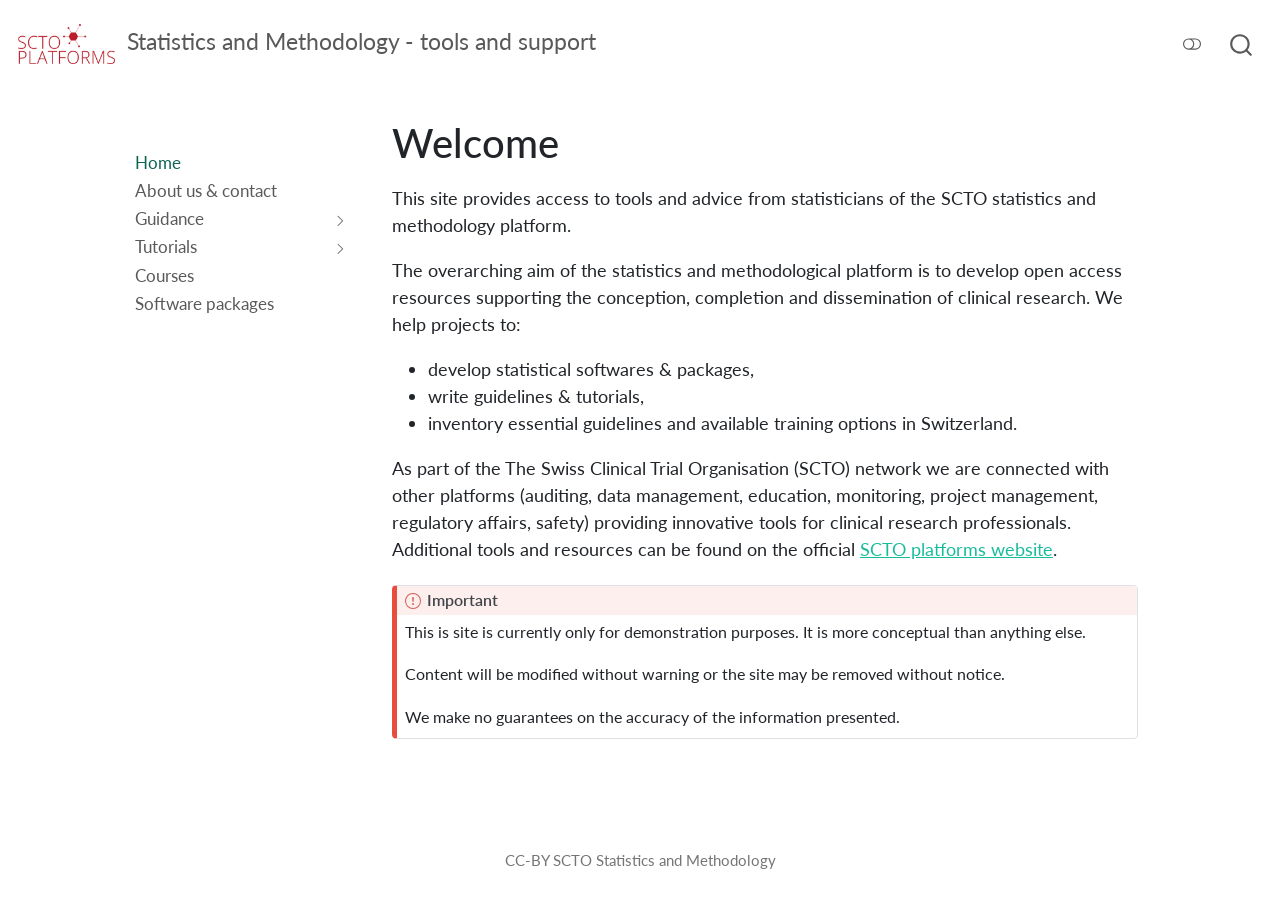
<file: index.html>
<!DOCTYPE html>
<html xmlns="http://www.w3.org/1999/xhtml" lang="en" xml:lang="en"><head>
  <meta charset="utf-8">
  <meta name="generator" content="quarto-0.9.80">
  <meta name="viewport" content="width=device-width, initial-scale=1.0, user-scalable=yes">
  <title>Statistics and Methodology - tools and support - Welcome</title>
  <style>
    code{white-space: pre-wrap;}
    span.smallcaps{font-variant: small-caps;}
    span.underline{text-decoration: underline;}
    div.column{display: inline-block; vertical-align: top; width: 50%;}
    div.hanging-indent{margin-left: 1.5em; text-indent: -1.5em;}
    ul.task-list{list-style: none;}
  </style>

  <script src="site_libs/quarto-nav/quarto-nav.js"></script>
  <script src="site_libs/quarto-nav/headroom.min.js"></script>
  <script src="site_libs/clipboard/clipboard.min.js"></script>
  <meta name="quarto:offset" content="./">
  <script src="site_libs/quarto-search/autocomplete.umd.js"></script>
  <script src="site_libs/quarto-search/fuse.min.js"></script>
  <script src="site_libs/quarto-search/quarto-search.js"></script>
  <link href="./docs/SCTO_Platforms.png" rel="icon" type="image/png">
  <script src="site_libs/quarto-html/quarto.js"></script>
  <script src="site_libs/quarto-html/popper.min.js"></script>
  <script src="site_libs/quarto-html/tippy.umd.min.js"></script>
  <script src="site_libs/quarto-html/anchor.min.js"></script>
  <link href="site_libs/quarto-html/tippy.css" rel="stylesheet">
  <link class="quarto-color-scheme" href="site_libs/quarto-html/quarto-syntax-highlighting.css" rel="stylesheet">
  <link class="quarto-color-scheme quarto-color-alternate" rel="prefetch" href="site_libs/quarto-html/quarto-syntax-highlighting-dark.css">
  <script src="site_libs/bootstrap/bootstrap.min.js"></script>
  <link href="site_libs/bootstrap/bootstrap-icons.css" rel="stylesheet">
  <link class="quarto-color-scheme" href="site_libs/bootstrap/bootstrap.min.css" rel="stylesheet">
  <link class="quarto-color-scheme quarto-color-alternate" rel="prefetch" href="site_libs/bootstrap/bootstrap-dark.min.css">
  <script id="quarto-search-options" type="application/json">{
    "location": "navbar",
    "copy-button": false,
    "collapse-after": 2,
    "panel-placement": "end",
    "type": "overlay",
    "limit": 20,
    "language": {
      "search-no-results-text": "No results",
      "search-matching-documents-text": "matching documents",
      "search-copy-link-title": "Copy link to search",
      "search-hide-matches-text": "Hide additional matches",
      "search-more-match-text": "more match in this document",
      "search-more-matches-text": "more matches in this document",
      "search-clear-button-title": "Clear",
      "search-detached-cancel-button-title": "Cancel",
      "search-submit-button-title": "Submit"
    }
  }</script>
  <!--[if lt IE 9]>
    <script src="//cdnjs.cloudflare.com/ajax/libs/html5shiv/3.7.3/html5shiv-printshiv.min.js"></script>
  <![endif]-->
  <link rel="stylesheet" href="styles.css">
</head>
<body class="floating fullcontent">
<div id="quarto-search-results"></div>
  <header id="quarto-header" class="headroom fixed-top">
    <nav class="navbar navbar-expand-lg navbar-dark ">
      <div class="navbar-container container-fluid">
      <a class="navbar-brand" href="./index.html">
    <img src="./docs/SCTO_Platforms.png" alt="">
    <span class="navbar-title">Statistics and Methodology - tools and support</span>
  </a>
          <button class="navbar-toggler" type="button" data-bs-toggle="collapse" data-bs-target="#navbarCollapse" aria-controls="navbarCollapse" aria-expanded="false" aria-label="Toggle navigation" onclick="if (window.quartoToggleHeadroom) { window.quartoToggleHeadroom(); }">
  <span class="navbar-toggler-icon"></span>
</button>
          <div class="collapse navbar-collapse" id="navbarCollapse">
            <ul class="navbar-nav navbar-nav-scroll me-auto">
  <li class="nav-item">
    <a class="nav-link active" href="./index.html" aria-current="page">Home</a>
  </li>  
</ul>
              <div class="quarto-toggle-container">
                  <a href="" class="quarto-color-scheme-toggle nav-link" onclick="window.quartoToggleColorScheme(); return false;" title="Toggle dark mode"><i class="bi"></i></a>
              </div>
              <div id="quarto-search" class="" title="Search"></div>
          </div> <!-- /navcollapse -->
      </div> <!-- /container-fluid -->
    </nav>
  <nav class="quarto-secondary-nav" data-bs-toggle="collapse" data-bs-target="#quarto-sidebar" aria-controls="quarto-sidebar" aria-expanded="false" aria-label="Toggle sidebar navigation" onclick="if (window.quartoToggleHeadroom) { window.quartoToggleHeadroom(); }">
    <div class="container-fluid d-flex justify-content-between">
      <h1 class="quarto-secondary-nav-title">Welcome</h1>
      <button type="button" class="quarto-btn-toggle btn">
        <i class="bi bi-chevron-right"></i>
      </button>
    </div>
  </nav>
</header>
<!-- content -->
<div id="quarto-content" class="quarto-container page-columns page-rows-contents page-layout-article page-navbar">
<!-- sidebar -->
  <nav id="quarto-sidebar" class="sidebar collapse sidebar-navigation floating overflow-auto">
      <div class="mt-2 flex-shrink-0 align-items-center">
        <div class="sidebar-search">
        <div id="quarto-search" class="" title="Search"></div>
        </div>
      </div>
    <div class="sidebar-menu-container"> 
    <ul class="list-unstyled mt-1">
        <li class="sidebar-item">
  <div class="sidebar-item-container"> 
  <a href="./index.html" class="sidebar-item-text sidebar-link active">Home</a>
  </div>
</li>
        <li class="sidebar-item">
  <div class="sidebar-item-container"> 
  <a href="./about.html" class="sidebar-item-text sidebar-link">About us &amp; contact</a>
  </div>
</li>
        <li class="sidebar-item sidebar-item-section">
    <div class="sidebar-item-container"> 
        <a class="sidebar-item-text sidebar-link text-start collapsed" data-bs-toggle="collapse" data-bs-target="#quarto-sidebar-section-guidance" aria-expanded="false">Guidance</a>
      <a class="sidebar-item-toggle text-start collapsed" data-bs-toggle="collapse" data-bs-target="#quarto-sidebar-section-guidance" aria-expanded="false">
        <i class="bi bi-chevron-right ms-2"></i>
      </a>
    </div>
    <ul id="quarto-sidebar-section-guidance" class="collapse list-unstyled sidebar-section depth1 ">  
        <li class="sidebar-item">
  <div class="sidebar-item-container"> 
  <a href="./DataSharing.html" class="sidebar-item-text sidebar-link">Data sharing</a>
  </div>
</li>
        <li class="sidebar-item">
  <div class="sidebar-item-container"> 
  <a href="./ReportingGuidelines.html" class="sidebar-item-text sidebar-link">Reporting guidelines</a>
  </div>
</li>
    </ul>
  </li>
        <li class="sidebar-item sidebar-item-section">
    <div class="sidebar-item-container"> 
        <a class="sidebar-item-text sidebar-link text-start collapsed" data-bs-toggle="collapse" data-bs-target="#quarto-sidebar-section-tutorials" aria-expanded="false">Tutorials</a>
      <a class="sidebar-item-toggle text-start collapsed" data-bs-toggle="collapse" data-bs-target="#quarto-sidebar-section-tutorials" aria-expanded="false">
        <i class="bi bi-chevron-right ms-2"></i>
      </a>
    </div>
    <ul id="quarto-sidebar-section-tutorials" class="collapse list-unstyled sidebar-section depth1 ">  
        <li class="sidebar-item">
  <div class="sidebar-item-container"> 
  <a href="./tutorials.html" class="sidebar-item-text sidebar-link">Overview</a>
  </div>
</li>
        <li class="sidebar-item">
  <div class="sidebar-item-container"> 
  <a href="./SampleSizeCalculation.html" class="sidebar-item-text sidebar-link">Sample size calculation</a>
  </div>
</li>
        <li class="sidebar-item">
  <div class="sidebar-item-container"> 
  <a href="./baselinetables.html" class="sidebar-item-text sidebar-link">Make a baseline table</a>
  </div>
</li>
    </ul>
  </li>
        <li class="sidebar-item">
  <div class="sidebar-item-container"> 
  <a href="./courses.html" class="sidebar-item-text sidebar-link">Courses</a>
  </div>
</li>
        <li class="sidebar-item">
  <div class="sidebar-item-container"> 
  <a href="./software.html" class="sidebar-item-text sidebar-link">Software packages</a>
  </div>
</li>
    </ul>
    </div>
</nav>
<!-- margin-sidebar -->
    
<!-- main -->
<main class="content" id="quarto-document-content">
<header id="title-block-header" class="quarto-title-block default">

<div class="quarto-title"><h1 class="title d-none d-lg-block display-7">Welcome</h1></div></header>
<p>This site provides access to tools and advice from statisticians of the SCTO statistics and methodology platform.</p>
<p>The overarching aim of the statistics and methodological platform is to develop open access resources supporting the conception, completion and dissemination of clinical research. We help projects to:</p>
<ul>
<li>develop statistical softwares &amp; packages,</li>
<li>write guidelines &amp; tutorials,</li>
<li>inventory essential guidelines and available training options in Switzerland.</li>
</ul>
<p>As part of the The Swiss Clinical Trial Organisation (SCTO) network we are connected with other platforms (auditing, data management, education, monitoring, project management, regulatory affairs, safety) providing innovative tools for clinical research professionals. Additional tools and resources can be found on the official <a href="https://www.sctoplatforms.ch/">SCTO platforms website</a>.</p>
<div class="callout-important callout callout-style-default callout-captioned">
<div class="callout-header d-flex align-content-center">
<div class="callout-icon-container">
<i class="callout-icon"></i>
</div>
<div class="callout-caption-container flex-fill">
Important
</div>
</div>
<div class="callout-body-container callout-body">
<p>This is site is currently only for demonstration purposes. It is more conceptual than anything else.</p>
<p>Content will be modified without warning or the site may be removed without notice.</p>
<p>We make no guarantees on the accuracy of the information presented.</p>
</div>
</div>


</main> <!-- /main -->
<script type="application/javascript">
window.document.addEventListener("DOMContentLoaded", function (event) {
  const disableStylesheet = (stylesheets) => {
    for (let i=0; i < stylesheets.length; i++) {
      const stylesheet = stylesheets[i];
      stylesheet.rel = 'prefetch';
    }
  }
  const enableStylesheet = (stylesheets) => {
    for (let i=0; i < stylesheets.length; i++) {
      const stylesheet = stylesheets[i];
      stylesheet.rel = 'stylesheet';
    }
  }
  const manageTransitions = (selector, allowTransitions) => {
    const els = window.document.querySelectorAll(selector);
    for (let i=0; i < els.length; i++) {
      const el = els[i];
      if (allowTransitions) {
        el.classList.remove('notransition');
      } else {
        el.classList.add('notransition');
      }
    }
  }
  const toggleColorMode = (alternate) => {
    // Switch the stylesheets
    const alternateStylesheets = window.document.querySelectorAll('link.quarto-color-scheme.quarto-color-alternate');
    manageTransitions('#quarto-margin-sidebar .nav-link', false);
    if (alternate) {
      enableStylesheet(alternateStylesheets);
    } else {
      disableStylesheet(alternateStylesheets);
    }
    manageTransitions('#quarto-margin-sidebar .nav-link', true);
    // Switch the toggles
    const toggles = window.document.querySelectorAll('.quarto-color-scheme-toggle');
    for (let i=0; i < toggles.length; i++) {
      const toggle = toggles[i];
      if (toggle) {
        if (alternate) {
          toggle.classList.add("alternate");     
        } else {
          toggle.classList.remove("alternate");
        }
      }
    }
  }
  const isFileUrl = () => { 
    return window.location.protocol === 'file:';
  }
  const hasAlternateSentinel = () => {  
    let styleSentinel = getColorSchemeSentinel();
    if (styleSentinel !== null) {
      return styleSentinel === "alternate";
    } else {
      return false;
    }
  }
  const setStyleSentinel = (alternate) => {
    const value = alternate ? "alternate" : "default";
    if (!isFileUrl()) {
      window.localStorage.setItem("quarto-color-scheme", value);
    } else {
      localAlternateSentinel = value;
    }
  }
  const getColorSchemeSentinel = () => {
    if (!isFileUrl()) {
      const storageValue = window.localStorage.getItem("quarto-color-scheme");
      return storageValue != null ? storageValue : localAlternateSentinel;
    } else {
      return localAlternateSentinel;
    }
  }
  let localAlternateSentinel = 'default';
  // Dark / light mode switch
  window.quartoToggleColorScheme = () => {
    // Read the current dark / light value 
    let toAlternate = !hasAlternateSentinel();
    toggleColorMode(toAlternate);
    setStyleSentinel(toAlternate);
  };
  // Ensure there is a toggle, if there isn't float one in the top right
  if (window.document.querySelector('.quarto-color-scheme-toggle') === null) {
    const a = window.document.createElement('a');
    a.classList.add('top-right');
    a.classList.add('quarto-color-scheme-toggle');
    a.href = "";
    a.onclick = function() { try { window.quartoToggleColorScheme(); } catch {} return false; };
    const i = window.document.createElement("i");
    i.classList.add('bi');
    a.appendChild(i);
    window.document.body.appendChild(a);
  }
  // Switch to dark mode if need be
  if (hasAlternateSentinel()) {
    toggleColorMode(true);
  } 
  const icon = "";
  const anchorJS = new window.AnchorJS();
  anchorJS.options = {
    placement: 'right',
    icon: icon
  };
  anchorJS.add('.anchored');
  const clipboard = new window.ClipboardJS('.code-copy-button', {
    target: function(trigger) {
      return trigger.previousElementSibling;
    }
  });
  clipboard.on('success', function(e) {
    // button target
    const button = e.trigger;
    // don't keep focus
    button.blur();
    // flash "checked"
    button.classList.add('code-copy-button-checked');
    setTimeout(function() {
      button.classList.remove('code-copy-button-checked');
    }, 1000);
    // clear code selection
    e.clearSelection();
  });
  function tippyHover(el, contentFn) {
    const config = {
      allowHTML: true,
      content: contentFn,
      maxWidth: 500,
      delay: 100,
      arrow: false,
      appendTo: function(el) {
          return el.parentElement;
      },
      interactive: true,
      interactiveBorder: 10,
      theme: 'quarto',
      placement: 'bottom-start'
    };
    window.tippy(el, config); 
  }
  const noterefs = window.document.querySelectorAll('a[role="doc-noteref"]');
  for (var i=0; i<noterefs.length; i++) {
    const ref = noterefs[i];
    tippyHover(ref, function() {
      let href = ref.getAttribute('href');
      try { href = new URL(href).hash; } catch {}
      const id = href.replace(/^#\/?/, "");
      const note = window.document.getElementById(id);
      return note.innerHTML;
    });
  }
  var bibliorefs = window.document.querySelectorAll('a[role="doc-biblioref"]');
  for (var i=0; i<bibliorefs.length; i++) {
    const ref = bibliorefs[i];
    const cites = ref.parentNode.getAttribute('data-cites').split(' ');
    tippyHover(ref, function() {
      var popup = window.document.createElement('div');
      cites.forEach(function(cite) {
        var citeDiv = window.document.createElement('div');
        citeDiv.classList.add('hanging-indent');
        citeDiv.classList.add('csl-entry');
        var biblioDiv = window.document.getElementById('ref-' + cite);
        if (biblioDiv) {
          citeDiv.innerHTML = biblioDiv.innerHTML;
        }
        popup.appendChild(citeDiv);
      });
      return popup.innerHTML;
    });
  }
});
</script>
</div> <!-- /content -->
<footer class="footer">
  <div class="nav-footer">
      <div class="nav-footer-center">CC-BY SCTO Statistics and Methodology</div>
  </div>
</footer>


</body></html>
</file>
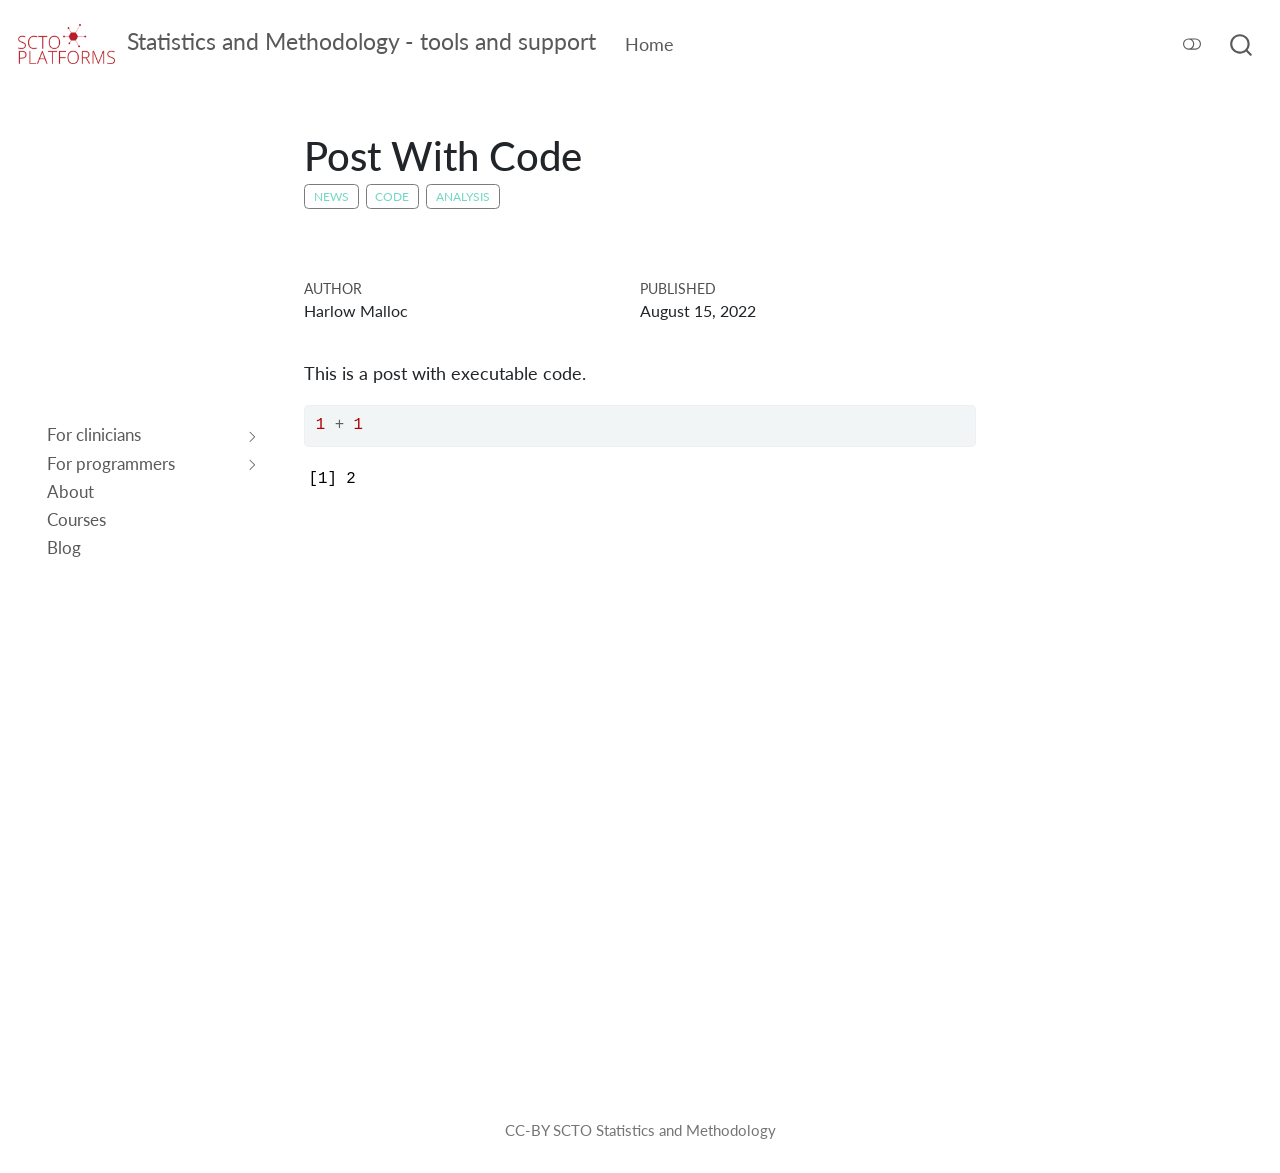
<file: blog/posts/post-with-code/index.html>
<!DOCTYPE html>
<html xmlns="http://www.w3.org/1999/xhtml" lang="en" xml:lang="en"><head>

<meta charset="utf-8">
<meta name="generator" content="quarto-1.0.37">

<meta name="viewport" content="width=device-width, initial-scale=1.0, user-scalable=yes">

<meta name="author" content="Harlow Malloc">
<meta name="dcterms.date" content="2022-08-15">

<title>Statistics and Methodology - tools and support - Post With Code</title>
<style>
code{white-space: pre-wrap;}
span.smallcaps{font-variant: small-caps;}
span.underline{text-decoration: underline;}
div.column{display: inline-block; vertical-align: top; width: 50%;}
div.hanging-indent{margin-left: 1.5em; text-indent: -1.5em;}
ul.task-list{list-style: none;}
pre > code.sourceCode { white-space: pre; position: relative; }
pre > code.sourceCode > span { display: inline-block; line-height: 1.25; }
pre > code.sourceCode > span:empty { height: 1.2em; }
.sourceCode { overflow: visible; }
code.sourceCode > span { color: inherit; text-decoration: inherit; }
div.sourceCode { margin: 1em 0; }
pre.sourceCode { margin: 0; }
@media screen {
div.sourceCode { overflow: auto; }
}
@media print {
pre > code.sourceCode { white-space: pre-wrap; }
pre > code.sourceCode > span { text-indent: -5em; padding-left: 5em; }
}
pre.numberSource code
  { counter-reset: source-line 0; }
pre.numberSource code > span
  { position: relative; left: -4em; counter-increment: source-line; }
pre.numberSource code > span > a:first-child::before
  { content: counter(source-line);
    position: relative; left: -1em; text-align: right; vertical-align: baseline;
    border: none; display: inline-block;
    -webkit-touch-callout: none; -webkit-user-select: none;
    -khtml-user-select: none; -moz-user-select: none;
    -ms-user-select: none; user-select: none;
    padding: 0 4px; width: 4em;
    color: #aaaaaa;
  }
pre.numberSource { margin-left: 3em; border-left: 1px solid #aaaaaa;  padding-left: 4px; }
div.sourceCode
  {   }
@media screen {
pre > code.sourceCode > span > a:first-child::before { text-decoration: underline; }
}
code span.al { color: #ff0000; font-weight: bold; } /* Alert */
code span.an { color: #60a0b0; font-weight: bold; font-style: italic; } /* Annotation */
code span.at { color: #7d9029; } /* Attribute */
code span.bn { color: #40a070; } /* BaseN */
code span.bu { } /* BuiltIn */
code span.cf { color: #007020; font-weight: bold; } /* ControlFlow */
code span.ch { color: #4070a0; } /* Char */
code span.cn { color: #880000; } /* Constant */
code span.co { color: #60a0b0; font-style: italic; } /* Comment */
code span.cv { color: #60a0b0; font-weight: bold; font-style: italic; } /* CommentVar */
code span.do { color: #ba2121; font-style: italic; } /* Documentation */
code span.dt { color: #902000; } /* DataType */
code span.dv { color: #40a070; } /* DecVal */
code span.er { color: #ff0000; font-weight: bold; } /* Error */
code span.ex { } /* Extension */
code span.fl { color: #40a070; } /* Float */
code span.fu { color: #06287e; } /* Function */
code span.im { } /* Import */
code span.in { color: #60a0b0; font-weight: bold; font-style: italic; } /* Information */
code span.kw { color: #007020; font-weight: bold; } /* Keyword */
code span.op { color: #666666; } /* Operator */
code span.ot { color: #007020; } /* Other */
code span.pp { color: #bc7a00; } /* Preprocessor */
code span.sc { color: #4070a0; } /* SpecialChar */
code span.ss { color: #bb6688; } /* SpecialString */
code span.st { color: #4070a0; } /* String */
code span.va { color: #19177c; } /* Variable */
code span.vs { color: #4070a0; } /* VerbatimString */
code span.wa { color: #60a0b0; font-weight: bold; font-style: italic; } /* Warning */
</style>


<script src="../../../site_libs/quarto-nav/quarto-nav.js"></script>
<script src="../../../site_libs/quarto-nav/headroom.min.js"></script>
<script src="../../../site_libs/clipboard/clipboard.min.js"></script>
<script src="../../../site_libs/quarto-search/autocomplete.umd.js"></script>
<script src="../../../site_libs/quarto-search/fuse.min.js"></script>
<script src="../../../site_libs/quarto-search/quarto-search.js"></script>
<meta name="quarto:offset" content="../../../">
<link href="../../../docs/SCTO_Platforms.png" rel="icon" type="image/png">
<script src="../../../site_libs/quarto-html/quarto.js"></script>
<script src="../../../site_libs/quarto-html/popper.min.js"></script>
<script src="../../../site_libs/quarto-html/tippy.umd.min.js"></script>
<script src="../../../site_libs/quarto-html/anchor.min.js"></script>
<link href="../../../site_libs/quarto-html/tippy.css" rel="stylesheet">
<link href="../../../site_libs/quarto-html/quarto-syntax-highlighting.css" rel="stylesheet" class="quarto-color-scheme" id="quarto-text-highlighting-styles">
<link href="../../../site_libs/quarto-html/quarto-syntax-highlighting-dark.css" rel="prefetch" class="quarto-color-scheme quarto-color-alternate" id="quarto-text-highlighting-styles">
<script src="../../../site_libs/bootstrap/bootstrap.min.js"></script>
<link href="../../../site_libs/bootstrap/bootstrap-icons.css" rel="stylesheet">
<link href="../../../site_libs/bootstrap/bootstrap.min.css" rel="stylesheet" class="quarto-color-scheme" id="quarto-bootstrap" data-mode="light">
<link href="../../../site_libs/bootstrap/bootstrap-dark.min.css" rel="prefetch" class="quarto-color-scheme quarto-color-alternate" id="quarto-bootstrap" data-mode="dark">
<script id="quarto-search-options" type="application/json">{
  "location": "navbar",
  "copy-button": false,
  "collapse-after": 3,
  "panel-placement": "end",
  "type": "overlay",
  "limit": 20,
  "language": {
    "search-no-results-text": "No results",
    "search-matching-documents-text": "matching documents",
    "search-copy-link-title": "Copy link to search",
    "search-hide-matches-text": "Hide additional matches",
    "search-more-match-text": "more match in this document",
    "search-more-matches-text": "more matches in this document",
    "search-clear-button-title": "Clear",
    "search-detached-cancel-button-title": "Cancel",
    "search-submit-button-title": "Submit"
  }
}</script>


<link rel="stylesheet" href="../../../styles.css">
</head>

<body class="nav-sidebar floating nav-fixed">


<div id="quarto-search-results"></div>
  <header id="quarto-header" class="headroom fixed-top">
    <nav class="navbar navbar-expand-lg navbar-dark ">
      <div class="navbar-container container-fluid">
      <a class="navbar-brand" href="../../../index.html">
    <img src="../../../docs/SCTO_Platforms.png" alt="">
    <span class="navbar-title">Statistics and Methodology - tools and support</span>
  </a>
          <button class="navbar-toggler" type="button" data-bs-toggle="collapse" data-bs-target="#navbarCollapse" aria-controls="navbarCollapse" aria-expanded="false" aria-label="Toggle navigation" onclick="if (window.quartoToggleHeadroom) { window.quartoToggleHeadroom(); }">
  <span class="navbar-toggler-icon"></span>
</button>
          <div class="collapse navbar-collapse" id="navbarCollapse">
            <ul class="navbar-nav navbar-nav-scroll me-auto">
  <li class="nav-item">
    <a class="nav-link" href="../../../index.html">Home</a>
  </li>  
</ul>
              <div class="quarto-toggle-container">
                  <a href="" class="quarto-color-scheme-toggle nav-link" onclick="window.quartoToggleColorScheme(); return false;" title="Toggle dark mode"><i class="bi"></i></a>
              </div>
              <div id="quarto-search" class="" title="Search"></div>
          </div> <!-- /navcollapse -->
      </div> <!-- /container-fluid -->
    </nav>
  <nav class="quarto-secondary-nav" data-bs-toggle="collapse" data-bs-target="#quarto-sidebar" aria-controls="quarto-sidebar" aria-expanded="false" aria-label="Toggle sidebar navigation" onclick="if (window.quartoToggleHeadroom) { window.quartoToggleHeadroom(); }">
    <div class="container-fluid d-flex justify-content-between">
      <h1 class="quarto-secondary-nav-title">Post With Code</h1>
      <button type="button" class="quarto-btn-toggle btn" aria-label="Show secondary navigation">
        <i class="bi bi-chevron-right"></i>
      </button>
    </div>
  </nav>
</header>
<!-- content -->
<header id="title-block-header" class="quarto-title-block default page-columns page-full">
  <div class="quarto-title-banner page-columns page-full">
    <div class="quarto-title column-body">
      <h1 class="title d-none d-lg-block">Post With Code</h1>
                                <div class="quarto-categories">
                <div class="quarto-category">news</div>
                <div class="quarto-category">code</div>
                <div class="quarto-category">analysis</div>
              </div>
                  </div>
  </div>
    
  
  <div class="quarto-title-meta">

      <div>
      <div class="quarto-title-meta-heading">Author</div>
      <div class="quarto-title-meta-contents">
               <p>Harlow Malloc </p>
            </div>
    </div>
      
      <div>
      <div class="quarto-title-meta-heading">Published</div>
      <div class="quarto-title-meta-contents">
        <p class="date">August 15, 2022</p>
      </div>
    </div>
      
    </div>
    
  
  </header><div id="quarto-content" class="quarto-container page-columns page-rows-contents page-layout-article page-navbar">
<!-- sidebar -->
  <nav id="quarto-sidebar" class="sidebar collapse sidebar-navigation floating overflow-auto">
      <div class="mt-2 flex-shrink-0 align-items-center">
        <div class="sidebar-search">
        <div id="quarto-search" class="" title="Search"></div>
        </div>
      </div>
    <div class="sidebar-menu-container"> 
    <ul class="list-unstyled mt-1">
        <li class="sidebar-item sidebar-item-section">
      <div class="sidebar-item-container"> 
            <a class="sidebar-item-text sidebar-link text-start collapsed" data-bs-toggle="collapse" data-bs-target="#quarto-sidebar-section-1" aria-expanded="false">For clinicians</a>
          <a class="sidebar-item-toggle text-start collapsed" data-bs-toggle="collapse" data-bs-target="#quarto-sidebar-section-1" aria-expanded="false">
            <i class="bi bi-chevron-right ms-2"></i>
          </a> 
      </div>
      <ul id="quarto-sidebar-section-1" class="collapse list-unstyled sidebar-section depth1 ">  
          <li class="sidebar-item">
  <div class="sidebar-item-container"> 
  <a href="../../../DataSharing.html" class="sidebar-item-text sidebar-link">Data sharing</a>
  </div>
</li>
          <li class="sidebar-item">
  <div class="sidebar-item-container"> 
  <a href="../../../ReportingGuidelines.html" class="sidebar-item-text sidebar-link">Reporting guidelines</a>
  </div>
</li>
          <li class="sidebar-item">
  <div class="sidebar-item-container"> 
  <a href="../../../SampleSizeCalculation.html" class="sidebar-item-text sidebar-link">Sample size calculation</a>
  </div>
</li>
      </ul>
  </li>
        <li class="sidebar-item sidebar-item-section">
      <div class="sidebar-item-container"> 
            <a class="sidebar-item-text sidebar-link text-start collapsed" data-bs-toggle="collapse" data-bs-target="#quarto-sidebar-section-2" aria-expanded="false">For programmers</a>
          <a class="sidebar-item-toggle text-start collapsed" data-bs-toggle="collapse" data-bs-target="#quarto-sidebar-section-2" aria-expanded="false">
            <i class="bi bi-chevron-right ms-2"></i>
          </a> 
      </div>
      <ul id="quarto-sidebar-section-2" class="collapse list-unstyled sidebar-section depth1 ">  
          <li class="sidebar-item">
  <div class="sidebar-item-container"> 
  <a href="../../../baselinetables.html" class="sidebar-item-text sidebar-link">Make a baseline table</a>
  </div>
</li>
          <li class="sidebar-item">
  <div class="sidebar-item-container"> 
  <a href="../../../software.html" class="sidebar-item-text sidebar-link">Software packages</a>
  </div>
</li>
      </ul>
  </li>
        <li class="sidebar-item">
  <div class="sidebar-item-container"> 
  <a href="../../../about.html" class="sidebar-item-text sidebar-link">About</a>
  </div>
</li>
        <li class="sidebar-item">
  <div class="sidebar-item-container"> 
  <a href="../../../courses.html" class="sidebar-item-text sidebar-link">Courses</a>
  </div>
</li>
        <li class="sidebar-item">
  <div class="sidebar-item-container"> 
  <a href="../../../blog/index.html" class="sidebar-item-text sidebar-link">Blog</a>
  </div>
</li>
    </ul>
    </div>
</nav>
<!-- margin-sidebar -->
    <div id="quarto-margin-sidebar" class="sidebar margin-sidebar">
        
    </div>
<!-- main -->
<main class="content quarto-banner-title-block" id="quarto-document-content">




<p>This is a post with executable code.</p>
<div class="cell">
<div class="sourceCode cell-code" id="cb1"><pre class="sourceCode r code-with-copy"><code class="sourceCode r"><span id="cb1-1"><a href="#cb1-1" aria-hidden="true" tabindex="-1"></a><span class="dv">1</span> <span class="sc">+</span> <span class="dv">1</span></span></code><button title="Copy to Clipboard" class="code-copy-button"><i class="bi"></i></button></pre></div>
<div class="cell-output cell-output-stdout">
<pre><code>[1] 2</code></pre>
</div>
</div>



</main> <!-- /main -->
<script id="quarto-html-after-body" type="application/javascript">
window.document.addEventListener("DOMContentLoaded", function (event) {
  const toggleBodyColorMode = (bsSheetEl) => {
    const mode = bsSheetEl.getAttribute("data-mode");
    const bodyEl = window.document.querySelector("body");
    if (mode === "dark") {
      bodyEl.classList.add("quarto-dark");
      bodyEl.classList.remove("quarto-light");
    } else {
      bodyEl.classList.add("quarto-light");
      bodyEl.classList.remove("quarto-dark");
    }
  }
  const toggleBodyColorPrimary = () => {
    const bsSheetEl = window.document.querySelector("link#quarto-bootstrap");
    if (bsSheetEl) {
      toggleBodyColorMode(bsSheetEl);
    }
  }
  toggleBodyColorPrimary();  
  const disableStylesheet = (stylesheets) => {
    for (let i=0; i < stylesheets.length; i++) {
      const stylesheet = stylesheets[i];
      stylesheet.rel = 'prefetch';
    }
  }
  const enableStylesheet = (stylesheets) => {
    for (let i=0; i < stylesheets.length; i++) {
      const stylesheet = stylesheets[i];
      stylesheet.rel = 'stylesheet';
    }
  }
  const manageTransitions = (selector, allowTransitions) => {
    const els = window.document.querySelectorAll(selector);
    for (let i=0; i < els.length; i++) {
      const el = els[i];
      if (allowTransitions) {
        el.classList.remove('notransition');
      } else {
        el.classList.add('notransition');
      }
    }
  }
  const toggleColorMode = (alternate) => {
    // Switch the stylesheets
    const alternateStylesheets = window.document.querySelectorAll('link.quarto-color-scheme.quarto-color-alternate');
    manageTransitions('#quarto-margin-sidebar .nav-link', false);
    if (alternate) {
      enableStylesheet(alternateStylesheets);
      for (const sheetNode of alternateStylesheets) {
        if (sheetNode.id === "quarto-bootstrap") {
          toggleBodyColorMode(sheetNode);
        }
      }
    } else {
      disableStylesheet(alternateStylesheets);
      toggleBodyColorPrimary();
    }
    manageTransitions('#quarto-margin-sidebar .nav-link', true);
    // Switch the toggles
    const toggles = window.document.querySelectorAll('.quarto-color-scheme-toggle');
    for (let i=0; i < toggles.length; i++) {
      const toggle = toggles[i];
      if (toggle) {
        if (alternate) {
          toggle.classList.add("alternate");     
        } else {
          toggle.classList.remove("alternate");
        }
      }
    }
  }
  const isFileUrl = () => { 
    return window.location.protocol === 'file:';
  }
  const hasAlternateSentinel = () => {  
    let styleSentinel = getColorSchemeSentinel();
    if (styleSentinel !== null) {
      return styleSentinel === "alternate";
    } else {
      return false;
    }
  }
  const setStyleSentinel = (alternate) => {
    const value = alternate ? "alternate" : "default";
    if (!isFileUrl()) {
      window.localStorage.setItem("quarto-color-scheme", value);
    } else {
      localAlternateSentinel = value;
    }
  }
  const getColorSchemeSentinel = () => {
    if (!isFileUrl()) {
      const storageValue = window.localStorage.getItem("quarto-color-scheme");
      return storageValue != null ? storageValue : localAlternateSentinel;
    } else {
      return localAlternateSentinel;
    }
  }
  let localAlternateSentinel = 'default';
  // Dark / light mode switch
  window.quartoToggleColorScheme = () => {
    // Read the current dark / light value 
    let toAlternate = !hasAlternateSentinel();
    toggleColorMode(toAlternate);
    setStyleSentinel(toAlternate);
  };
  // Ensure there is a toggle, if there isn't float one in the top right
  if (window.document.querySelector('.quarto-color-scheme-toggle') === null) {
    const a = window.document.createElement('a');
    a.classList.add('top-right');
    a.classList.add('quarto-color-scheme-toggle');
    a.href = "";
    a.onclick = function() { try { window.quartoToggleColorScheme(); } catch {} return false; };
    const i = window.document.createElement("i");
    i.classList.add('bi');
    a.appendChild(i);
    window.document.body.appendChild(a);
  }
  // Switch to dark mode if need be
  if (hasAlternateSentinel()) {
    toggleColorMode(true);
  } 
  const icon = "";
  const anchorJS = new window.AnchorJS();
  anchorJS.options = {
    placement: 'right',
    icon: icon
  };
  anchorJS.add('.anchored');
  const clipboard = new window.ClipboardJS('.code-copy-button', {
    target: function(trigger) {
      return trigger.previousElementSibling;
    }
  });
  clipboard.on('success', function(e) {
    // button target
    const button = e.trigger;
    // don't keep focus
    button.blur();
    // flash "checked"
    button.classList.add('code-copy-button-checked');
    var currentTitle = button.getAttribute("title");
    button.setAttribute("title", "Copied!");
    setTimeout(function() {
      button.setAttribute("title", currentTitle);
      button.classList.remove('code-copy-button-checked');
    }, 1000);
    // clear code selection
    e.clearSelection();
  });
  function tippyHover(el, contentFn) {
    const config = {
      allowHTML: true,
      content: contentFn,
      maxWidth: 500,
      delay: 100,
      arrow: false,
      appendTo: function(el) {
          return el.parentElement;
      },
      interactive: true,
      interactiveBorder: 10,
      theme: 'quarto',
      placement: 'bottom-start'
    };
    window.tippy(el, config); 
  }
  const noterefs = window.document.querySelectorAll('a[role="doc-noteref"]');
  for (var i=0; i<noterefs.length; i++) {
    const ref = noterefs[i];
    tippyHover(ref, function() {
      let href = ref.getAttribute('href');
      try { href = new URL(href).hash; } catch {}
      const id = href.replace(/^#\/?/, "");
      const note = window.document.getElementById(id);
      return note.innerHTML;
    });
  }
  var bibliorefs = window.document.querySelectorAll('a[role="doc-biblioref"]');
  for (var i=0; i<bibliorefs.length; i++) {
    const ref = bibliorefs[i];
    const cites = ref.parentNode.getAttribute('data-cites').split(' ');
    tippyHover(ref, function() {
      var popup = window.document.createElement('div');
      cites.forEach(function(cite) {
        var citeDiv = window.document.createElement('div');
        citeDiv.classList.add('hanging-indent');
        citeDiv.classList.add('csl-entry');
        var biblioDiv = window.document.getElementById('ref-' + cite);
        if (biblioDiv) {
          citeDiv.innerHTML = biblioDiv.innerHTML;
        }
        popup.appendChild(citeDiv);
      });
      return popup.innerHTML;
    });
  }
});
</script>
</div> <!-- /content -->
<footer class="footer">
  <div class="nav-footer">
      <div class="nav-footer-center">CC-BY SCTO Statistics and Methodology</div>
  </div>
</footer>



</body></html>
</file>
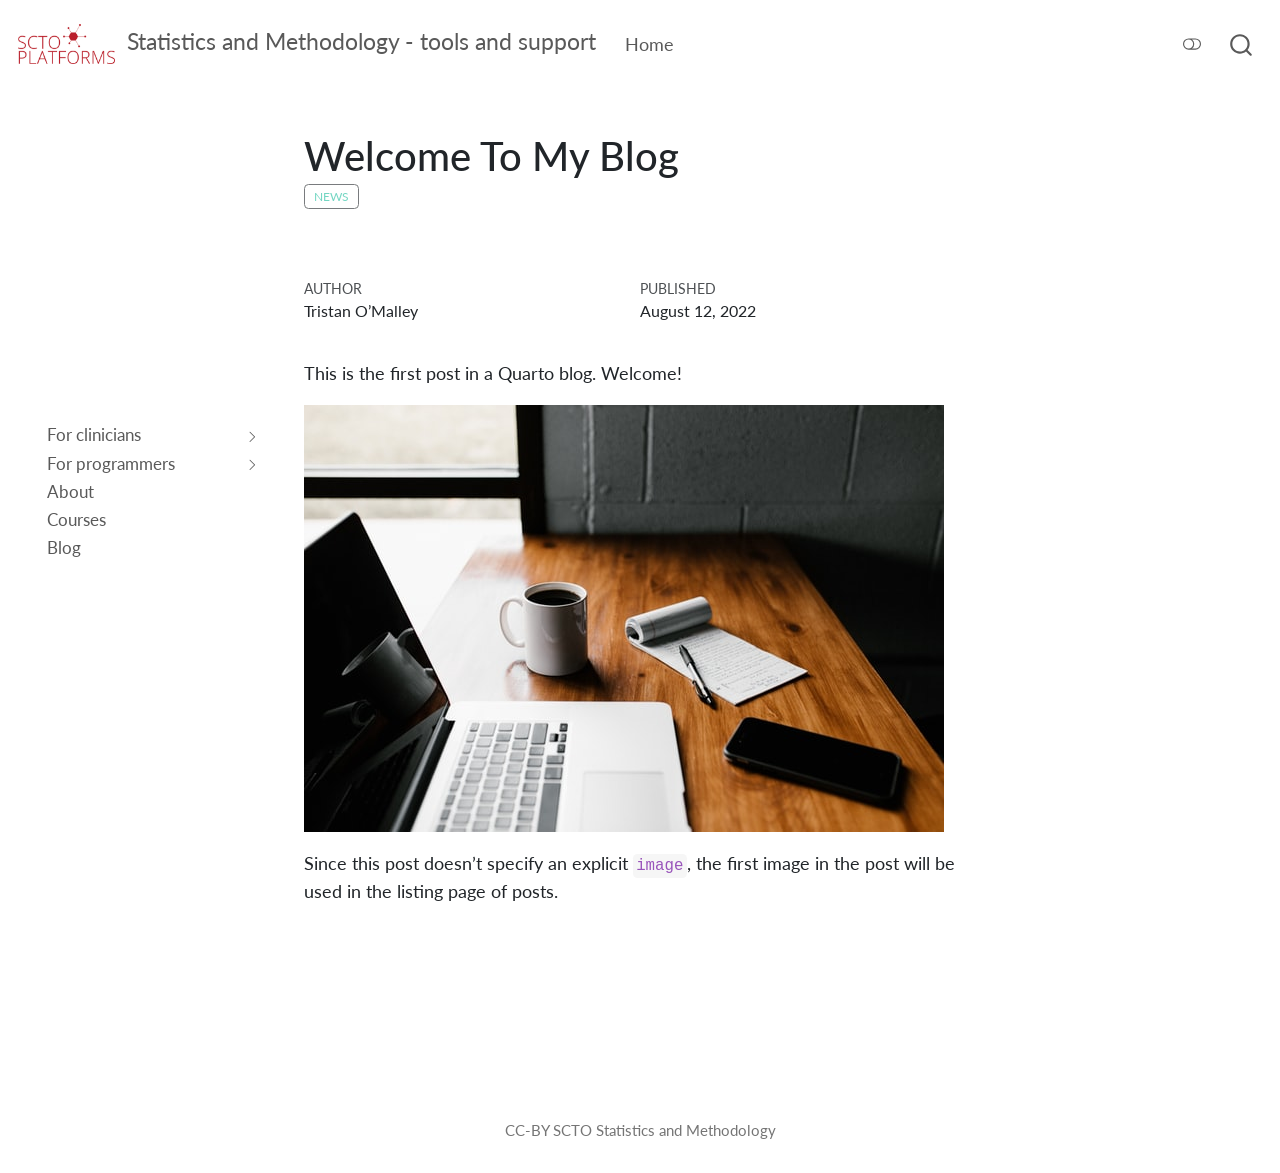
<file: blog/posts/welcome/index.html>
<!DOCTYPE html>
<html xmlns="http://www.w3.org/1999/xhtml" lang="en" xml:lang="en"><head>

<meta charset="utf-8">
<meta name="generator" content="quarto-1.0.37">

<meta name="viewport" content="width=device-width, initial-scale=1.0, user-scalable=yes">

<meta name="author" content="Tristan O’Malley">
<meta name="dcterms.date" content="2022-08-12">

<title>Statistics and Methodology - tools and support - Welcome To My Blog</title>
<style>
code{white-space: pre-wrap;}
span.smallcaps{font-variant: small-caps;}
span.underline{text-decoration: underline;}
div.column{display: inline-block; vertical-align: top; width: 50%;}
div.hanging-indent{margin-left: 1.5em; text-indent: -1.5em;}
ul.task-list{list-style: none;}
</style>


<script src="../../../site_libs/quarto-nav/quarto-nav.js"></script>
<script src="../../../site_libs/quarto-nav/headroom.min.js"></script>
<script src="../../../site_libs/clipboard/clipboard.min.js"></script>
<script src="../../../site_libs/quarto-search/autocomplete.umd.js"></script>
<script src="../../../site_libs/quarto-search/fuse.min.js"></script>
<script src="../../../site_libs/quarto-search/quarto-search.js"></script>
<meta name="quarto:offset" content="../../../">
<link href="../../../docs/SCTO_Platforms.png" rel="icon" type="image/png">
<script src="../../../site_libs/quarto-html/quarto.js"></script>
<script src="../../../site_libs/quarto-html/popper.min.js"></script>
<script src="../../../site_libs/quarto-html/tippy.umd.min.js"></script>
<script src="../../../site_libs/quarto-html/anchor.min.js"></script>
<link href="../../../site_libs/quarto-html/tippy.css" rel="stylesheet">
<link href="../../../site_libs/quarto-html/quarto-syntax-highlighting.css" rel="stylesheet" class="quarto-color-scheme" id="quarto-text-highlighting-styles">
<link href="../../../site_libs/quarto-html/quarto-syntax-highlighting-dark.css" rel="prefetch" class="quarto-color-scheme quarto-color-alternate" id="quarto-text-highlighting-styles">
<script src="../../../site_libs/bootstrap/bootstrap.min.js"></script>
<link href="../../../site_libs/bootstrap/bootstrap-icons.css" rel="stylesheet">
<link href="../../../site_libs/bootstrap/bootstrap.min.css" rel="stylesheet" class="quarto-color-scheme" id="quarto-bootstrap" data-mode="light">
<link href="../../../site_libs/bootstrap/bootstrap-dark.min.css" rel="prefetch" class="quarto-color-scheme quarto-color-alternate" id="quarto-bootstrap" data-mode="dark">
<script id="quarto-search-options" type="application/json">{
  "location": "navbar",
  "copy-button": false,
  "collapse-after": 3,
  "panel-placement": "end",
  "type": "overlay",
  "limit": 20,
  "language": {
    "search-no-results-text": "No results",
    "search-matching-documents-text": "matching documents",
    "search-copy-link-title": "Copy link to search",
    "search-hide-matches-text": "Hide additional matches",
    "search-more-match-text": "more match in this document",
    "search-more-matches-text": "more matches in this document",
    "search-clear-button-title": "Clear",
    "search-detached-cancel-button-title": "Cancel",
    "search-submit-button-title": "Submit"
  }
}</script>


<link rel="stylesheet" href="../../../styles.css">
</head>

<body class="nav-sidebar floating nav-fixed">


<div id="quarto-search-results"></div>
  <header id="quarto-header" class="headroom fixed-top">
    <nav class="navbar navbar-expand-lg navbar-dark ">
      <div class="navbar-container container-fluid">
      <a class="navbar-brand" href="../../../index.html">
    <img src="../../../docs/SCTO_Platforms.png" alt="">
    <span class="navbar-title">Statistics and Methodology - tools and support</span>
  </a>
          <button class="navbar-toggler" type="button" data-bs-toggle="collapse" data-bs-target="#navbarCollapse" aria-controls="navbarCollapse" aria-expanded="false" aria-label="Toggle navigation" onclick="if (window.quartoToggleHeadroom) { window.quartoToggleHeadroom(); }">
  <span class="navbar-toggler-icon"></span>
</button>
          <div class="collapse navbar-collapse" id="navbarCollapse">
            <ul class="navbar-nav navbar-nav-scroll me-auto">
  <li class="nav-item">
    <a class="nav-link" href="../../../index.html">Home</a>
  </li>  
</ul>
              <div class="quarto-toggle-container">
                  <a href="" class="quarto-color-scheme-toggle nav-link" onclick="window.quartoToggleColorScheme(); return false;" title="Toggle dark mode"><i class="bi"></i></a>
              </div>
              <div id="quarto-search" class="" title="Search"></div>
          </div> <!-- /navcollapse -->
      </div> <!-- /container-fluid -->
    </nav>
  <nav class="quarto-secondary-nav" data-bs-toggle="collapse" data-bs-target="#quarto-sidebar" aria-controls="quarto-sidebar" aria-expanded="false" aria-label="Toggle sidebar navigation" onclick="if (window.quartoToggleHeadroom) { window.quartoToggleHeadroom(); }">
    <div class="container-fluid d-flex justify-content-between">
      <h1 class="quarto-secondary-nav-title">Welcome To My Blog</h1>
      <button type="button" class="quarto-btn-toggle btn" aria-label="Show secondary navigation">
        <i class="bi bi-chevron-right"></i>
      </button>
    </div>
  </nav>
</header>
<!-- content -->
<header id="title-block-header" class="quarto-title-block default page-columns page-full">
  <div class="quarto-title-banner page-columns page-full">
    <div class="quarto-title column-body">
      <h1 class="title d-none d-lg-block">Welcome To My Blog</h1>
                                <div class="quarto-categories">
                <div class="quarto-category">news</div>
              </div>
                  </div>
  </div>
    
  
  <div class="quarto-title-meta">

      <div>
      <div class="quarto-title-meta-heading">Author</div>
      <div class="quarto-title-meta-contents">
               <p>Tristan O’Malley </p>
            </div>
    </div>
      
      <div>
      <div class="quarto-title-meta-heading">Published</div>
      <div class="quarto-title-meta-contents">
        <p class="date">August 12, 2022</p>
      </div>
    </div>
      
    </div>
    
  
  </header><div id="quarto-content" class="quarto-container page-columns page-rows-contents page-layout-article page-navbar">
<!-- sidebar -->
  <nav id="quarto-sidebar" class="sidebar collapse sidebar-navigation floating overflow-auto">
      <div class="mt-2 flex-shrink-0 align-items-center">
        <div class="sidebar-search">
        <div id="quarto-search" class="" title="Search"></div>
        </div>
      </div>
    <div class="sidebar-menu-container"> 
    <ul class="list-unstyled mt-1">
        <li class="sidebar-item sidebar-item-section">
      <div class="sidebar-item-container"> 
            <a class="sidebar-item-text sidebar-link text-start collapsed" data-bs-toggle="collapse" data-bs-target="#quarto-sidebar-section-1" aria-expanded="false">For clinicians</a>
          <a class="sidebar-item-toggle text-start collapsed" data-bs-toggle="collapse" data-bs-target="#quarto-sidebar-section-1" aria-expanded="false">
            <i class="bi bi-chevron-right ms-2"></i>
          </a> 
      </div>
      <ul id="quarto-sidebar-section-1" class="collapse list-unstyled sidebar-section depth1 ">  
          <li class="sidebar-item">
  <div class="sidebar-item-container"> 
  <a href="../../../DataSharing.html" class="sidebar-item-text sidebar-link">Data sharing</a>
  </div>
</li>
          <li class="sidebar-item">
  <div class="sidebar-item-container"> 
  <a href="../../../ReportingGuidelines.html" class="sidebar-item-text sidebar-link">Reporting guidelines</a>
  </div>
</li>
          <li class="sidebar-item">
  <div class="sidebar-item-container"> 
  <a href="../../../SampleSizeCalculation.html" class="sidebar-item-text sidebar-link">Sample size calculation</a>
  </div>
</li>
      </ul>
  </li>
        <li class="sidebar-item sidebar-item-section">
      <div class="sidebar-item-container"> 
            <a class="sidebar-item-text sidebar-link text-start collapsed" data-bs-toggle="collapse" data-bs-target="#quarto-sidebar-section-2" aria-expanded="false">For programmers</a>
          <a class="sidebar-item-toggle text-start collapsed" data-bs-toggle="collapse" data-bs-target="#quarto-sidebar-section-2" aria-expanded="false">
            <i class="bi bi-chevron-right ms-2"></i>
          </a> 
      </div>
      <ul id="quarto-sidebar-section-2" class="collapse list-unstyled sidebar-section depth1 ">  
          <li class="sidebar-item">
  <div class="sidebar-item-container"> 
  <a href="../../../baselinetables.html" class="sidebar-item-text sidebar-link">Make a baseline table</a>
  </div>
</li>
          <li class="sidebar-item">
  <div class="sidebar-item-container"> 
  <a href="../../../software.html" class="sidebar-item-text sidebar-link">Software packages</a>
  </div>
</li>
      </ul>
  </li>
        <li class="sidebar-item">
  <div class="sidebar-item-container"> 
  <a href="../../../about.html" class="sidebar-item-text sidebar-link">About</a>
  </div>
</li>
        <li class="sidebar-item">
  <div class="sidebar-item-container"> 
  <a href="../../../courses.html" class="sidebar-item-text sidebar-link">Courses</a>
  </div>
</li>
        <li class="sidebar-item">
  <div class="sidebar-item-container"> 
  <a href="../../../blog/index.html" class="sidebar-item-text sidebar-link">Blog</a>
  </div>
</li>
    </ul>
    </div>
</nav>
<!-- margin-sidebar -->
    <div id="quarto-margin-sidebar" class="sidebar margin-sidebar">
        
    </div>
<!-- main -->
<main class="content quarto-banner-title-block" id="quarto-document-content">




<p>This is the first post in a Quarto blog. Welcome!</p>
<p><img src="thumbnail.jpg" class="img-fluid"></p>
<p>Since this post doesn’t specify an explicit <code>image</code>, the first image in the post will be used in the listing page of posts.</p>



</main> <!-- /main -->
<script id="quarto-html-after-body" type="application/javascript">
window.document.addEventListener("DOMContentLoaded", function (event) {
  const toggleBodyColorMode = (bsSheetEl) => {
    const mode = bsSheetEl.getAttribute("data-mode");
    const bodyEl = window.document.querySelector("body");
    if (mode === "dark") {
      bodyEl.classList.add("quarto-dark");
      bodyEl.classList.remove("quarto-light");
    } else {
      bodyEl.classList.add("quarto-light");
      bodyEl.classList.remove("quarto-dark");
    }
  }
  const toggleBodyColorPrimary = () => {
    const bsSheetEl = window.document.querySelector("link#quarto-bootstrap");
    if (bsSheetEl) {
      toggleBodyColorMode(bsSheetEl);
    }
  }
  toggleBodyColorPrimary();  
  const disableStylesheet = (stylesheets) => {
    for (let i=0; i < stylesheets.length; i++) {
      const stylesheet = stylesheets[i];
      stylesheet.rel = 'prefetch';
    }
  }
  const enableStylesheet = (stylesheets) => {
    for (let i=0; i < stylesheets.length; i++) {
      const stylesheet = stylesheets[i];
      stylesheet.rel = 'stylesheet';
    }
  }
  const manageTransitions = (selector, allowTransitions) => {
    const els = window.document.querySelectorAll(selector);
    for (let i=0; i < els.length; i++) {
      const el = els[i];
      if (allowTransitions) {
        el.classList.remove('notransition');
      } else {
        el.classList.add('notransition');
      }
    }
  }
  const toggleColorMode = (alternate) => {
    // Switch the stylesheets
    const alternateStylesheets = window.document.querySelectorAll('link.quarto-color-scheme.quarto-color-alternate');
    manageTransitions('#quarto-margin-sidebar .nav-link', false);
    if (alternate) {
      enableStylesheet(alternateStylesheets);
      for (const sheetNode of alternateStylesheets) {
        if (sheetNode.id === "quarto-bootstrap") {
          toggleBodyColorMode(sheetNode);
        }
      }
    } else {
      disableStylesheet(alternateStylesheets);
      toggleBodyColorPrimary();
    }
    manageTransitions('#quarto-margin-sidebar .nav-link', true);
    // Switch the toggles
    const toggles = window.document.querySelectorAll('.quarto-color-scheme-toggle');
    for (let i=0; i < toggles.length; i++) {
      const toggle = toggles[i];
      if (toggle) {
        if (alternate) {
          toggle.classList.add("alternate");     
        } else {
          toggle.classList.remove("alternate");
        }
      }
    }
  }
  const isFileUrl = () => { 
    return window.location.protocol === 'file:';
  }
  const hasAlternateSentinel = () => {  
    let styleSentinel = getColorSchemeSentinel();
    if (styleSentinel !== null) {
      return styleSentinel === "alternate";
    } else {
      return false;
    }
  }
  const setStyleSentinel = (alternate) => {
    const value = alternate ? "alternate" : "default";
    if (!isFileUrl()) {
      window.localStorage.setItem("quarto-color-scheme", value);
    } else {
      localAlternateSentinel = value;
    }
  }
  const getColorSchemeSentinel = () => {
    if (!isFileUrl()) {
      const storageValue = window.localStorage.getItem("quarto-color-scheme");
      return storageValue != null ? storageValue : localAlternateSentinel;
    } else {
      return localAlternateSentinel;
    }
  }
  let localAlternateSentinel = 'default';
  // Dark / light mode switch
  window.quartoToggleColorScheme = () => {
    // Read the current dark / light value 
    let toAlternate = !hasAlternateSentinel();
    toggleColorMode(toAlternate);
    setStyleSentinel(toAlternate);
  };
  // Ensure there is a toggle, if there isn't float one in the top right
  if (window.document.querySelector('.quarto-color-scheme-toggle') === null) {
    const a = window.document.createElement('a');
    a.classList.add('top-right');
    a.classList.add('quarto-color-scheme-toggle');
    a.href = "";
    a.onclick = function() { try { window.quartoToggleColorScheme(); } catch {} return false; };
    const i = window.document.createElement("i");
    i.classList.add('bi');
    a.appendChild(i);
    window.document.body.appendChild(a);
  }
  // Switch to dark mode if need be
  if (hasAlternateSentinel()) {
    toggleColorMode(true);
  } 
  const icon = "";
  const anchorJS = new window.AnchorJS();
  anchorJS.options = {
    placement: 'right',
    icon: icon
  };
  anchorJS.add('.anchored');
  const clipboard = new window.ClipboardJS('.code-copy-button', {
    target: function(trigger) {
      return trigger.previousElementSibling;
    }
  });
  clipboard.on('success', function(e) {
    // button target
    const button = e.trigger;
    // don't keep focus
    button.blur();
    // flash "checked"
    button.classList.add('code-copy-button-checked');
    var currentTitle = button.getAttribute("title");
    button.setAttribute("title", "Copied!");
    setTimeout(function() {
      button.setAttribute("title", currentTitle);
      button.classList.remove('code-copy-button-checked');
    }, 1000);
    // clear code selection
    e.clearSelection();
  });
  function tippyHover(el, contentFn) {
    const config = {
      allowHTML: true,
      content: contentFn,
      maxWidth: 500,
      delay: 100,
      arrow: false,
      appendTo: function(el) {
          return el.parentElement;
      },
      interactive: true,
      interactiveBorder: 10,
      theme: 'quarto',
      placement: 'bottom-start'
    };
    window.tippy(el, config); 
  }
  const noterefs = window.document.querySelectorAll('a[role="doc-noteref"]');
  for (var i=0; i<noterefs.length; i++) {
    const ref = noterefs[i];
    tippyHover(ref, function() {
      let href = ref.getAttribute('href');
      try { href = new URL(href).hash; } catch {}
      const id = href.replace(/^#\/?/, "");
      const note = window.document.getElementById(id);
      return note.innerHTML;
    });
  }
  var bibliorefs = window.document.querySelectorAll('a[role="doc-biblioref"]');
  for (var i=0; i<bibliorefs.length; i++) {
    const ref = bibliorefs[i];
    const cites = ref.parentNode.getAttribute('data-cites').split(' ');
    tippyHover(ref, function() {
      var popup = window.document.createElement('div');
      cites.forEach(function(cite) {
        var citeDiv = window.document.createElement('div');
        citeDiv.classList.add('hanging-indent');
        citeDiv.classList.add('csl-entry');
        var biblioDiv = window.document.getElementById('ref-' + cite);
        if (biblioDiv) {
          citeDiv.innerHTML = biblioDiv.innerHTML;
        }
        popup.appendChild(citeDiv);
      });
      return popup.innerHTML;
    });
  }
});
</script>
</div> <!-- /content -->
<footer class="footer">
  <div class="nav-footer">
      <div class="nav-footer-center">CC-BY SCTO Statistics and Methodology</div>
  </div>
</footer>



</body></html>
</file>
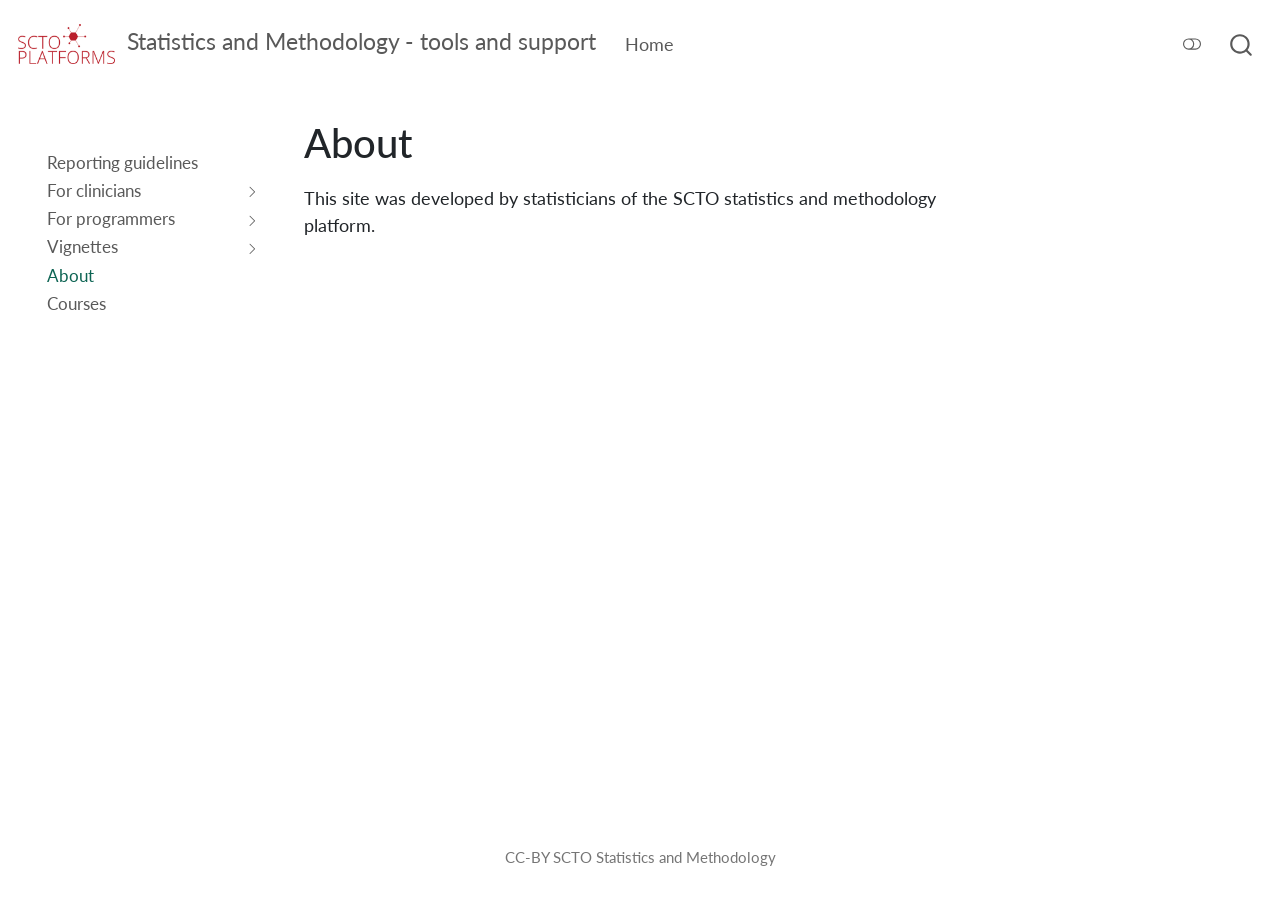
<file: about.html>
<!DOCTYPE html>
<html xmlns="http://www.w3.org/1999/xhtml" lang="en" xml:lang="en"><head>

<meta charset="utf-8">
<meta name="generator" content="quarto-1.0.37">

<meta name="viewport" content="width=device-width, initial-scale=1.0, user-scalable=yes">


<title>Statistics and Methodology - tools and support - About</title>
<style>
code{white-space: pre-wrap;}
span.smallcaps{font-variant: small-caps;}
span.underline{text-decoration: underline;}
div.column{display: inline-block; vertical-align: top; width: 50%;}
div.hanging-indent{margin-left: 1.5em; text-indent: -1.5em;}
ul.task-list{list-style: none;}
</style>


<script src="site_libs/quarto-nav/quarto-nav.js"></script>
<script src="site_libs/quarto-nav/headroom.min.js"></script>
<script src="site_libs/clipboard/clipboard.min.js"></script>
<script src="site_libs/quarto-search/autocomplete.umd.js"></script>
<script src="site_libs/quarto-search/fuse.min.js"></script>
<script src="site_libs/quarto-search/quarto-search.js"></script>
<meta name="quarto:offset" content="./">
<link href="./docs/SCTO_Platforms.png" rel="icon" type="image/png">
<script src="site_libs/quarto-html/quarto.js"></script>
<script src="site_libs/quarto-html/popper.min.js"></script>
<script src="site_libs/quarto-html/tippy.umd.min.js"></script>
<script src="site_libs/quarto-html/anchor.min.js"></script>
<link href="site_libs/quarto-html/tippy.css" rel="stylesheet">
<link href="site_libs/quarto-html/quarto-syntax-highlighting.css" rel="stylesheet" class="quarto-color-scheme" id="quarto-text-highlighting-styles">
<link href="site_libs/quarto-html/quarto-syntax-highlighting-dark.css" rel="prefetch" class="quarto-color-scheme quarto-color-alternate" id="quarto-text-highlighting-styles">
<script src="site_libs/bootstrap/bootstrap.min.js"></script>
<link href="site_libs/bootstrap/bootstrap-icons.css" rel="stylesheet">
<link href="site_libs/bootstrap/bootstrap.min.css" rel="stylesheet" class="quarto-color-scheme" id="quarto-bootstrap" data-mode="light">
<link href="site_libs/bootstrap/bootstrap-dark.min.css" rel="prefetch" class="quarto-color-scheme quarto-color-alternate" id="quarto-bootstrap" data-mode="dark">
<script id="quarto-search-options" type="application/json">{
  "location": "navbar",
  "copy-button": false,
  "collapse-after": 3,
  "panel-placement": "end",
  "type": "overlay",
  "limit": 20,
  "language": {
    "search-no-results-text": "No results",
    "search-matching-documents-text": "matching documents",
    "search-copy-link-title": "Copy link to search",
    "search-hide-matches-text": "Hide additional matches",
    "search-more-match-text": "more match in this document",
    "search-more-matches-text": "more matches in this document",
    "search-clear-button-title": "Clear",
    "search-detached-cancel-button-title": "Cancel",
    "search-submit-button-title": "Submit"
  }
}</script>


<link rel="stylesheet" href="styles.css">
</head>

<body class="nav-sidebar floating nav-fixed">


<div id="quarto-search-results"></div>
  <header id="quarto-header" class="headroom fixed-top">
    <nav class="navbar navbar-expand-lg navbar-dark ">
      <div class="navbar-container container-fluid">
      <a class="navbar-brand" href="./index.html">
    <img src="./docs/SCTO_Platforms.png" alt="">
    <span class="navbar-title">Statistics and Methodology - tools and support</span>
  </a>
          <button class="navbar-toggler" type="button" data-bs-toggle="collapse" data-bs-target="#navbarCollapse" aria-controls="navbarCollapse" aria-expanded="false" aria-label="Toggle navigation" onclick="if (window.quartoToggleHeadroom) { window.quartoToggleHeadroom(); }">
  <span class="navbar-toggler-icon"></span>
</button>
          <div class="collapse navbar-collapse" id="navbarCollapse">
            <ul class="navbar-nav navbar-nav-scroll me-auto">
  <li class="nav-item">
    <a class="nav-link" href="./index.html">Home</a>
  </li>  
</ul>
              <div class="quarto-toggle-container">
                  <a href="" class="quarto-color-scheme-toggle nav-link" onclick="window.quartoToggleColorScheme(); return false;" title="Toggle dark mode"><i class="bi"></i></a>
              </div>
              <div id="quarto-search" class="" title="Search"></div>
          </div> <!-- /navcollapse -->
      </div> <!-- /container-fluid -->
    </nav>
  <nav class="quarto-secondary-nav" data-bs-toggle="collapse" data-bs-target="#quarto-sidebar" aria-controls="quarto-sidebar" aria-expanded="false" aria-label="Toggle sidebar navigation" onclick="if (window.quartoToggleHeadroom) { window.quartoToggleHeadroom(); }">
    <div class="container-fluid d-flex justify-content-between">
      <h1 class="quarto-secondary-nav-title">About</h1>
      <button type="button" class="quarto-btn-toggle btn" aria-label="Show secondary navigation">
        <i class="bi bi-chevron-right"></i>
      </button>
    </div>
  </nav>
</header>
<!-- content -->
<div id="quarto-content" class="quarto-container page-columns page-rows-contents page-layout-article page-navbar">
<!-- sidebar -->
  <nav id="quarto-sidebar" class="sidebar collapse sidebar-navigation floating overflow-auto">
      <div class="mt-2 flex-shrink-0 align-items-center">
        <div class="sidebar-search">
        <div id="quarto-search" class="" title="Search"></div>
        </div>
      </div>
    <div class="sidebar-menu-container"> 
    <ul class="list-unstyled mt-1">
        <li class="sidebar-item">
  <div class="sidebar-item-container"> 
  <a href="./ReportingGuidelines.html" class="sidebar-item-text sidebar-link">Reporting guidelines</a>
  </div>
</li>
        <li class="sidebar-item sidebar-item-section">
      <div class="sidebar-item-container"> 
            <a class="sidebar-item-text sidebar-link text-start collapsed" data-bs-toggle="collapse" data-bs-target="#quarto-sidebar-section-1" aria-expanded="false">For clinicians</a>
          <a class="sidebar-item-toggle text-start collapsed" data-bs-toggle="collapse" data-bs-target="#quarto-sidebar-section-1" aria-expanded="false">
            <i class="bi bi-chevron-right ms-2"></i>
          </a> 
      </div>
      <ul id="quarto-sidebar-section-1" class="collapse list-unstyled sidebar-section depth1 ">  
          <li class="sidebar-item">
  <div class="sidebar-item-container"> 
  <a href="./DataSharing.html" class="sidebar-item-text sidebar-link">Data sharing</a>
  </div>
</li>
          <li class="sidebar-item">
  <div class="sidebar-item-container"> 
  <a href="./SampleSizeCalculation.html" class="sidebar-item-text sidebar-link">Sample size calculation</a>
  </div>
</li>
      </ul>
  </li>
        <li class="sidebar-item sidebar-item-section">
      <div class="sidebar-item-container"> 
            <a class="sidebar-item-text sidebar-link text-start collapsed" data-bs-toggle="collapse" data-bs-target="#quarto-sidebar-section-2" aria-expanded="false">For programmers</a>
          <a class="sidebar-item-toggle text-start collapsed" data-bs-toggle="collapse" data-bs-target="#quarto-sidebar-section-2" aria-expanded="false">
            <i class="bi bi-chevron-right ms-2"></i>
          </a> 
      </div>
      <ul id="quarto-sidebar-section-2" class="collapse list-unstyled sidebar-section depth1 ">  
          <li class="sidebar-item">
  <div class="sidebar-item-container"> 
  <a href="./baselinetables.html" class="sidebar-item-text sidebar-link">Make a baseline table</a>
  </div>
</li>
          <li class="sidebar-item">
  <div class="sidebar-item-container"> 
  <a href="./software.html" class="sidebar-item-text sidebar-link">Software packages</a>
  </div>
</li>
      </ul>
  </li>
        <li class="sidebar-item sidebar-item-section">
      <div class="sidebar-item-container"> 
            <a class="sidebar-item-text sidebar-link text-start collapsed" data-bs-toggle="collapse" data-bs-target="#quarto-sidebar-section-3" aria-expanded="false">Vignettes</a>
          <a class="sidebar-item-toggle text-start collapsed" data-bs-toggle="collapse" data-bs-target="#quarto-sidebar-section-3" aria-expanded="false">
            <i class="bi bi-chevron-right ms-2"></i>
          </a> 
      </div>
      <ul id="quarto-sidebar-section-3" class="collapse list-unstyled sidebar-section depth1 ">  
          <li class="sidebar-item">
  <div class="sidebar-item-container"> 
  <a href="./vignettes.html" class="sidebar-item-text sidebar-link">Overview</a>
  </div>
</li>
          <li class="sidebar-item">
  <div class="sidebar-item-container"> 
  <a href="./SampleSizeCalculation.html" class="sidebar-item-text sidebar-link">Sample size calculation</a>
  </div>
</li>
          <li class="sidebar-item">
  <div class="sidebar-item-container"> 
  <a href="./baselinetables.html" class="sidebar-item-text sidebar-link">Make a baseline table</a>
  </div>
</li>
      </ul>
  </li>
        <li class="sidebar-item">
  <div class="sidebar-item-container"> 
  <a href="./about.html" class="sidebar-item-text sidebar-link active">About</a>
  </div>
</li>
        <li class="sidebar-item">
  <div class="sidebar-item-container"> 
  <a href="./courses.html" class="sidebar-item-text sidebar-link">Courses</a>
  </div>
</li>
    </ul>
    </div>
</nav>
<!-- margin-sidebar -->
    <div id="quarto-margin-sidebar" class="sidebar margin-sidebar">
        
    </div>
<!-- main -->
<main class="content" id="quarto-document-content">

<header id="title-block-header" class="quarto-title-block default">
<div class="quarto-title">
<h1 class="title d-none d-lg-block">About</h1>
</div>



<div class="quarto-title-meta">

    
    
  </div>
  

</header>

<p>This site was developed by statisticians of the SCTO statistics and methodology platform.</p>



</main> <!-- /main -->
<script id="quarto-html-after-body" type="application/javascript">
window.document.addEventListener("DOMContentLoaded", function (event) {
  const toggleBodyColorMode = (bsSheetEl) => {
    const mode = bsSheetEl.getAttribute("data-mode");
    const bodyEl = window.document.querySelector("body");
    if (mode === "dark") {
      bodyEl.classList.add("quarto-dark");
      bodyEl.classList.remove("quarto-light");
    } else {
      bodyEl.classList.add("quarto-light");
      bodyEl.classList.remove("quarto-dark");
    }
  }
  const toggleBodyColorPrimary = () => {
    const bsSheetEl = window.document.querySelector("link#quarto-bootstrap");
    if (bsSheetEl) {
      toggleBodyColorMode(bsSheetEl);
    }
  }
  toggleBodyColorPrimary();  
  const disableStylesheet = (stylesheets) => {
    for (let i=0; i < stylesheets.length; i++) {
      const stylesheet = stylesheets[i];
      stylesheet.rel = 'prefetch';
    }
  }
  const enableStylesheet = (stylesheets) => {
    for (let i=0; i < stylesheets.length; i++) {
      const stylesheet = stylesheets[i];
      stylesheet.rel = 'stylesheet';
    }
  }
  const manageTransitions = (selector, allowTransitions) => {
    const els = window.document.querySelectorAll(selector);
    for (let i=0; i < els.length; i++) {
      const el = els[i];
      if (allowTransitions) {
        el.classList.remove('notransition');
      } else {
        el.classList.add('notransition');
      }
    }
  }
  const toggleColorMode = (alternate) => {
    // Switch the stylesheets
    const alternateStylesheets = window.document.querySelectorAll('link.quarto-color-scheme.quarto-color-alternate');
    manageTransitions('#quarto-margin-sidebar .nav-link', false);
    if (alternate) {
      enableStylesheet(alternateStylesheets);
      for (const sheetNode of alternateStylesheets) {
        if (sheetNode.id === "quarto-bootstrap") {
          toggleBodyColorMode(sheetNode);
        }
      }
    } else {
      disableStylesheet(alternateStylesheets);
      toggleBodyColorPrimary();
    }
    manageTransitions('#quarto-margin-sidebar .nav-link', true);
    // Switch the toggles
    const toggles = window.document.querySelectorAll('.quarto-color-scheme-toggle');
    for (let i=0; i < toggles.length; i++) {
      const toggle = toggles[i];
      if (toggle) {
        if (alternate) {
          toggle.classList.add("alternate");     
        } else {
          toggle.classList.remove("alternate");
        }
      }
    }
  }
  const isFileUrl = () => { 
    return window.location.protocol === 'file:';
  }
  const hasAlternateSentinel = () => {  
    let styleSentinel = getColorSchemeSentinel();
    if (styleSentinel !== null) {
      return styleSentinel === "alternate";
    } else {
      return false;
    }
  }
  const setStyleSentinel = (alternate) => {
    const value = alternate ? "alternate" : "default";
    if (!isFileUrl()) {
      window.localStorage.setItem("quarto-color-scheme", value);
    } else {
      localAlternateSentinel = value;
    }
  }
  const getColorSchemeSentinel = () => {
    if (!isFileUrl()) {
      const storageValue = window.localStorage.getItem("quarto-color-scheme");
      return storageValue != null ? storageValue : localAlternateSentinel;
    } else {
      return localAlternateSentinel;
    }
  }
  let localAlternateSentinel = 'default';
  // Dark / light mode switch
  window.quartoToggleColorScheme = () => {
    // Read the current dark / light value 
    let toAlternate = !hasAlternateSentinel();
    toggleColorMode(toAlternate);
    setStyleSentinel(toAlternate);
  };
  // Ensure there is a toggle, if there isn't float one in the top right
  if (window.document.querySelector('.quarto-color-scheme-toggle') === null) {
    const a = window.document.createElement('a');
    a.classList.add('top-right');
    a.classList.add('quarto-color-scheme-toggle');
    a.href = "";
    a.onclick = function() { try { window.quartoToggleColorScheme(); } catch {} return false; };
    const i = window.document.createElement("i");
    i.classList.add('bi');
    a.appendChild(i);
    window.document.body.appendChild(a);
  }
  // Switch to dark mode if need be
  if (hasAlternateSentinel()) {
    toggleColorMode(true);
  } 
  const icon = "";
  const anchorJS = new window.AnchorJS();
  anchorJS.options = {
    placement: 'right',
    icon: icon
  };
  anchorJS.add('.anchored');
  const clipboard = new window.ClipboardJS('.code-copy-button', {
    target: function(trigger) {
      return trigger.previousElementSibling;
    }
  });
  clipboard.on('success', function(e) {
    // button target
    const button = e.trigger;
    // don't keep focus
    button.blur();
    // flash "checked"
    button.classList.add('code-copy-button-checked');
    var currentTitle = button.getAttribute("title");
    button.setAttribute("title", "Copied!");
    setTimeout(function() {
      button.setAttribute("title", currentTitle);
      button.classList.remove('code-copy-button-checked');
    }, 1000);
    // clear code selection
    e.clearSelection();
  });
  function tippyHover(el, contentFn) {
    const config = {
      allowHTML: true,
      content: contentFn,
      maxWidth: 500,
      delay: 100,
      arrow: false,
      appendTo: function(el) {
          return el.parentElement;
      },
      interactive: true,
      interactiveBorder: 10,
      theme: 'quarto',
      placement: 'bottom-start'
    };
    window.tippy(el, config); 
  }
  const noterefs = window.document.querySelectorAll('a[role="doc-noteref"]');
  for (var i=0; i<noterefs.length; i++) {
    const ref = noterefs[i];
    tippyHover(ref, function() {
      let href = ref.getAttribute('href');
      try { href = new URL(href).hash; } catch {}
      const id = href.replace(/^#\/?/, "");
      const note = window.document.getElementById(id);
      return note.innerHTML;
    });
  }
  var bibliorefs = window.document.querySelectorAll('a[role="doc-biblioref"]');
  for (var i=0; i<bibliorefs.length; i++) {
    const ref = bibliorefs[i];
    const cites = ref.parentNode.getAttribute('data-cites').split(' ');
    tippyHover(ref, function() {
      var popup = window.document.createElement('div');
      cites.forEach(function(cite) {
        var citeDiv = window.document.createElement('div');
        citeDiv.classList.add('hanging-indent');
        citeDiv.classList.add('csl-entry');
        var biblioDiv = window.document.getElementById('ref-' + cite);
        if (biblioDiv) {
          citeDiv.innerHTML = biblioDiv.innerHTML;
        }
        popup.appendChild(citeDiv);
      });
      return popup.innerHTML;
    });
  }
});
</script>
</div> <!-- /content -->
<footer class="footer">
  <div class="nav-footer">
      <div class="nav-footer-center">CC-BY SCTO Statistics and Methodology</div>
  </div>
</footer>



</body></html>
</file>
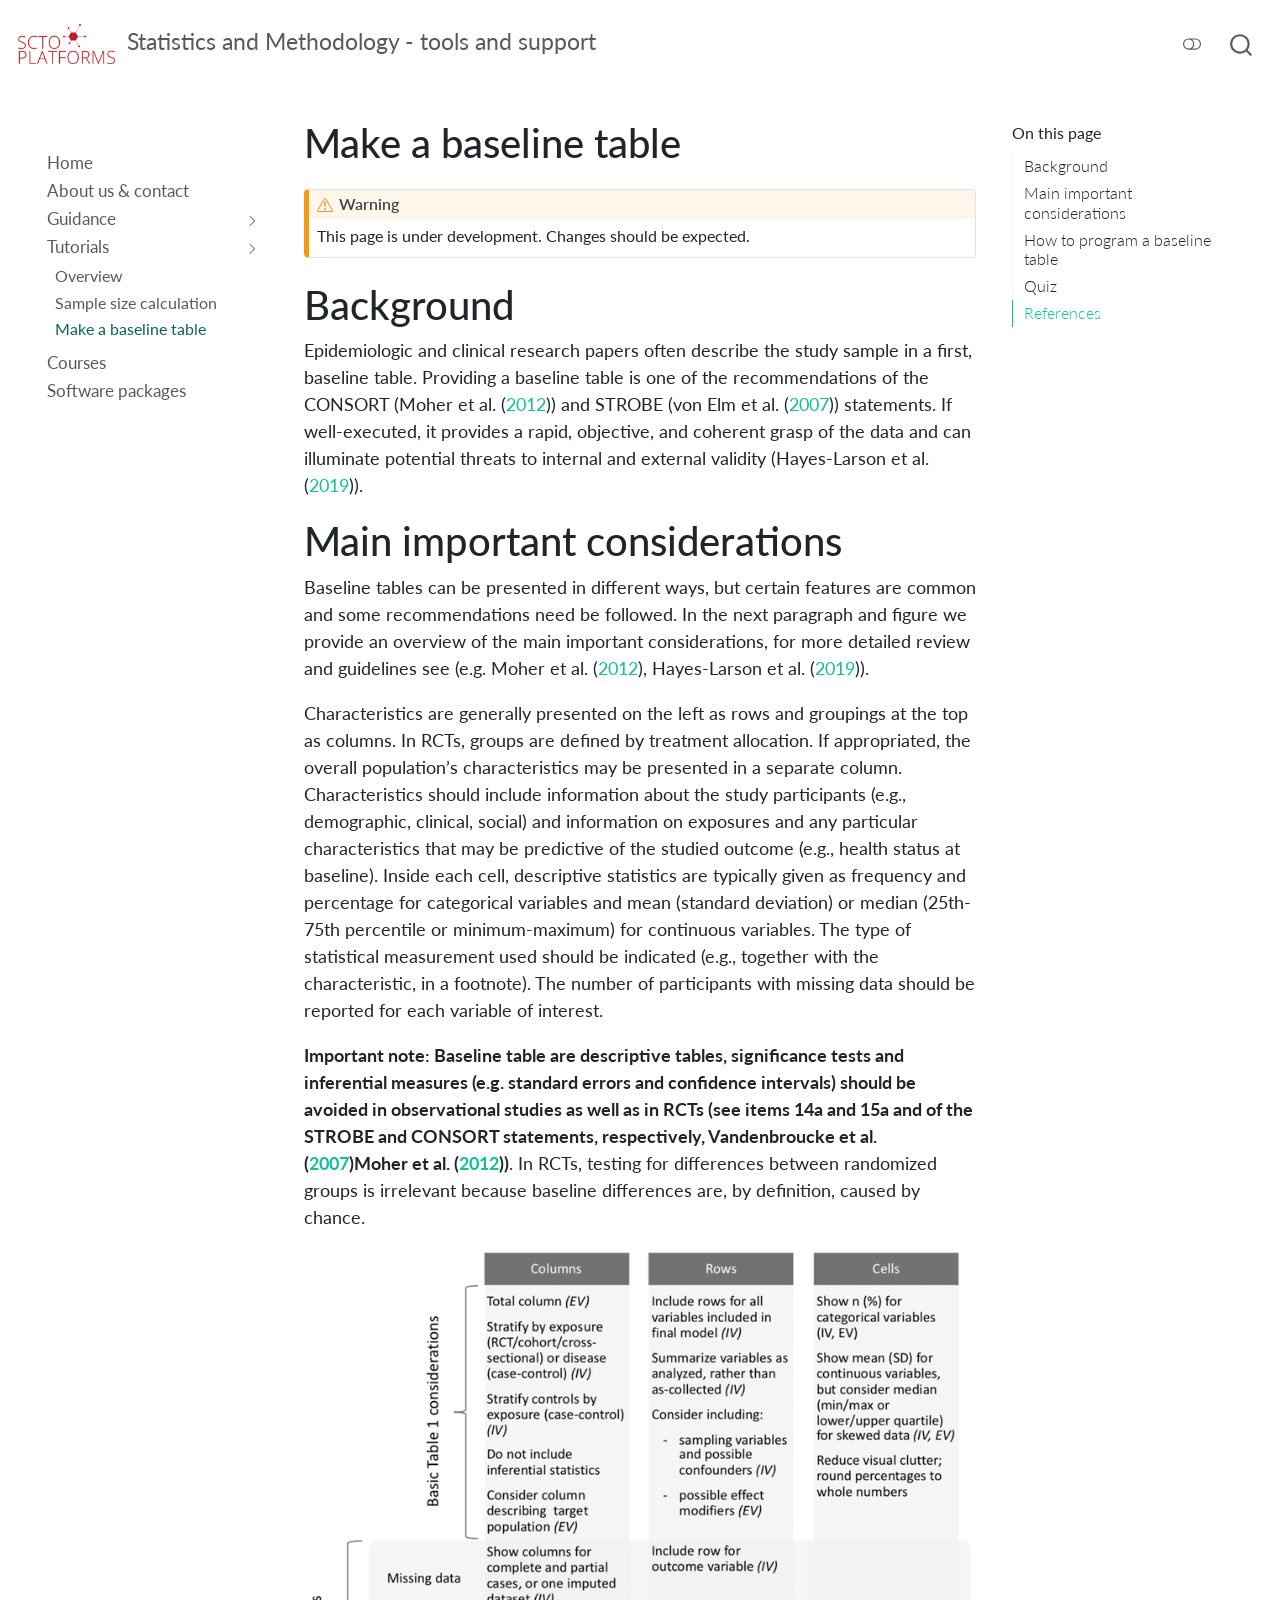
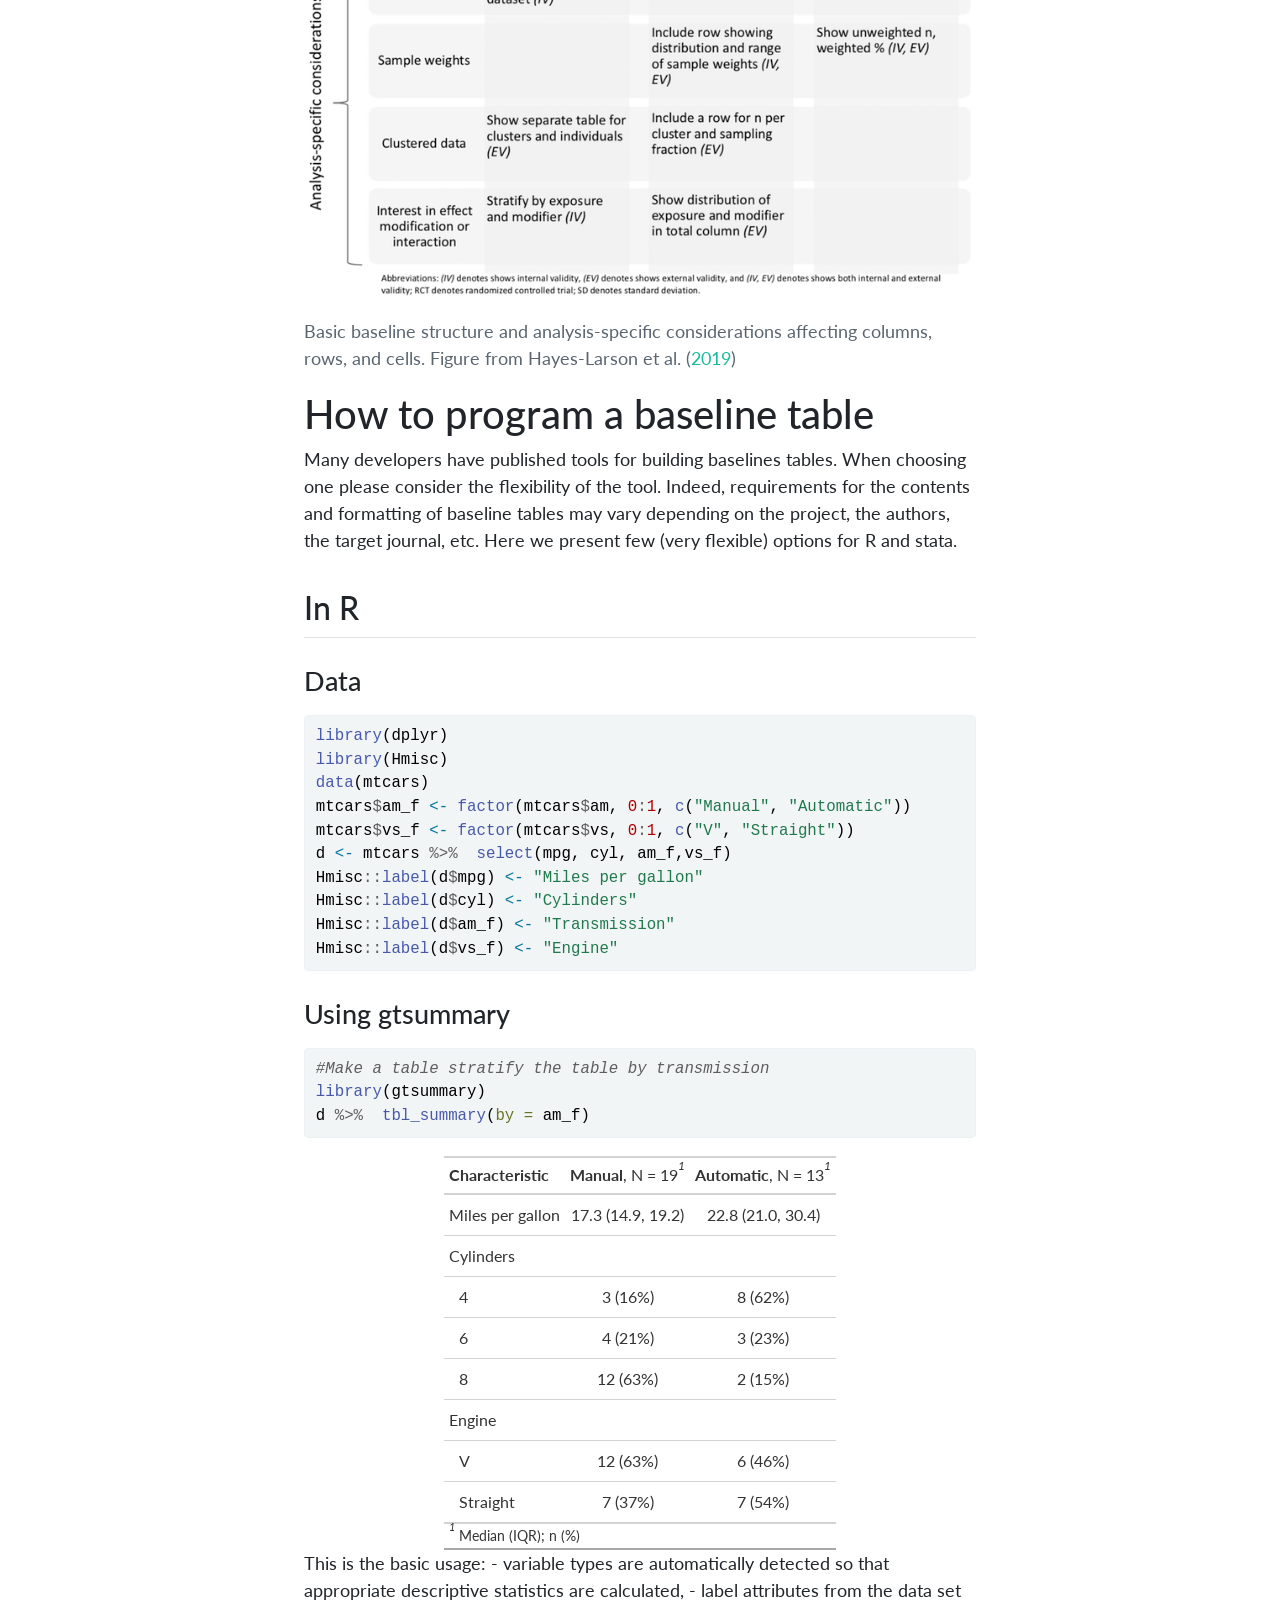
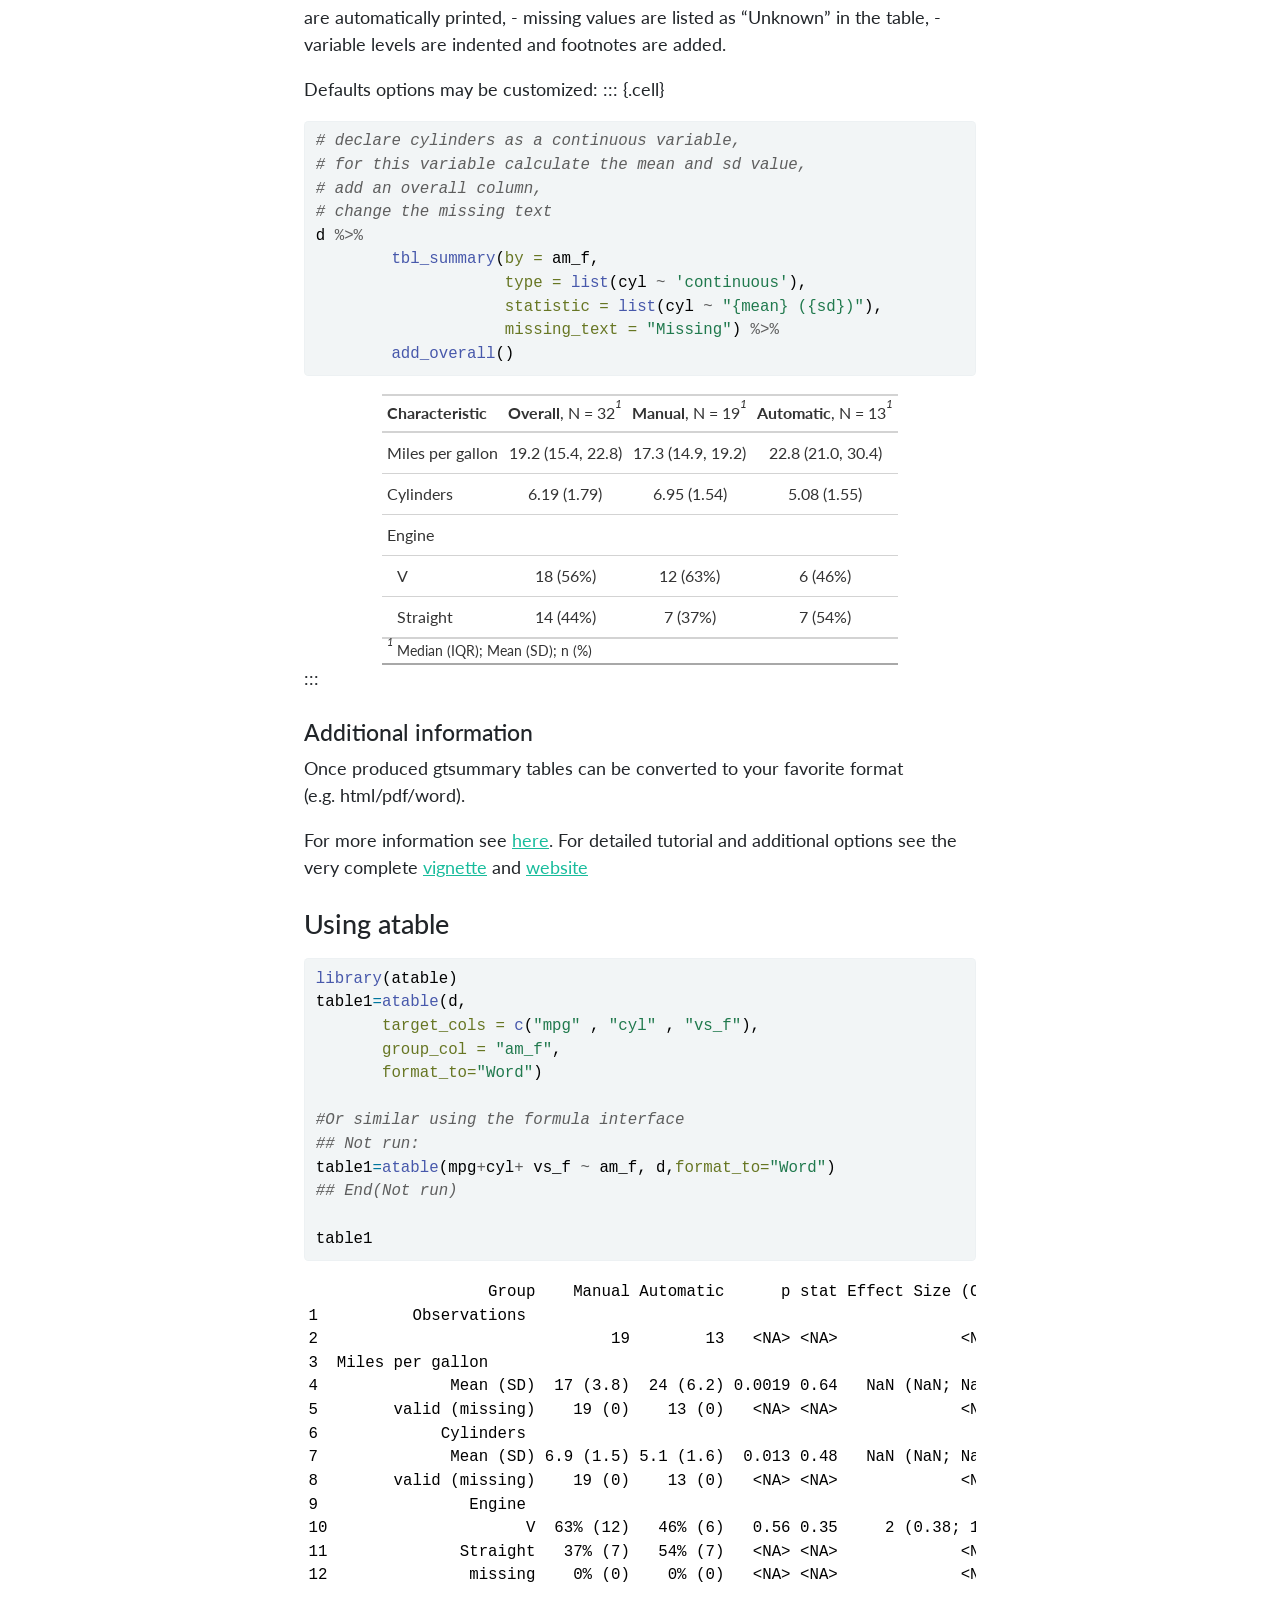
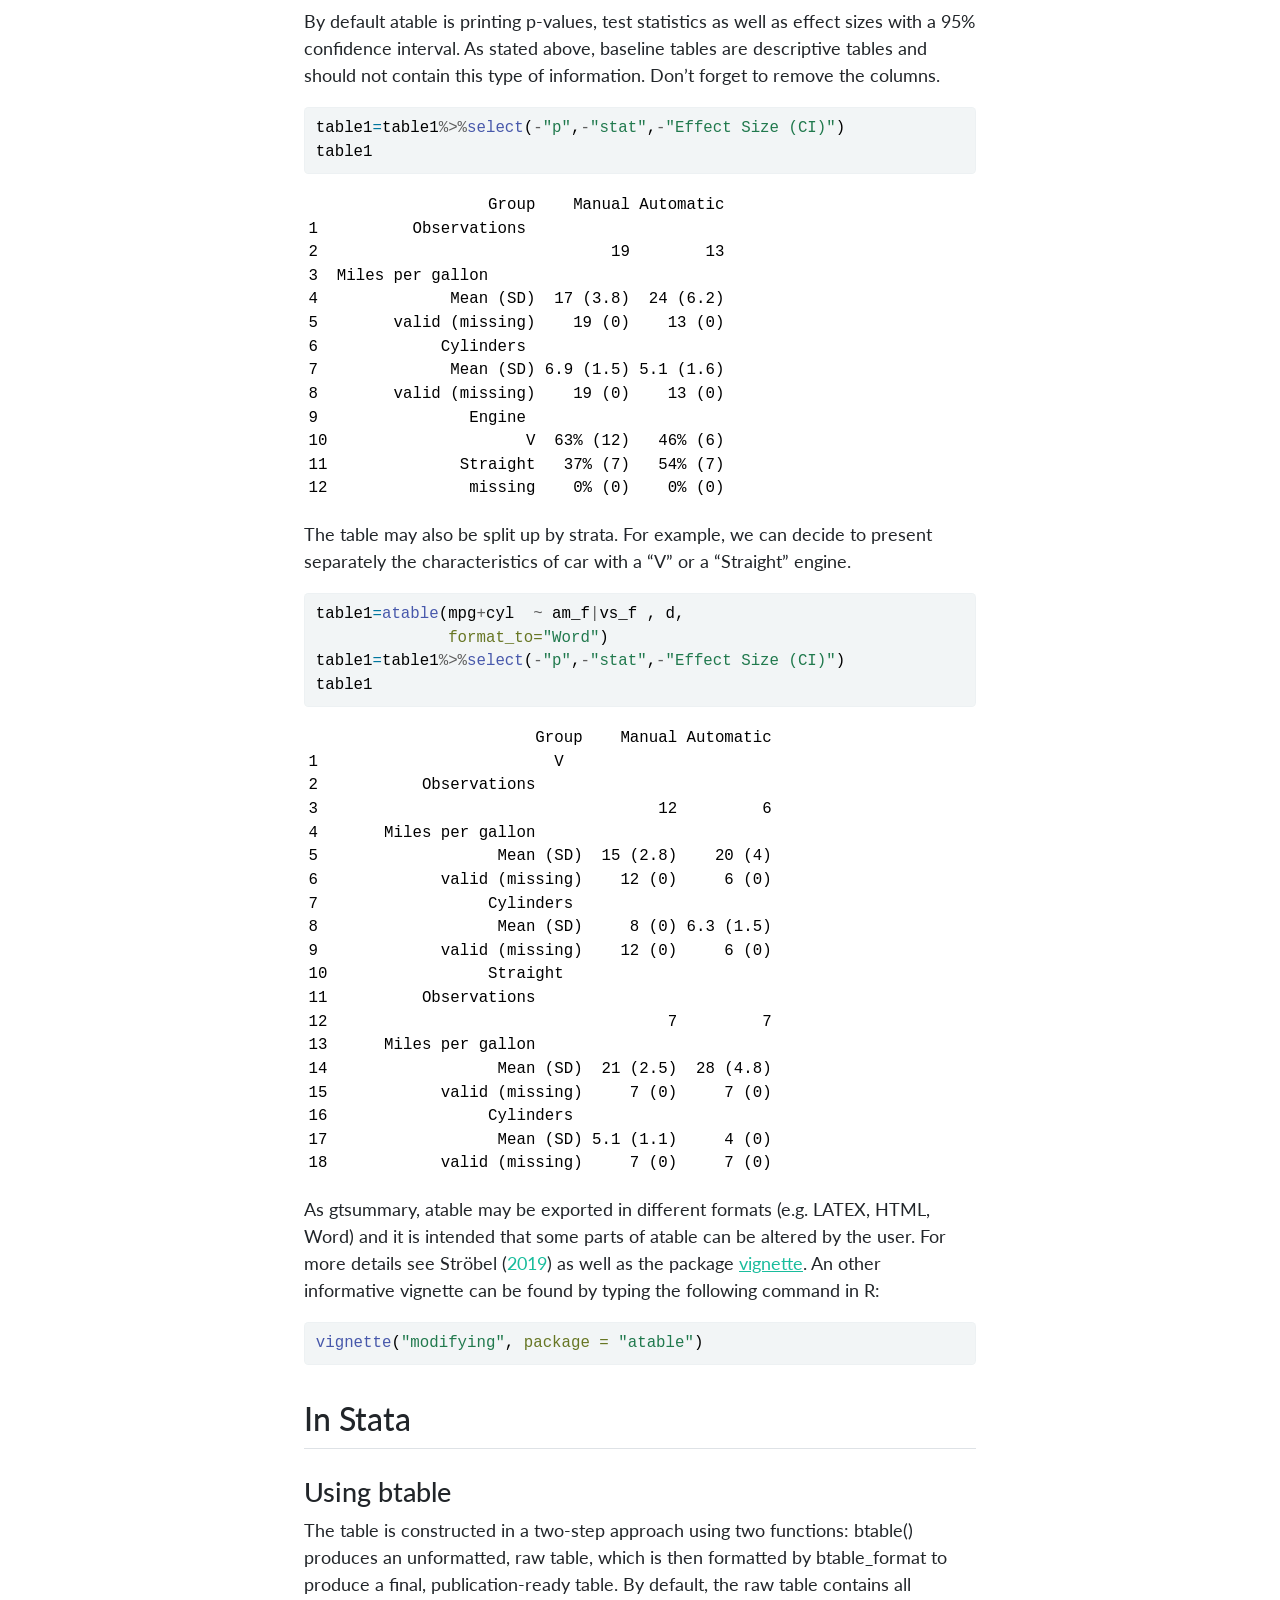
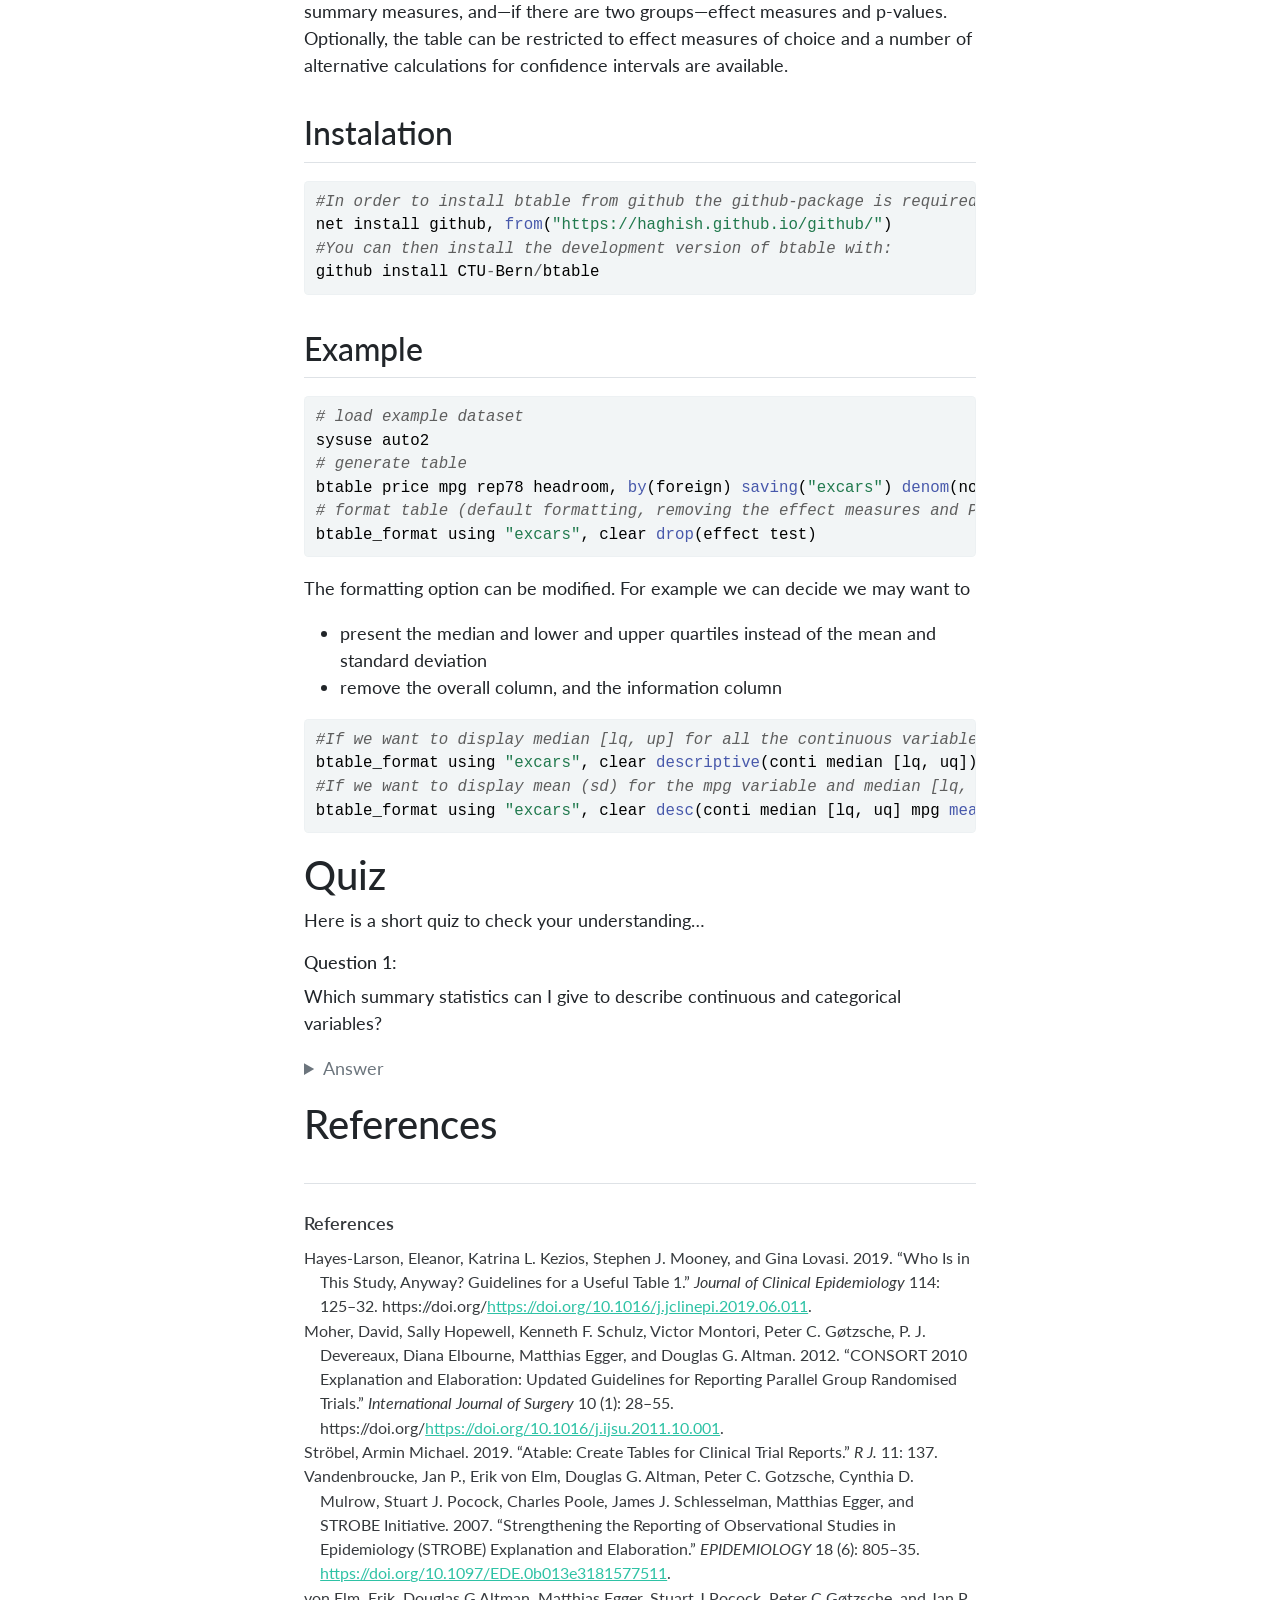
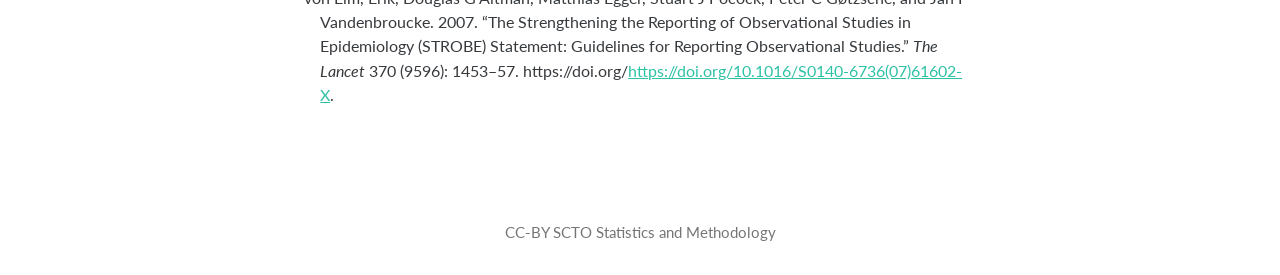
<file: baselinetables.html>
<!DOCTYPE html>
<html xmlns="http://www.w3.org/1999/xhtml" lang="en" xml:lang="en"><head>
  <meta charset="utf-8">
  <meta name="generator" content="quarto-0.9.80">
  <meta name="viewport" content="width=device-width, initial-scale=1.0, user-scalable=yes">
  <title>Statistics and Methodology - tools and support - Make a baseline table</title>
  <style>
    code{white-space: pre-wrap;}
    span.smallcaps{font-variant: small-caps;}
    span.underline{text-decoration: underline;}
    div.column{display: inline-block; vertical-align: top; width: 50%;}
    div.hanging-indent{margin-left: 1.5em; text-indent: -1.5em;}
    ul.task-list{list-style: none;}
    pre > code.sourceCode { white-space: pre; position: relative; }
    pre > code.sourceCode > span { display: inline-block; line-height: 1.25; }
    pre > code.sourceCode > span:empty { height: 1.2em; }
    .sourceCode { overflow: visible; }
    code.sourceCode > span { color: inherit; text-decoration: inherit; }
    div.sourceCode { margin: 1em 0; }
    pre.sourceCode { margin: 0; }
    @media screen {
    div.sourceCode { overflow: auto; }
    }
    @media print {
    pre > code.sourceCode { white-space: pre-wrap; }
    pre > code.sourceCode > span { text-indent: -5em; padding-left: 5em; }
    }
    pre.numberSource code
      { counter-reset: source-line 0; }
    pre.numberSource code > span
      { position: relative; left: -4em; counter-increment: source-line; }
    pre.numberSource code > span > a:first-child::before
      { content: counter(source-line);
        position: relative; left: -1em; text-align: right; vertical-align: baseline;
        border: none; display: inline-block;
        -webkit-touch-callout: none; -webkit-user-select: none;
        -khtml-user-select: none; -moz-user-select: none;
        -ms-user-select: none; user-select: none;
        padding: 0 4px; width: 4em;
        color: #aaaaaa;
      }
    pre.numberSource { margin-left: 3em; border-left: 1px solid #aaaaaa;  padding-left: 4px; }
    div.sourceCode
      {   }
    @media screen {
    pre > code.sourceCode > span > a:first-child::before { text-decoration: underline; }
    }
    code span.al { color: #ff0000; font-weight: bold; } /* Alert */
    code span.an { color: #60a0b0; font-weight: bold; font-style: italic; } /* Annotation */
    code span.at { color: #7d9029; } /* Attribute */
    code span.bn { color: #40a070; } /* BaseN */
    code span.bu { } /* BuiltIn */
    code span.cf { color: #007020; font-weight: bold; } /* ControlFlow */
    code span.ch { color: #4070a0; } /* Char */
    code span.cn { color: #880000; } /* Constant */
    code span.co { color: #60a0b0; font-style: italic; } /* Comment */
    code span.cv { color: #60a0b0; font-weight: bold; font-style: italic; } /* CommentVar */
    code span.do { color: #ba2121; font-style: italic; } /* Documentation */
    code span.dt { color: #902000; } /* DataType */
    code span.dv { color: #40a070; } /* DecVal */
    code span.er { color: #ff0000; font-weight: bold; } /* Error */
    code span.ex { } /* Extension */
    code span.fl { color: #40a070; } /* Float */
    code span.fu { color: #06287e; } /* Function */
    code span.im { } /* Import */
    code span.in { color: #60a0b0; font-weight: bold; font-style: italic; } /* Information */
    code span.kw { color: #007020; font-weight: bold; } /* Keyword */
    code span.op { color: #666666; } /* Operator */
    code span.ot { color: #007020; } /* Other */
    code span.pp { color: #bc7a00; } /* Preprocessor */
    code span.sc { color: #4070a0; } /* SpecialChar */
    code span.ss { color: #bb6688; } /* SpecialString */
    code span.st { color: #4070a0; } /* String */
    code span.va { color: #19177c; } /* Variable */
    code span.vs { color: #4070a0; } /* VerbatimString */
    code span.wa { color: #60a0b0; font-weight: bold; font-style: italic; } /* Warning */
    div.csl-bib-body { }
    div.csl-entry {
      clear: both;
    }
    .hanging div.csl-entry {
      margin-left:2em;
      text-indent:-2em;
    }
    div.csl-left-margin {
      min-width:2em;
      float:left;
    }
    div.csl-right-inline {
      margin-left:2em;
      padding-left:1em;
    }
    div.csl-indent {
      margin-left: 2em;
    }
  </style>

  <script src="site_libs/quarto-nav/quarto-nav.js"></script>
  <script src="site_libs/quarto-nav/headroom.min.js"></script>
  <script src="site_libs/clipboard/clipboard.min.js"></script>
  <meta name="quarto:offset" content="./">
  <script src="site_libs/quarto-search/autocomplete.umd.js"></script>
  <script src="site_libs/quarto-search/fuse.min.js"></script>
  <script src="site_libs/quarto-search/quarto-search.js"></script>
  <link href="./docs/SCTO_Platforms.png" rel="icon" type="image/png">
  <script src="site_libs/quarto-html/quarto.js"></script>
  <script src="site_libs/quarto-html/popper.min.js"></script>
  <script src="site_libs/quarto-html/tippy.umd.min.js"></script>
  <script src="site_libs/quarto-html/anchor.min.js"></script>
  <link href="site_libs/quarto-html/tippy.css" rel="stylesheet">
  <link class="quarto-color-scheme" href="site_libs/quarto-html/quarto-syntax-highlighting.css" rel="stylesheet">
  <link class="quarto-color-scheme quarto-color-alternate" rel="prefetch" href="site_libs/quarto-html/quarto-syntax-highlighting-dark.css">
  <script src="site_libs/bootstrap/bootstrap.min.js"></script>
  <link href="site_libs/bootstrap/bootstrap-icons.css" rel="stylesheet">
  <link class="quarto-color-scheme" href="site_libs/bootstrap/bootstrap.min.css" rel="stylesheet">
  <link class="quarto-color-scheme quarto-color-alternate" rel="prefetch" href="site_libs/bootstrap/bootstrap-dark.min.css">
  <script id="quarto-search-options" type="application/json">{
    "location": "navbar",
    "copy-button": false,
    "collapse-after": 2,
    "panel-placement": "end",
    "type": "overlay",
    "limit": 20,
    "language": {
      "search-no-results-text": "No results",
      "search-matching-documents-text": "matching documents",
      "search-copy-link-title": "Copy link to search",
      "search-hide-matches-text": "Hide additional matches",
      "search-more-match-text": "more match in this document",
      "search-more-matches-text": "more matches in this document",
      "search-clear-button-title": "Clear",
      "search-detached-cancel-button-title": "Cancel",
      "search-submit-button-title": "Submit"
    }
  }</script>
  <link href="site_libs/tabwid-1.0.0/tabwid.css" rel="stylesheet">
  <link href="site_libs/tabwid-1.0.0/scrool.css" rel="stylesheet">
  <!--[if lt IE 9]>
    <script src="//cdnjs.cloudflare.com/ajax/libs/html5shiv/3.7.3/html5shiv-printshiv.min.js"></script>
  <![endif]-->
  <link rel="stylesheet" href="styles.css">
</head>
<body class="floating">
<div id="quarto-search-results"></div>
  <header id="quarto-header" class="headroom fixed-top">
    <nav class="navbar navbar-expand-lg navbar-dark ">
      <div class="navbar-container container-fluid">
      <a class="navbar-brand" href="./index.html">
    <img src="./docs/SCTO_Platforms.png" alt="">
    <span class="navbar-title">Statistics and Methodology - tools and support</span>
  </a>
          <button class="navbar-toggler" type="button" data-bs-toggle="collapse" data-bs-target="#navbarCollapse" aria-controls="navbarCollapse" aria-expanded="false" aria-label="Toggle navigation" onclick="if (window.quartoToggleHeadroom) { window.quartoToggleHeadroom(); }">
  <span class="navbar-toggler-icon"></span>
</button>
          <div class="collapse navbar-collapse" id="navbarCollapse">
            <ul class="navbar-nav navbar-nav-scroll me-auto">
  <li class="nav-item">
    <a class="nav-link active" href="./index.html" aria-current="page">Home</a>
  </li>  
</ul>
              <div class="quarto-toggle-container">
                  <a href="" class="quarto-color-scheme-toggle nav-link" onclick="window.quartoToggleColorScheme(); return false;" title="Toggle dark mode"><i class="bi"></i></a>
              </div>
              <div id="quarto-search" class="" title="Search"></div>
          </div> <!-- /navcollapse -->
      </div> <!-- /container-fluid -->
    </nav>
  <nav class="quarto-secondary-nav" data-bs-toggle="collapse" data-bs-target="#quarto-sidebar" aria-controls="quarto-sidebar" aria-expanded="false" aria-label="Toggle sidebar navigation" onclick="if (window.quartoToggleHeadroom) { window.quartoToggleHeadroom(); }">
    <div class="container-fluid d-flex justify-content-between">
      <h1 class="quarto-secondary-nav-title">Make a baseline table</h1>
      <button type="button" class="quarto-btn-toggle btn">
        <i class="bi bi-chevron-right"></i>
      </button>
    </div>
  </nav>
</header>
<!-- content -->
<div id="quarto-content" class="quarto-container page-columns page-rows-contents page-layout-article page-navbar">
<!-- sidebar -->
  <nav id="quarto-sidebar" class="sidebar collapse sidebar-navigation floating overflow-auto">
      <div class="mt-2 flex-shrink-0 align-items-center">
        <div class="sidebar-search">
        <div id="quarto-search" class="" title="Search"></div>
        </div>
      </div>
    <div class="sidebar-menu-container"> 
    <ul class="list-unstyled mt-1">
        <li class="sidebar-item">
  <div class="sidebar-item-container"> 
  <a href="./index.html" class="sidebar-item-text sidebar-link">Home</a>
  </div>
</li>
        <li class="sidebar-item">
  <div class="sidebar-item-container"> 
  <a href="./about.html" class="sidebar-item-text sidebar-link">About us &amp; contact</a>
  </div>
</li>
        <li class="sidebar-item sidebar-item-section">
    <div class="sidebar-item-container"> 
        <a class="sidebar-item-text sidebar-link text-start collapsed" data-bs-toggle="collapse" data-bs-target="#quarto-sidebar-section-guidance" aria-expanded="false">Guidance</a>
      <a class="sidebar-item-toggle text-start collapsed" data-bs-toggle="collapse" data-bs-target="#quarto-sidebar-section-guidance" aria-expanded="false">
        <i class="bi bi-chevron-right ms-2"></i>
      </a>
    </div>
    <ul id="quarto-sidebar-section-guidance" class="collapse list-unstyled sidebar-section depth1 ">  
        <li class="sidebar-item">
  <div class="sidebar-item-container"> 
  <a href="./DataSharing.html" class="sidebar-item-text sidebar-link">Data sharing</a>
  </div>
</li>
        <li class="sidebar-item">
  <div class="sidebar-item-container"> 
  <a href="./ReportingGuidelines.html" class="sidebar-item-text sidebar-link">Reporting guidelines</a>
  </div>
</li>
    </ul>
  </li>
        <li class="sidebar-item sidebar-item-section">
    <div class="sidebar-item-container"> 
        <a class="sidebar-item-text sidebar-link text-start" data-bs-toggle="collapse" data-bs-target="#quarto-sidebar-section-tutorials" aria-expanded="true">Tutorials</a>
      <a class="sidebar-item-toggle text-start" data-bs-toggle="collapse" data-bs-target="#quarto-sidebar-section-tutorials" aria-expanded="true">
        <i class="bi bi-chevron-right ms-2"></i>
      </a>
    </div>
    <ul id="quarto-sidebar-section-tutorials" class="collapse list-unstyled sidebar-section depth1 show">  
        <li class="sidebar-item">
  <div class="sidebar-item-container"> 
  <a href="./tutorials.html" class="sidebar-item-text sidebar-link">Overview</a>
  </div>
</li>
        <li class="sidebar-item">
  <div class="sidebar-item-container"> 
  <a href="./SampleSizeCalculation.html" class="sidebar-item-text sidebar-link">Sample size calculation</a>
  </div>
</li>
        <li class="sidebar-item">
  <div class="sidebar-item-container"> 
  <a href="./baselinetables.html" class="sidebar-item-text sidebar-link active">Make a baseline table</a>
  </div>
</li>
    </ul>
  </li>
        <li class="sidebar-item">
  <div class="sidebar-item-container"> 
  <a href="./courses.html" class="sidebar-item-text sidebar-link">Courses</a>
  </div>
</li>
        <li class="sidebar-item">
  <div class="sidebar-item-container"> 
  <a href="./software.html" class="sidebar-item-text sidebar-link">Software packages</a>
  </div>
</li>
    </ul>
    </div>
</nav>
<!-- margin-sidebar -->
    <div id="quarto-margin-sidebar" class="sidebar margin-sidebar">
        <nav id="TOC" role="doc-toc">
<h2 id="toc-title">On this page</h2>
<ul>
<li><a href="#background" class="nav-link active" data-scroll-target="#background">Background</a></li>
<li><a href="#main-important-considerations" class="nav-link" data-scroll-target="#main-important-considerations">Main important considerations</a></li>
<li><a href="#how-to-program-a-baseline-table" class="nav-link" data-scroll-target="#how-to-program-a-baseline-table">How to program a baseline table</a>
<ul class="collapse">
<li><a href="#in-r" class="nav-link" data-scroll-target="#in-r">In R</a>
<ul class="collapse">
<li><a href="#data" class="nav-link" data-scroll-target="#data">Data</a></li>
<li><a href="#using-gtsummary" class="nav-link" data-scroll-target="#using-gtsummary">Using gtsummary</a></li>
<li><a href="#using-atable" class="nav-link" data-scroll-target="#using-atable">Using atable</a></li>
</ul></li>
<li><a href="#in-stata" class="nav-link" data-scroll-target="#in-stata">In Stata</a>
<ul class="collapse">
<li><a href="#using-btable" class="nav-link" data-scroll-target="#using-btable">Using btable</a></li>
</ul></li>
<li><a href="#instalation" class="nav-link" data-scroll-target="#instalation">Instalation</a></li>
<li><a href="#example" class="nav-link" data-scroll-target="#example">Example</a></li>
</ul></li>
<li><a href="#quiz" class="nav-link" data-scroll-target="#quiz">Quiz</a></li>
<li><a href="#references" class="nav-link" data-scroll-target="#references">References</a></li>
</ul>
</nav>
    </div>
<!-- main -->
<main class="content" id="quarto-document-content">
<header id="title-block-header" class="quarto-title-block default">

<div class="quarto-title"><h1 class="title d-none d-lg-block display-7">Make a baseline table</h1></div></header>

<div class="callout-warning callout callout-style-default callout-captioned">
<div class="callout-header d-flex align-content-center">
<div class="callout-icon-container">
<i class="callout-icon"></i>
</div>
<div class="callout-caption-container flex-fill">
Warning
</div>
</div>
<div class="callout-body-container callout-body">
<p>This page is under development. Changes should be expected.</p>
</div>
</div>
<section id="background" class="level1">
<h1>Background</h1>
<p>Epidemiologic and clinical research papers often describe the study sample in a first, baseline table. Providing a baseline table is one of the recommendations of the CONSORT (<span class="citation" data-cites="MOHER201228">Moher et al. (<a href="#ref-MOHER201228" role="doc-biblioref">2012</a>)</span>) and STROBE (<span class="citation" data-cites="VONELM20071453">von Elm et al. (<a href="#ref-VONELM20071453" role="doc-biblioref">2007</a>)</span>) statements. If well-executed, it provides a rapid, objective, and coherent grasp of the data and can illuminate potential threats to internal and external validity (<span class="citation" data-cites="HAYESLARSON2019125">Hayes-Larson et al. (<a href="#ref-HAYESLARSON2019125" role="doc-biblioref">2019</a>)</span>).</p>
</section>
<section id="main-important-considerations" class="level1">
<h1>Main important considerations</h1>
<p>Baseline tables can be presented in different ways, but certain features are common and some recommendations need be followed. In the next paragraph and figure we provide an overview of the main important considerations, for more detailed review and guidelines see (e.g. <span class="citation" data-cites="MOHER201228">Moher et al. (<a href="#ref-MOHER201228" role="doc-biblioref">2012</a>)</span>, <span class="citation" data-cites="HAYESLARSON2019125">Hayes-Larson et al. (<a href="#ref-HAYESLARSON2019125" role="doc-biblioref">2019</a>)</span>).</p>
<p>Characteristics are generally presented on the left as rows and groupings at the top as columns. In RCTs, groups are defined by treatment allocation. If appropriated, the overall population’s characteristics may be presented in a separate column. Characteristics should include information about the study participants (e.g., demographic, clinical, social) and information on exposures and any particular characteristics that may be predictive of the studied outcome (e.g., health status at baseline). Inside each cell, descriptive statistics are typically given as frequency and percentage for categorical variables and mean (standard deviation) or median (25th-75th percentile or minimum-maximum) for continuous variables. The type of statistical measurement used should be indicated (e.g., together with the characteristic, in a footnote). The number of participants with missing data should be reported for each variable of interest.</p>
<p><strong>Important note: Baseline table are descriptive tables, significance tests and inferential measures (e.g.&nbsp;standard errors and confidence intervals) should be avoided in observational studies as well as in RCTs (see items 14a and 15a and of the STROBE and CONSORT statements, respectively, <span class="citation" data-cites="Vandenbroucke_strobe">Vandenbroucke et al. (<a href="#ref-Vandenbroucke_strobe" role="doc-biblioref">2007</a>)</span><span class="citation" data-cites="MOHER201228">Moher et al. (<a href="#ref-MOHER201228" role="doc-biblioref">2012</a>)</span>)</strong>. In RCTs, testing for differences between randomized groups is irrelevant because baseline differences are, by definition, caused by chance.</p>
<div class="quarto-figure quarto-figure-center">
<figure class="figure">
<p><img src="docs/bl_fig1.jpg" class="img-fluid figure-img"></p>
<p></p><figcaption aria-hidden="true" class="figure-caption">Basic baseline structure and analysis-specific considerations affecting columns, rows, and cells. Figure from <span class="citation" data-cites="HAYESLARSON2019125">Hayes-Larson et al. (<a href="#ref-HAYESLARSON2019125" role="doc-biblioref">2019</a>)</span></figcaption><p></p>
</figure>
</div>
</section>
<section id="how-to-program-a-baseline-table" class="level1">
<h1>How to program a baseline table</h1>
<p>Many developers have published tools for building baselines tables. When choosing one please consider the flexibility of the tool. Indeed, requirements for the contents and formatting of baseline tables may vary depending on the project, the authors, the target journal, etc. Here we present few (very flexible) options for R and stata.</p>
<section id="in-r" class="level2">
<h2 class="anchored" data-anchor-id="in-r">In R</h2>
<section id="data" class="level3">
<h3 class="anchored" data-anchor-id="data">Data</h3>
<div class="cell">
<div class="sourceCode" id="cb1"><pre class="sourceCode r cell-code code-with-copy"><code class="sourceCode r"><span id="cb1-1"><a href="#cb1-1" aria-hidden="true" tabindex="-1"></a><span class="fu">library</span>(dplyr)</span>
<span id="cb1-2"><a href="#cb1-2" aria-hidden="true" tabindex="-1"></a><span class="fu">library</span>(Hmisc)</span>
<span id="cb1-3"><a href="#cb1-3" aria-hidden="true" tabindex="-1"></a><span class="fu">data</span>(mtcars)</span>
<span id="cb1-4"><a href="#cb1-4" aria-hidden="true" tabindex="-1"></a>mtcars<span class="sc">$</span>am_f <span class="ot">&lt;-</span> <span class="fu">factor</span>(mtcars<span class="sc">$</span>am, <span class="dv">0</span><span class="sc">:</span><span class="dv">1</span>, <span class="fu">c</span>(<span class="st">"Manual"</span>, <span class="st">"Automatic"</span>)) </span>
<span id="cb1-5"><a href="#cb1-5" aria-hidden="true" tabindex="-1"></a>mtcars<span class="sc">$</span>vs_f <span class="ot">&lt;-</span> <span class="fu">factor</span>(mtcars<span class="sc">$</span>vs, <span class="dv">0</span><span class="sc">:</span><span class="dv">1</span>, <span class="fu">c</span>(<span class="st">"V"</span>, <span class="st">"Straight"</span>)) </span>
<span id="cb1-6"><a href="#cb1-6" aria-hidden="true" tabindex="-1"></a>d <span class="ot">&lt;-</span> mtcars <span class="sc">%&gt;%</span>  <span class="fu">select</span>(mpg, cyl, am_f,vs_f)</span>
<span id="cb1-7"><a href="#cb1-7" aria-hidden="true" tabindex="-1"></a>Hmisc<span class="sc">::</span><span class="fu">label</span>(d<span class="sc">$</span>mpg) <span class="ot">&lt;-</span> <span class="st">"Miles per gallon"</span></span>
<span id="cb1-8"><a href="#cb1-8" aria-hidden="true" tabindex="-1"></a>Hmisc<span class="sc">::</span><span class="fu">label</span>(d<span class="sc">$</span>cyl) <span class="ot">&lt;-</span> <span class="st">"Cylinders"</span></span>
<span id="cb1-9"><a href="#cb1-9" aria-hidden="true" tabindex="-1"></a>Hmisc<span class="sc">::</span><span class="fu">label</span>(d<span class="sc">$</span>am_f) <span class="ot">&lt;-</span> <span class="st">"Transmission"</span></span>
<span id="cb1-10"><a href="#cb1-10" aria-hidden="true" tabindex="-1"></a>Hmisc<span class="sc">::</span><span class="fu">label</span>(d<span class="sc">$</span>vs_f) <span class="ot">&lt;-</span> <span class="st">"Engine"</span></span></code><button title="Copy to Clipboard" class="code-copy-button"><i class="bi"></i></button></pre></div>
</div>
</section>
<section id="using-gtsummary" class="level3">
<h3 class="anchored" data-anchor-id="using-gtsummary">Using gtsummary</h3>
<div class="cell">
<div class="sourceCode" id="cb2"><pre class="sourceCode r cell-code code-with-copy"><code class="sourceCode r"><span id="cb2-1"><a href="#cb2-1" aria-hidden="true" tabindex="-1"></a><span class="co">#Make a table stratify the table by transmission</span></span>
<span id="cb2-2"><a href="#cb2-2" aria-hidden="true" tabindex="-1"></a><span class="fu">library</span>(gtsummary)</span>
<span id="cb2-3"><a href="#cb2-3" aria-hidden="true" tabindex="-1"></a>d <span class="sc">%&gt;%</span>  <span class="fu">tbl_summary</span>(<span class="at">by =</span> am_f)</span></code><button title="Copy to Clipboard" class="code-copy-button"><i class="bi"></i></button></pre></div>
<div class="cell-output-display">
<div id="gakdcircsk" style="overflow-x:auto;overflow-y:auto;width:auto;height:auto;">
<style>html {
  font-family: -apple-system, BlinkMacSystemFont, 'Segoe UI', Roboto, Oxygen, Ubuntu, Cantarell, 'Helvetica Neue', 'Fira Sans', 'Droid Sans', Arial, sans-serif;
}

#gakdcircsk .gt_table {
  display: table;
  border-collapse: collapse;
  margin-left: auto;
  margin-right: auto;
  color: #333333;
  font-size: 16px;
  font-weight: normal;
  font-style: normal;
  background-color: #FFFFFF;
  width: auto;
  border-top-style: solid;
  border-top-width: 2px;
  border-top-color: #A8A8A8;
  border-right-style: none;
  border-right-width: 2px;
  border-right-color: #D3D3D3;
  border-bottom-style: solid;
  border-bottom-width: 2px;
  border-bottom-color: #A8A8A8;
  border-left-style: none;
  border-left-width: 2px;
  border-left-color: #D3D3D3;
}

#gakdcircsk .gt_heading {
  background-color: #FFFFFF;
  text-align: center;
  border-bottom-color: #FFFFFF;
  border-left-style: none;
  border-left-width: 1px;
  border-left-color: #D3D3D3;
  border-right-style: none;
  border-right-width: 1px;
  border-right-color: #D3D3D3;
}

#gakdcircsk .gt_title {
  color: #333333;
  font-size: 125%;
  font-weight: initial;
  padding-top: 4px;
  padding-bottom: 4px;
  padding-left: 5px;
  padding-right: 5px;
  border-bottom-color: #FFFFFF;
  border-bottom-width: 0;
}

#gakdcircsk .gt_subtitle {
  color: #333333;
  font-size: 85%;
  font-weight: initial;
  padding-top: 0;
  padding-bottom: 6px;
  padding-left: 5px;
  padding-right: 5px;
  border-top-color: #FFFFFF;
  border-top-width: 0;
}

#gakdcircsk .gt_bottom_border {
  border-bottom-style: solid;
  border-bottom-width: 2px;
  border-bottom-color: #D3D3D3;
}

#gakdcircsk .gt_col_headings {
  border-top-style: solid;
  border-top-width: 2px;
  border-top-color: #D3D3D3;
  border-bottom-style: solid;
  border-bottom-width: 2px;
  border-bottom-color: #D3D3D3;
  border-left-style: none;
  border-left-width: 1px;
  border-left-color: #D3D3D3;
  border-right-style: none;
  border-right-width: 1px;
  border-right-color: #D3D3D3;
}

#gakdcircsk .gt_col_heading {
  color: #333333;
  background-color: #FFFFFF;
  font-size: 100%;
  font-weight: normal;
  text-transform: inherit;
  border-left-style: none;
  border-left-width: 1px;
  border-left-color: #D3D3D3;
  border-right-style: none;
  border-right-width: 1px;
  border-right-color: #D3D3D3;
  vertical-align: bottom;
  padding-top: 5px;
  padding-bottom: 6px;
  padding-left: 5px;
  padding-right: 5px;
  overflow-x: hidden;
}

#gakdcircsk .gt_column_spanner_outer {
  color: #333333;
  background-color: #FFFFFF;
  font-size: 100%;
  font-weight: normal;
  text-transform: inherit;
  padding-top: 0;
  padding-bottom: 0;
  padding-left: 4px;
  padding-right: 4px;
}

#gakdcircsk .gt_column_spanner_outer:first-child {
  padding-left: 0;
}

#gakdcircsk .gt_column_spanner_outer:last-child {
  padding-right: 0;
}

#gakdcircsk .gt_column_spanner {
  border-bottom-style: solid;
  border-bottom-width: 2px;
  border-bottom-color: #D3D3D3;
  vertical-align: bottom;
  padding-top: 5px;
  padding-bottom: 5px;
  overflow-x: hidden;
  display: inline-block;
  width: 100%;
}

#gakdcircsk .gt_group_heading {
  padding-top: 8px;
  padding-bottom: 8px;
  padding-left: 5px;
  padding-right: 5px;
  color: #333333;
  background-color: #FFFFFF;
  font-size: 100%;
  font-weight: initial;
  text-transform: inherit;
  border-top-style: solid;
  border-top-width: 2px;
  border-top-color: #D3D3D3;
  border-bottom-style: solid;
  border-bottom-width: 2px;
  border-bottom-color: #D3D3D3;
  border-left-style: none;
  border-left-width: 1px;
  border-left-color: #D3D3D3;
  border-right-style: none;
  border-right-width: 1px;
  border-right-color: #D3D3D3;
  vertical-align: middle;
}

#gakdcircsk .gt_empty_group_heading {
  padding: 0.5px;
  color: #333333;
  background-color: #FFFFFF;
  font-size: 100%;
  font-weight: initial;
  border-top-style: solid;
  border-top-width: 2px;
  border-top-color: #D3D3D3;
  border-bottom-style: solid;
  border-bottom-width: 2px;
  border-bottom-color: #D3D3D3;
  vertical-align: middle;
}

#gakdcircsk .gt_from_md > :first-child {
  margin-top: 0;
}

#gakdcircsk .gt_from_md > :last-child {
  margin-bottom: 0;
}

#gakdcircsk .gt_row {
  padding-top: 8px;
  padding-bottom: 8px;
  padding-left: 5px;
  padding-right: 5px;
  margin: 10px;
  border-top-style: solid;
  border-top-width: 1px;
  border-top-color: #D3D3D3;
  border-left-style: none;
  border-left-width: 1px;
  border-left-color: #D3D3D3;
  border-right-style: none;
  border-right-width: 1px;
  border-right-color: #D3D3D3;
  vertical-align: middle;
  overflow-x: hidden;
}

#gakdcircsk .gt_stub {
  color: #333333;
  background-color: #FFFFFF;
  font-size: 100%;
  font-weight: initial;
  text-transform: inherit;
  border-right-style: solid;
  border-right-width: 2px;
  border-right-color: #D3D3D3;
  padding-left: 5px;
  padding-right: 5px;
}

#gakdcircsk .gt_stub_row_group {
  color: #333333;
  background-color: #FFFFFF;
  font-size: 100%;
  font-weight: initial;
  text-transform: inherit;
  border-right-style: solid;
  border-right-width: 2px;
  border-right-color: #D3D3D3;
  padding-left: 5px;
  padding-right: 5px;
  vertical-align: top;
}

#gakdcircsk .gt_row_group_first td {
  border-top-width: 2px;
}

#gakdcircsk .gt_summary_row {
  color: #333333;
  background-color: #FFFFFF;
  text-transform: inherit;
  padding-top: 8px;
  padding-bottom: 8px;
  padding-left: 5px;
  padding-right: 5px;
}

#gakdcircsk .gt_first_summary_row {
  border-top-style: solid;
  border-top-color: #D3D3D3;
}

#gakdcircsk .gt_first_summary_row.thick {
  border-top-width: 2px;
}

#gakdcircsk .gt_last_summary_row {
  padding-top: 8px;
  padding-bottom: 8px;
  padding-left: 5px;
  padding-right: 5px;
  border-bottom-style: solid;
  border-bottom-width: 2px;
  border-bottom-color: #D3D3D3;
}

#gakdcircsk .gt_grand_summary_row {
  color: #333333;
  background-color: #FFFFFF;
  text-transform: inherit;
  padding-top: 8px;
  padding-bottom: 8px;
  padding-left: 5px;
  padding-right: 5px;
}

#gakdcircsk .gt_first_grand_summary_row {
  padding-top: 8px;
  padding-bottom: 8px;
  padding-left: 5px;
  padding-right: 5px;
  border-top-style: double;
  border-top-width: 6px;
  border-top-color: #D3D3D3;
}

#gakdcircsk .gt_striped {
  background-color: rgba(128, 128, 128, 0.05);
}

#gakdcircsk .gt_table_body {
  border-top-style: solid;
  border-top-width: 2px;
  border-top-color: #D3D3D3;
  border-bottom-style: solid;
  border-bottom-width: 2px;
  border-bottom-color: #D3D3D3;
}

#gakdcircsk .gt_footnotes {
  color: #333333;
  background-color: #FFFFFF;
  border-bottom-style: none;
  border-bottom-width: 2px;
  border-bottom-color: #D3D3D3;
  border-left-style: none;
  border-left-width: 2px;
  border-left-color: #D3D3D3;
  border-right-style: none;
  border-right-width: 2px;
  border-right-color: #D3D3D3;
}

#gakdcircsk .gt_footnote {
  margin: 0px;
  font-size: 90%;
  padding-left: 4px;
  padding-right: 4px;
  padding-left: 5px;
  padding-right: 5px;
}

#gakdcircsk .gt_sourcenotes {
  color: #333333;
  background-color: #FFFFFF;
  border-bottom-style: none;
  border-bottom-width: 2px;
  border-bottom-color: #D3D3D3;
  border-left-style: none;
  border-left-width: 2px;
  border-left-color: #D3D3D3;
  border-right-style: none;
  border-right-width: 2px;
  border-right-color: #D3D3D3;
}

#gakdcircsk .gt_sourcenote {
  font-size: 90%;
  padding-top: 4px;
  padding-bottom: 4px;
  padding-left: 5px;
  padding-right: 5px;
}

#gakdcircsk .gt_left {
  text-align: left;
}

#gakdcircsk .gt_center {
  text-align: center;
}

#gakdcircsk .gt_right {
  text-align: right;
  font-variant-numeric: tabular-nums;
}

#gakdcircsk .gt_font_normal {
  font-weight: normal;
}

#gakdcircsk .gt_font_bold {
  font-weight: bold;
}

#gakdcircsk .gt_font_italic {
  font-style: italic;
}

#gakdcircsk .gt_super {
  font-size: 65%;
}

#gakdcircsk .gt_two_val_uncert {
  display: inline-block;
  line-height: 1em;
  text-align: right;
  font-size: 60%;
  vertical-align: -0.25em;
  margin-left: 0.1em;
}

#gakdcircsk .gt_footnote_marks {
  font-style: italic;
  font-weight: normal;
  font-size: 75%;
  vertical-align: 0.4em;
}

#gakdcircsk .gt_asterisk {
  font-size: 100%;
  vertical-align: 0;
}

#gakdcircsk .gt_slash_mark {
  font-size: 0.7em;
  line-height: 0.7em;
  vertical-align: 0.15em;
}

#gakdcircsk .gt_fraction_numerator {
  font-size: 0.6em;
  line-height: 0.6em;
  vertical-align: 0.45em;
}

#gakdcircsk .gt_fraction_denominator {
  font-size: 0.6em;
  line-height: 0.6em;
  vertical-align: -0.05em;
}
</style>
<table class="gt_table">
  
  <thead class="gt_col_headings">
    <tr>
      <th class="gt_col_heading gt_columns_bottom_border gt_left" rowspan="1" colspan="1"><strong>Characteristic</strong></th>
      <th class="gt_col_heading gt_columns_bottom_border gt_center" rowspan="1" colspan="1"><strong>Manual</strong>, N = 19<sup class="gt_footnote_marks">1</sup></th>
      <th class="gt_col_heading gt_columns_bottom_border gt_center" rowspan="1" colspan="1"><strong>Automatic</strong>, N = 13<sup class="gt_footnote_marks">1</sup></th>
    </tr>
  </thead>
  <tbody class="gt_table_body">
    <tr><td class="gt_row gt_left">Miles per gallon</td>
<td class="gt_row gt_center">17.3 (14.9, 19.2)</td>
<td class="gt_row gt_center">22.8 (21.0, 30.4)</td></tr>
    <tr><td class="gt_row gt_left">Cylinders</td>
<td class="gt_row gt_center"></td>
<td class="gt_row gt_center"></td></tr>
    <tr><td class="gt_row gt_left" style="text-align: left; text-indent: 10px;">4</td>
<td class="gt_row gt_center">3 (16%)</td>
<td class="gt_row gt_center">8 (62%)</td></tr>
    <tr><td class="gt_row gt_left" style="text-align: left; text-indent: 10px;">6</td>
<td class="gt_row gt_center">4 (21%)</td>
<td class="gt_row gt_center">3 (23%)</td></tr>
    <tr><td class="gt_row gt_left" style="text-align: left; text-indent: 10px;">8</td>
<td class="gt_row gt_center">12 (63%)</td>
<td class="gt_row gt_center">2 (15%)</td></tr>
    <tr><td class="gt_row gt_left">Engine</td>
<td class="gt_row gt_center"></td>
<td class="gt_row gt_center"></td></tr>
    <tr><td class="gt_row gt_left" style="text-align: left; text-indent: 10px;">V</td>
<td class="gt_row gt_center">12 (63%)</td>
<td class="gt_row gt_center">6 (46%)</td></tr>
    <tr><td class="gt_row gt_left" style="text-align: left; text-indent: 10px;">Straight</td>
<td class="gt_row gt_center">7 (37%)</td>
<td class="gt_row gt_center">7 (54%)</td></tr>
  </tbody>
  
  <tfoot class="gt_footnotes">
    <tr>
      <td class="gt_footnote" colspan="3"><sup class="gt_footnote_marks">1</sup> Median (IQR); n (%)</td>
    </tr>
  </tfoot>
</table>
</div>
</div>
</div>
<p>This is the basic usage: - variable types are automatically detected so that appropriate descriptive statistics are calculated, - label attributes from the data set are automatically printed, - missing values are listed as “Unknown” in the table, - variable levels are indented and footnotes are added.</p>
<p>Defaults options may be customized: ::: {.cell}</p>
<div class="sourceCode" id="cb3"><pre class="sourceCode r cell-code code-with-copy"><code class="sourceCode r"><span id="cb3-1"><a href="#cb3-1" aria-hidden="true" tabindex="-1"></a><span class="co"># declare cylinders as a continuous variable,</span></span>
<span id="cb3-2"><a href="#cb3-2" aria-hidden="true" tabindex="-1"></a><span class="co"># for this variable calculate the mean and sd value,</span></span>
<span id="cb3-3"><a href="#cb3-3" aria-hidden="true" tabindex="-1"></a><span class="co"># add an overall column, </span></span>
<span id="cb3-4"><a href="#cb3-4" aria-hidden="true" tabindex="-1"></a><span class="co"># change the missing text</span></span>
<span id="cb3-5"><a href="#cb3-5" aria-hidden="true" tabindex="-1"></a>d <span class="sc">%&gt;%</span></span>
<span id="cb3-6"><a href="#cb3-6" aria-hidden="true" tabindex="-1"></a>        <span class="fu">tbl_summary</span>(<span class="at">by =</span> am_f, </span>
<span id="cb3-7"><a href="#cb3-7" aria-hidden="true" tabindex="-1"></a>                    <span class="at">type =</span> <span class="fu">list</span>(cyl <span class="sc">~</span> <span class="st">'continuous'</span>),</span>
<span id="cb3-8"><a href="#cb3-8" aria-hidden="true" tabindex="-1"></a>                    <span class="at">statistic =</span> <span class="fu">list</span>(cyl <span class="sc">~</span> <span class="st">"{mean} ({sd})"</span>),</span>
<span id="cb3-9"><a href="#cb3-9" aria-hidden="true" tabindex="-1"></a>                    <span class="at">missing_text =</span> <span class="st">"Missing"</span>) <span class="sc">%&gt;%</span></span>
<span id="cb3-10"><a href="#cb3-10" aria-hidden="true" tabindex="-1"></a>        <span class="fu">add_overall</span>()</span></code><button title="Copy to Clipboard" class="code-copy-button"><i class="bi"></i></button></pre></div>
<div class="cell-output-display">
<div id="gyealwqygz" style="overflow-x:auto;overflow-y:auto;width:auto;height:auto;">
<style>html {
  font-family: -apple-system, BlinkMacSystemFont, 'Segoe UI', Roboto, Oxygen, Ubuntu, Cantarell, 'Helvetica Neue', 'Fira Sans', 'Droid Sans', Arial, sans-serif;
}

#gyealwqygz .gt_table {
  display: table;
  border-collapse: collapse;
  margin-left: auto;
  margin-right: auto;
  color: #333333;
  font-size: 16px;
  font-weight: normal;
  font-style: normal;
  background-color: #FFFFFF;
  width: auto;
  border-top-style: solid;
  border-top-width: 2px;
  border-top-color: #A8A8A8;
  border-right-style: none;
  border-right-width: 2px;
  border-right-color: #D3D3D3;
  border-bottom-style: solid;
  border-bottom-width: 2px;
  border-bottom-color: #A8A8A8;
  border-left-style: none;
  border-left-width: 2px;
  border-left-color: #D3D3D3;
}

#gyealwqygz .gt_heading {
  background-color: #FFFFFF;
  text-align: center;
  border-bottom-color: #FFFFFF;
  border-left-style: none;
  border-left-width: 1px;
  border-left-color: #D3D3D3;
  border-right-style: none;
  border-right-width: 1px;
  border-right-color: #D3D3D3;
}

#gyealwqygz .gt_title {
  color: #333333;
  font-size: 125%;
  font-weight: initial;
  padding-top: 4px;
  padding-bottom: 4px;
  padding-left: 5px;
  padding-right: 5px;
  border-bottom-color: #FFFFFF;
  border-bottom-width: 0;
}

#gyealwqygz .gt_subtitle {
  color: #333333;
  font-size: 85%;
  font-weight: initial;
  padding-top: 0;
  padding-bottom: 6px;
  padding-left: 5px;
  padding-right: 5px;
  border-top-color: #FFFFFF;
  border-top-width: 0;
}

#gyealwqygz .gt_bottom_border {
  border-bottom-style: solid;
  border-bottom-width: 2px;
  border-bottom-color: #D3D3D3;
}

#gyealwqygz .gt_col_headings {
  border-top-style: solid;
  border-top-width: 2px;
  border-top-color: #D3D3D3;
  border-bottom-style: solid;
  border-bottom-width: 2px;
  border-bottom-color: #D3D3D3;
  border-left-style: none;
  border-left-width: 1px;
  border-left-color: #D3D3D3;
  border-right-style: none;
  border-right-width: 1px;
  border-right-color: #D3D3D3;
}

#gyealwqygz .gt_col_heading {
  color: #333333;
  background-color: #FFFFFF;
  font-size: 100%;
  font-weight: normal;
  text-transform: inherit;
  border-left-style: none;
  border-left-width: 1px;
  border-left-color: #D3D3D3;
  border-right-style: none;
  border-right-width: 1px;
  border-right-color: #D3D3D3;
  vertical-align: bottom;
  padding-top: 5px;
  padding-bottom: 6px;
  padding-left: 5px;
  padding-right: 5px;
  overflow-x: hidden;
}

#gyealwqygz .gt_column_spanner_outer {
  color: #333333;
  background-color: #FFFFFF;
  font-size: 100%;
  font-weight: normal;
  text-transform: inherit;
  padding-top: 0;
  padding-bottom: 0;
  padding-left: 4px;
  padding-right: 4px;
}

#gyealwqygz .gt_column_spanner_outer:first-child {
  padding-left: 0;
}

#gyealwqygz .gt_column_spanner_outer:last-child {
  padding-right: 0;
}

#gyealwqygz .gt_column_spanner {
  border-bottom-style: solid;
  border-bottom-width: 2px;
  border-bottom-color: #D3D3D3;
  vertical-align: bottom;
  padding-top: 5px;
  padding-bottom: 5px;
  overflow-x: hidden;
  display: inline-block;
  width: 100%;
}

#gyealwqygz .gt_group_heading {
  padding-top: 8px;
  padding-bottom: 8px;
  padding-left: 5px;
  padding-right: 5px;
  color: #333333;
  background-color: #FFFFFF;
  font-size: 100%;
  font-weight: initial;
  text-transform: inherit;
  border-top-style: solid;
  border-top-width: 2px;
  border-top-color: #D3D3D3;
  border-bottom-style: solid;
  border-bottom-width: 2px;
  border-bottom-color: #D3D3D3;
  border-left-style: none;
  border-left-width: 1px;
  border-left-color: #D3D3D3;
  border-right-style: none;
  border-right-width: 1px;
  border-right-color: #D3D3D3;
  vertical-align: middle;
}

#gyealwqygz .gt_empty_group_heading {
  padding: 0.5px;
  color: #333333;
  background-color: #FFFFFF;
  font-size: 100%;
  font-weight: initial;
  border-top-style: solid;
  border-top-width: 2px;
  border-top-color: #D3D3D3;
  border-bottom-style: solid;
  border-bottom-width: 2px;
  border-bottom-color: #D3D3D3;
  vertical-align: middle;
}

#gyealwqygz .gt_from_md > :first-child {
  margin-top: 0;
}

#gyealwqygz .gt_from_md > :last-child {
  margin-bottom: 0;
}

#gyealwqygz .gt_row {
  padding-top: 8px;
  padding-bottom: 8px;
  padding-left: 5px;
  padding-right: 5px;
  margin: 10px;
  border-top-style: solid;
  border-top-width: 1px;
  border-top-color: #D3D3D3;
  border-left-style: none;
  border-left-width: 1px;
  border-left-color: #D3D3D3;
  border-right-style: none;
  border-right-width: 1px;
  border-right-color: #D3D3D3;
  vertical-align: middle;
  overflow-x: hidden;
}

#gyealwqygz .gt_stub {
  color: #333333;
  background-color: #FFFFFF;
  font-size: 100%;
  font-weight: initial;
  text-transform: inherit;
  border-right-style: solid;
  border-right-width: 2px;
  border-right-color: #D3D3D3;
  padding-left: 5px;
  padding-right: 5px;
}

#gyealwqygz .gt_stub_row_group {
  color: #333333;
  background-color: #FFFFFF;
  font-size: 100%;
  font-weight: initial;
  text-transform: inherit;
  border-right-style: solid;
  border-right-width: 2px;
  border-right-color: #D3D3D3;
  padding-left: 5px;
  padding-right: 5px;
  vertical-align: top;
}

#gyealwqygz .gt_row_group_first td {
  border-top-width: 2px;
}

#gyealwqygz .gt_summary_row {
  color: #333333;
  background-color: #FFFFFF;
  text-transform: inherit;
  padding-top: 8px;
  padding-bottom: 8px;
  padding-left: 5px;
  padding-right: 5px;
}

#gyealwqygz .gt_first_summary_row {
  border-top-style: solid;
  border-top-color: #D3D3D3;
}

#gyealwqygz .gt_first_summary_row.thick {
  border-top-width: 2px;
}

#gyealwqygz .gt_last_summary_row {
  padding-top: 8px;
  padding-bottom: 8px;
  padding-left: 5px;
  padding-right: 5px;
  border-bottom-style: solid;
  border-bottom-width: 2px;
  border-bottom-color: #D3D3D3;
}

#gyealwqygz .gt_grand_summary_row {
  color: #333333;
  background-color: #FFFFFF;
  text-transform: inherit;
  padding-top: 8px;
  padding-bottom: 8px;
  padding-left: 5px;
  padding-right: 5px;
}

#gyealwqygz .gt_first_grand_summary_row {
  padding-top: 8px;
  padding-bottom: 8px;
  padding-left: 5px;
  padding-right: 5px;
  border-top-style: double;
  border-top-width: 6px;
  border-top-color: #D3D3D3;
}

#gyealwqygz .gt_striped {
  background-color: rgba(128, 128, 128, 0.05);
}

#gyealwqygz .gt_table_body {
  border-top-style: solid;
  border-top-width: 2px;
  border-top-color: #D3D3D3;
  border-bottom-style: solid;
  border-bottom-width: 2px;
  border-bottom-color: #D3D3D3;
}

#gyealwqygz .gt_footnotes {
  color: #333333;
  background-color: #FFFFFF;
  border-bottom-style: none;
  border-bottom-width: 2px;
  border-bottom-color: #D3D3D3;
  border-left-style: none;
  border-left-width: 2px;
  border-left-color: #D3D3D3;
  border-right-style: none;
  border-right-width: 2px;
  border-right-color: #D3D3D3;
}

#gyealwqygz .gt_footnote {
  margin: 0px;
  font-size: 90%;
  padding-left: 4px;
  padding-right: 4px;
  padding-left: 5px;
  padding-right: 5px;
}

#gyealwqygz .gt_sourcenotes {
  color: #333333;
  background-color: #FFFFFF;
  border-bottom-style: none;
  border-bottom-width: 2px;
  border-bottom-color: #D3D3D3;
  border-left-style: none;
  border-left-width: 2px;
  border-left-color: #D3D3D3;
  border-right-style: none;
  border-right-width: 2px;
  border-right-color: #D3D3D3;
}

#gyealwqygz .gt_sourcenote {
  font-size: 90%;
  padding-top: 4px;
  padding-bottom: 4px;
  padding-left: 5px;
  padding-right: 5px;
}

#gyealwqygz .gt_left {
  text-align: left;
}

#gyealwqygz .gt_center {
  text-align: center;
}

#gyealwqygz .gt_right {
  text-align: right;
  font-variant-numeric: tabular-nums;
}

#gyealwqygz .gt_font_normal {
  font-weight: normal;
}

#gyealwqygz .gt_font_bold {
  font-weight: bold;
}

#gyealwqygz .gt_font_italic {
  font-style: italic;
}

#gyealwqygz .gt_super {
  font-size: 65%;
}

#gyealwqygz .gt_two_val_uncert {
  display: inline-block;
  line-height: 1em;
  text-align: right;
  font-size: 60%;
  vertical-align: -0.25em;
  margin-left: 0.1em;
}

#gyealwqygz .gt_footnote_marks {
  font-style: italic;
  font-weight: normal;
  font-size: 75%;
  vertical-align: 0.4em;
}

#gyealwqygz .gt_asterisk {
  font-size: 100%;
  vertical-align: 0;
}

#gyealwqygz .gt_slash_mark {
  font-size: 0.7em;
  line-height: 0.7em;
  vertical-align: 0.15em;
}

#gyealwqygz .gt_fraction_numerator {
  font-size: 0.6em;
  line-height: 0.6em;
  vertical-align: 0.45em;
}

#gyealwqygz .gt_fraction_denominator {
  font-size: 0.6em;
  line-height: 0.6em;
  vertical-align: -0.05em;
}
</style>
<table class="gt_table">
  
  <thead class="gt_col_headings">
    <tr>
      <th class="gt_col_heading gt_columns_bottom_border gt_left" rowspan="1" colspan="1"><strong>Characteristic</strong></th>
      <th class="gt_col_heading gt_columns_bottom_border gt_center" rowspan="1" colspan="1"><strong>Overall</strong>, N = 32<sup class="gt_footnote_marks">1</sup></th>
      <th class="gt_col_heading gt_columns_bottom_border gt_center" rowspan="1" colspan="1"><strong>Manual</strong>, N = 19<sup class="gt_footnote_marks">1</sup></th>
      <th class="gt_col_heading gt_columns_bottom_border gt_center" rowspan="1" colspan="1"><strong>Automatic</strong>, N = 13<sup class="gt_footnote_marks">1</sup></th>
    </tr>
  </thead>
  <tbody class="gt_table_body">
    <tr><td class="gt_row gt_left">Miles per gallon</td>
<td class="gt_row gt_center">19.2 (15.4, 22.8)</td>
<td class="gt_row gt_center">17.3 (14.9, 19.2)</td>
<td class="gt_row gt_center">22.8 (21.0, 30.4)</td></tr>
    <tr><td class="gt_row gt_left">Cylinders</td>
<td class="gt_row gt_center">6.19 (1.79)</td>
<td class="gt_row gt_center">6.95 (1.54)</td>
<td class="gt_row gt_center">5.08 (1.55)</td></tr>
    <tr><td class="gt_row gt_left">Engine</td>
<td class="gt_row gt_center"></td>
<td class="gt_row gt_center"></td>
<td class="gt_row gt_center"></td></tr>
    <tr><td class="gt_row gt_left" style="text-align: left; text-indent: 10px;">V</td>
<td class="gt_row gt_center">18 (56%)</td>
<td class="gt_row gt_center">12 (63%)</td>
<td class="gt_row gt_center">6 (46%)</td></tr>
    <tr><td class="gt_row gt_left" style="text-align: left; text-indent: 10px;">Straight</td>
<td class="gt_row gt_center">14 (44%)</td>
<td class="gt_row gt_center">7 (37%)</td>
<td class="gt_row gt_center">7 (54%)</td></tr>
  </tbody>
  
  <tfoot class="gt_footnotes">
    <tr>
      <td class="gt_footnote" colspan="4"><sup class="gt_footnote_marks">1</sup> Median (IQR); Mean (SD); n (%)</td>
    </tr>
  </tfoot>
</table>
</div>
</div>
<p>:::</p>
<section id="additional-information" class="level4">
<h4 class="anchored" data-anchor-id="additional-information">Additional information</h4>
<p>Once produced gtsummary tables can be converted to your favorite format (e.g.&nbsp;html/pdf/word).</p>
<p>For more information see <a href="https://www.danieldsjoberg.com/gtsummary/articles/rmarkdown.html">here</a>. For detailed tutorial and additional options see the very complete <a href="https://www.danieldsjoberg.com/gtsummary/articles/tbl_summary.html">vignette</a> and <a href="https://www.danieldsjoberg.com/gtsummary/index.html">website</a></p>
</section>
</section>
<section id="using-atable" class="level3">
<h3 class="anchored" data-anchor-id="using-atable">Using atable</h3>
<div class="cell">
<div class="sourceCode" id="cb4"><pre class="sourceCode r cell-code code-with-copy"><code class="sourceCode r"><span id="cb4-1"><a href="#cb4-1" aria-hidden="true" tabindex="-1"></a><span class="fu">library</span>(atable)</span>
<span id="cb4-2"><a href="#cb4-2" aria-hidden="true" tabindex="-1"></a>table1<span class="ot">=</span><span class="fu">atable</span>(d,</span>
<span id="cb4-3"><a href="#cb4-3" aria-hidden="true" tabindex="-1"></a>       <span class="at">target_cols =</span> <span class="fu">c</span>(<span class="st">"mpg"</span> , <span class="st">"cyl"</span> , <span class="st">"vs_f"</span>),</span>
<span id="cb4-4"><a href="#cb4-4" aria-hidden="true" tabindex="-1"></a>       <span class="at">group_col =</span> <span class="st">"am_f"</span>,</span>
<span id="cb4-5"><a href="#cb4-5" aria-hidden="true" tabindex="-1"></a>       <span class="at">format_to=</span><span class="st">"Word"</span>)</span>
<span id="cb4-6"><a href="#cb4-6" aria-hidden="true" tabindex="-1"></a></span>
<span id="cb4-7"><a href="#cb4-7" aria-hidden="true" tabindex="-1"></a><span class="co">#Or similar using the formula interface</span></span>
<span id="cb4-8"><a href="#cb4-8" aria-hidden="true" tabindex="-1"></a><span class="do">## Not run: </span></span>
<span id="cb4-9"><a href="#cb4-9" aria-hidden="true" tabindex="-1"></a>table1<span class="ot">=</span><span class="fu">atable</span>(mpg<span class="sc">+</span>cyl<span class="sc">+</span> vs_f <span class="sc">~</span> am_f, d,<span class="at">format_to=</span><span class="st">"Word"</span>)</span>
<span id="cb4-10"><a href="#cb4-10" aria-hidden="true" tabindex="-1"></a><span class="do">## End(Not run)</span></span>
<span id="cb4-11"><a href="#cb4-11" aria-hidden="true" tabindex="-1"></a></span>
<span id="cb4-12"><a href="#cb4-12" aria-hidden="true" tabindex="-1"></a>table1</span></code><button title="Copy to Clipboard" class="code-copy-button"><i class="bi"></i></button></pre></div>
<div class="cell-output-stdout">
<pre><code>                   Group    Manual Automatic      p stat Effect Size (CI)
1          Observations                                                  
2                               19        13   &lt;NA&gt; &lt;NA&gt;             &lt;NA&gt;
3  Miles per gallon                                                      
4              Mean (SD)  17 (3.8)  24 (6.2) 0.0019 0.64   NaN (NaN; NaN)
5        valid (missing)    19 (0)    13 (0)   &lt;NA&gt; &lt;NA&gt;             &lt;NA&gt;
6             Cylinders                                                  
7              Mean (SD) 6.9 (1.5) 5.1 (1.6)  0.013 0.48   NaN (NaN; NaN)
8        valid (missing)    19 (0)    13 (0)   &lt;NA&gt; &lt;NA&gt;             &lt;NA&gt;
9                Engine                                                  
10                     V  63% (12)   46% (6)   0.56 0.35     2 (0.38; 11)
11              Straight   37% (7)   54% (7)   &lt;NA&gt; &lt;NA&gt;             &lt;NA&gt;
12               missing    0% (0)    0% (0)   &lt;NA&gt; &lt;NA&gt;             &lt;NA&gt;</code></pre>
</div>
</div>
<p>By default atable is printing p-values, test statistics as well as effect sizes with a 95% confidence interval. As stated above, baseline tables are descriptive tables and should not contain this type of information. Don’t forget to remove the columns.</p>
<div class="cell">
<div class="sourceCode" id="cb6"><pre class="sourceCode r cell-code code-with-copy"><code class="sourceCode r"><span id="cb6-1"><a href="#cb6-1" aria-hidden="true" tabindex="-1"></a>table1<span class="ot">=</span>table1<span class="sc">%&gt;%</span><span class="fu">select</span>(<span class="sc">-</span><span class="st">"p"</span>,<span class="sc">-</span><span class="st">"stat"</span>,<span class="sc">-</span><span class="st">"Effect Size (CI)"</span>)</span>
<span id="cb6-2"><a href="#cb6-2" aria-hidden="true" tabindex="-1"></a>table1</span></code><button title="Copy to Clipboard" class="code-copy-button"><i class="bi"></i></button></pre></div>
<div class="cell-output-stdout">
<pre><code>                   Group    Manual Automatic
1          Observations                     
2                               19        13
3  Miles per gallon                         
4              Mean (SD)  17 (3.8)  24 (6.2)
5        valid (missing)    19 (0)    13 (0)
6             Cylinders                     
7              Mean (SD) 6.9 (1.5) 5.1 (1.6)
8        valid (missing)    19 (0)    13 (0)
9                Engine                     
10                     V  63% (12)   46% (6)
11              Straight   37% (7)   54% (7)
12               missing    0% (0)    0% (0)</code></pre>
</div>
</div>
<p>The table may also be split up by strata. For example, we can decide to present separately the characteristics of car with a “V” or a “Straight” engine.</p>
<div class="cell">
<div class="sourceCode" id="cb8"><pre class="sourceCode r cell-code code-with-copy"><code class="sourceCode r"><span id="cb8-1"><a href="#cb8-1" aria-hidden="true" tabindex="-1"></a>table1<span class="ot">=</span><span class="fu">atable</span>(mpg<span class="sc">+</span>cyl  <span class="sc">~</span> am_f<span class="sc">|</span>vs_f , d,</span>
<span id="cb8-2"><a href="#cb8-2" aria-hidden="true" tabindex="-1"></a>              <span class="at">format_to=</span><span class="st">"Word"</span>)</span>
<span id="cb8-3"><a href="#cb8-3" aria-hidden="true" tabindex="-1"></a>table1<span class="ot">=</span>table1<span class="sc">%&gt;%</span><span class="fu">select</span>(<span class="sc">-</span><span class="st">"p"</span>,<span class="sc">-</span><span class="st">"stat"</span>,<span class="sc">-</span><span class="st">"Effect Size (CI)"</span>)</span>
<span id="cb8-4"><a href="#cb8-4" aria-hidden="true" tabindex="-1"></a>table1</span></code><button title="Copy to Clipboard" class="code-copy-button"><i class="bi"></i></button></pre></div>
<div class="cell-output-stdout">
<pre><code>                        Group    Manual Automatic
1                         V                      
2           Observations                         
3                                    12         6
4       Miles per gallon                         
5                   Mean (SD)  15 (2.8)    20 (4)
6             valid (missing)    12 (0)     6 (0)
7                  Cylinders                     
8                   Mean (SD)     8 (0) 6.3 (1.5)
9             valid (missing)    12 (0)     6 (0)
10                 Straight                      
11          Observations                         
12                                    7         7
13      Miles per gallon                         
14                  Mean (SD)  21 (2.5)  28 (4.8)
15            valid (missing)     7 (0)     7 (0)
16                 Cylinders                     
17                  Mean (SD) 5.1 (1.1)     4 (0)
18            valid (missing)     7 (0)     7 (0)</code></pre>
</div>
</div>
<p>As gtsummary, atable may be exported in different formats (e.g.&nbsp;LATEX, HTML, Word) and it is intended that some parts of atable can be altered by the user. For more details see <span class="citation" data-cites="Strbel2019atableCT">Ströbel (<a href="#ref-Strbel2019atableCT" role="doc-biblioref">2019</a>)</span> as well as the package <a href="https://cran.r-project.org/web/packages/atable/vignettes/atable_usage.pdf">vignette</a>. An other informative vignette can be found by typing the following command in R:</p>
<div class="cell">
<div class="sourceCode" id="cb10"><pre class="sourceCode r cell-code code-with-copy"><code class="sourceCode r"><span id="cb10-1"><a href="#cb10-1" aria-hidden="true" tabindex="-1"></a><span class="fu">vignette</span>(<span class="st">"modifying"</span>, <span class="at">package =</span> <span class="st">"atable"</span>)</span></code><button title="Copy to Clipboard" class="code-copy-button"><i class="bi"></i></button></pre></div>
</div>
</section>
</section>
<section id="in-stata" class="level2">
<h2 class="anchored" data-anchor-id="in-stata">In Stata</h2>
<section id="using-btable" class="level3">
<h3 class="anchored" data-anchor-id="using-btable">Using btable</h3>
<p>The table is constructed in a two-step approach using two functions: btable() produces an unformatted, raw table, which is then formatted by btable_format to produce a final, publication-ready table. By default, the raw table contains all summary measures, and—if there are two groups—effect measures and p-values. Optionally, the table can be restricted to effect measures of choice and a number of alternative calculations for confidence intervals are available.</p>
</section>
</section>
<section id="instalation" class="level2">
<h2 class="anchored" data-anchor-id="instalation">Instalation</h2>
<div class="cell">
<div class="sourceCode" id="cb11"><pre class="sourceCode r cell-code code-with-copy"><code class="sourceCode r"><span id="cb11-1"><a href="#cb11-1" aria-hidden="true" tabindex="-1"></a><span class="co">#In order to install btable from github the github-package is required:</span></span>
<span id="cb11-2"><a href="#cb11-2" aria-hidden="true" tabindex="-1"></a>net install github, <span class="fu">from</span>(<span class="st">"https://haghish.github.io/github/"</span>)</span>
<span id="cb11-3"><a href="#cb11-3" aria-hidden="true" tabindex="-1"></a><span class="co">#You can then install the development version of btable with:</span></span>
<span id="cb11-4"><a href="#cb11-4" aria-hidden="true" tabindex="-1"></a>github install CTU<span class="sc">-</span>Bern<span class="sc">/</span>btable</span></code><button title="Copy to Clipboard" class="code-copy-button"><i class="bi"></i></button></pre></div>
</div>
</section>
<section id="example" class="level2">
<h2 class="anchored" data-anchor-id="example">Example</h2>
<div class="cell">
<div class="sourceCode" id="cb12"><pre class="sourceCode r cell-code code-with-copy"><code class="sourceCode r"><span id="cb12-1"><a href="#cb12-1" aria-hidden="true" tabindex="-1"></a><span class="co"># load example dataset</span></span>
<span id="cb12-2"><a href="#cb12-2" aria-hidden="true" tabindex="-1"></a>sysuse auto2</span>
<span id="cb12-3"><a href="#cb12-3" aria-hidden="true" tabindex="-1"></a><span class="co"># generate table</span></span>
<span id="cb12-4"><a href="#cb12-4" aria-hidden="true" tabindex="-1"></a>btable price mpg rep78 headroom, <span class="fu">by</span>(foreign) <span class="fu">saving</span>(<span class="st">"excars"</span>) <span class="fu">denom</span>(nonmiss)</span>
<span id="cb12-5"><a href="#cb12-5" aria-hidden="true" tabindex="-1"></a><span class="co"># format table (default formatting, removing the effect measures and P-values)</span></span>
<span id="cb12-6"><a href="#cb12-6" aria-hidden="true" tabindex="-1"></a>btable_format using <span class="st">"excars"</span>, clear <span class="fu">drop</span>(effect test)</span></code><button title="Copy to Clipboard" class="code-copy-button"><i class="bi"></i></button></pre></div>
</div>
<!-- <img src="Table/btabl1.png" align="center" width="90%"/> -->
<p>The formatting option can be modified. For example we can decide we may want to</p>
<ul>
<li>present the median and lower and upper quartiles instead of the mean and standard deviation</li>
<li>remove the overall column, and the information column</li>
</ul>
<div class="cell">
<div class="sourceCode" id="cb13"><pre class="sourceCode r cell-code code-with-copy"><code class="sourceCode r"><span id="cb13-1"><a href="#cb13-1" aria-hidden="true" tabindex="-1"></a><span class="co">#If we want to display median [lq, up] for all the continuous variables</span></span>
<span id="cb13-2"><a href="#cb13-2" aria-hidden="true" tabindex="-1"></a>btable_format using <span class="st">"excars"</span>, clear <span class="fu">descriptive</span>(conti median [lq, uq]) <span class="fu">drop</span>(effect test total info)</span>
<span id="cb13-3"><a href="#cb13-3" aria-hidden="true" tabindex="-1"></a><span class="co">#If we want to display mean (sd) for the mpg variable and median [lq, up] for all the other continuous variables</span></span>
<span id="cb13-4"><a href="#cb13-4" aria-hidden="true" tabindex="-1"></a>btable_format using <span class="st">"excars"</span>, clear <span class="fu">desc</span>(conti median [lq, uq] mpg <span class="fu">mean</span> (sd)) <span class="fu">drop</span>(effect test total info)</span></code><button title="Copy to Clipboard" class="code-copy-button"><i class="bi"></i></button></pre></div>
</div>
<div class="cell">
<div class="cell-output-display">
<template id="de1b61a8-951c-40db-bdd0-5a2499b87da2"></template>
<div class="flextable-shadow-host" id="f6d2d8e7-aaf7-4963-bd4e-3001d17c3de1"></div>
<script>
var dest = document.getElementById("f6d2d8e7-aaf7-4963-bd4e-3001d17c3de1");
var template = document.getElementById("de1b61a8-951c-40db-bdd0-5a2499b87da2");
var caption = template.content.querySelector("caption");
if(caption) {
  caption.style.cssText = "display:block;text-align:center;";
  var newcapt = document.createElement("p");
  newcapt.appendChild(caption)
  dest.parentNode.insertBefore(newcapt, dest.previousSibling);
}
var fantome = dest.attachShadow({mode: 'open'});
var templateContent = template.content;
fantome.appendChild(templateContent);
</script>

</div>
</div>
<!-- <img src="Table/btabl2.png" align="center" width="80%"/> -->
</section>
</section>
<section id="quiz" class="level1">
<h1>Quiz</h1>
<p>Here is a short quiz to check your understanding…</p>
<section id="question-1" class="level6">
<h6 class="anchored" data-anchor-id="question-1">Question 1:</h6>
<p>Which summary statistics can I give to describe continuous and categorical variables?</p>
<details>
<summary>
<p>Answer</p>
</summary>
<p>Descriptive statistics are typically given as frequency (percentage) for categorical or binary variables, mean and (standard deviation) for continuous normal variables and median (25th-75th percentile or minimum-maximum) for non-normal continuous variables.</p>
</details>
</section>
</section>
<section id="references" class="level1">
<h1>References</h1>



</section>
<div id="quarto-appendix" class="default"><section class="quarto-appendix-contents" role="doc-bibliography"><h2 class="anchored quarto-appendix-heading">References</h2><div id="refs" class="references csl-bib-body hanging-indent" role="doc-bibliography">
<div id="ref-HAYESLARSON2019125" class="csl-entry" role="doc-biblioentry">
Hayes-Larson, Eleanor, Katrina L. Kezios, Stephen J. Mooney, and Gina Lovasi. 2019. <span>“Who Is in This Study, Anyway? Guidelines for a Useful Table 1.”</span> <em>Journal of Clinical Epidemiology</em> 114: 125–32. https://doi.org/<a href="https://doi.org/10.1016/j.jclinepi.2019.06.011">https://doi.org/10.1016/j.jclinepi.2019.06.011</a>.
</div>
<div id="ref-MOHER201228" class="csl-entry" role="doc-biblioentry">
Moher, David, Sally Hopewell, Kenneth F. Schulz, Victor Montori, Peter C. Gøtzsche, P. J. Devereaux, Diana Elbourne, Matthias Egger, and Douglas G. Altman. 2012. <span>“CONSORT 2010 Explanation and Elaboration: Updated Guidelines for Reporting Parallel Group Randomised Trials.”</span> <em>International Journal of Surgery</em> 10 (1): 28–55. https://doi.org/<a href="https://doi.org/10.1016/j.ijsu.2011.10.001">https://doi.org/10.1016/j.ijsu.2011.10.001</a>.
</div>
<div id="ref-Strbel2019atableCT" class="csl-entry" role="doc-biblioentry">
Ströbel, Armin Michael. 2019. <span>“Atable: Create Tables for Clinical Trial Reports.”</span> <em>R J.</em> 11: 137.
</div>
<div id="ref-Vandenbroucke_strobe" class="csl-entry" role="doc-biblioentry">
Vandenbroucke, Jan P., Erik von Elm, Douglas G. Altman, Peter C. Gotzsche, Cynthia D. Mulrow, Stuart J. Pocock, Charles Poole, James J. Schlesselman, Matthias Egger, and STROBE Initiative. 2007. <span>“Strengthening the Reporting of Observational Studies in Epidemiology (STROBE) Explanation and Elaboration.”</span> <em>EPIDEMIOLOGY</em> 18 (6): 805–35. <a href="https://doi.org/10.1097/EDE.0b013e3181577511">https://doi.org/10.1097/EDE.0b013e3181577511</a>.
</div>
<div id="ref-VONELM20071453" class="csl-entry" role="doc-biblioentry">
von Elm, Erik, Douglas G Altman, Matthias Egger, Stuart J Pocock, Peter C Gøtzsche, and Jan P Vandenbroucke. 2007. <span>“The Strengthening the Reporting of Observational Studies in Epidemiology (STROBE) Statement: Guidelines for Reporting Observational Studies.”</span> <em>The Lancet</em> 370 (9596): 1453–57. https://doi.org/<a href="https://doi.org/10.1016/S0140-6736(07)61602-X">https://doi.org/10.1016/S0140-6736(07)61602-X</a>.
</div>
</div></section></div></main> <!-- /main -->
<script type="application/javascript">
window.document.addEventListener("DOMContentLoaded", function (event) {
  const disableStylesheet = (stylesheets) => {
    for (let i=0; i < stylesheets.length; i++) {
      const stylesheet = stylesheets[i];
      stylesheet.rel = 'prefetch';
    }
  }
  const enableStylesheet = (stylesheets) => {
    for (let i=0; i < stylesheets.length; i++) {
      const stylesheet = stylesheets[i];
      stylesheet.rel = 'stylesheet';
    }
  }
  const manageTransitions = (selector, allowTransitions) => {
    const els = window.document.querySelectorAll(selector);
    for (let i=0; i < els.length; i++) {
      const el = els[i];
      if (allowTransitions) {
        el.classList.remove('notransition');
      } else {
        el.classList.add('notransition');
      }
    }
  }
  const toggleColorMode = (alternate) => {
    // Switch the stylesheets
    const alternateStylesheets = window.document.querySelectorAll('link.quarto-color-scheme.quarto-color-alternate');
    manageTransitions('#quarto-margin-sidebar .nav-link', false);
    if (alternate) {
      enableStylesheet(alternateStylesheets);
    } else {
      disableStylesheet(alternateStylesheets);
    }
    manageTransitions('#quarto-margin-sidebar .nav-link', true);
    // Switch the toggles
    const toggles = window.document.querySelectorAll('.quarto-color-scheme-toggle');
    for (let i=0; i < toggles.length; i++) {
      const toggle = toggles[i];
      if (toggle) {
        if (alternate) {
          toggle.classList.add("alternate");     
        } else {
          toggle.classList.remove("alternate");
        }
      }
    }
  }
  const isFileUrl = () => { 
    return window.location.protocol === 'file:';
  }
  const hasAlternateSentinel = () => {  
    let styleSentinel = getColorSchemeSentinel();
    if (styleSentinel !== null) {
      return styleSentinel === "alternate";
    } else {
      return false;
    }
  }
  const setStyleSentinel = (alternate) => {
    const value = alternate ? "alternate" : "default";
    if (!isFileUrl()) {
      window.localStorage.setItem("quarto-color-scheme", value);
    } else {
      localAlternateSentinel = value;
    }
  }
  const getColorSchemeSentinel = () => {
    if (!isFileUrl()) {
      const storageValue = window.localStorage.getItem("quarto-color-scheme");
      return storageValue != null ? storageValue : localAlternateSentinel;
    } else {
      return localAlternateSentinel;
    }
  }
  let localAlternateSentinel = 'default';
  // Dark / light mode switch
  window.quartoToggleColorScheme = () => {
    // Read the current dark / light value 
    let toAlternate = !hasAlternateSentinel();
    toggleColorMode(toAlternate);
    setStyleSentinel(toAlternate);
  };
  // Ensure there is a toggle, if there isn't float one in the top right
  if (window.document.querySelector('.quarto-color-scheme-toggle') === null) {
    const a = window.document.createElement('a');
    a.classList.add('top-right');
    a.classList.add('quarto-color-scheme-toggle');
    a.href = "";
    a.onclick = function() { try { window.quartoToggleColorScheme(); } catch {} return false; };
    const i = window.document.createElement("i");
    i.classList.add('bi');
    a.appendChild(i);
    window.document.body.appendChild(a);
  }
  // Switch to dark mode if need be
  if (hasAlternateSentinel()) {
    toggleColorMode(true);
  } 
  const icon = "";
  const anchorJS = new window.AnchorJS();
  anchorJS.options = {
    placement: 'right',
    icon: icon
  };
  anchorJS.add('.anchored');
  const clipboard = new window.ClipboardJS('.code-copy-button', {
    target: function(trigger) {
      return trigger.previousElementSibling;
    }
  });
  clipboard.on('success', function(e) {
    // button target
    const button = e.trigger;
    // don't keep focus
    button.blur();
    // flash "checked"
    button.classList.add('code-copy-button-checked');
    setTimeout(function() {
      button.classList.remove('code-copy-button-checked');
    }, 1000);
    // clear code selection
    e.clearSelection();
  });
  function tippyHover(el, contentFn) {
    const config = {
      allowHTML: true,
      content: contentFn,
      maxWidth: 500,
      delay: 100,
      arrow: false,
      appendTo: function(el) {
          return el.parentElement;
      },
      interactive: true,
      interactiveBorder: 10,
      theme: 'quarto',
      placement: 'bottom-start'
    };
    window.tippy(el, config); 
  }
  const noterefs = window.document.querySelectorAll('a[role="doc-noteref"]');
  for (var i=0; i<noterefs.length; i++) {
    const ref = noterefs[i];
    tippyHover(ref, function() {
      let href = ref.getAttribute('href');
      try { href = new URL(href).hash; } catch {}
      const id = href.replace(/^#\/?/, "");
      const note = window.document.getElementById(id);
      return note.innerHTML;
    });
  }
  var bibliorefs = window.document.querySelectorAll('a[role="doc-biblioref"]');
  for (var i=0; i<bibliorefs.length; i++) {
    const ref = bibliorefs[i];
    const cites = ref.parentNode.getAttribute('data-cites').split(' ');
    tippyHover(ref, function() {
      var popup = window.document.createElement('div');
      cites.forEach(function(cite) {
        var citeDiv = window.document.createElement('div');
        citeDiv.classList.add('hanging-indent');
        citeDiv.classList.add('csl-entry');
        var biblioDiv = window.document.getElementById('ref-' + cite);
        if (biblioDiv) {
          citeDiv.innerHTML = biblioDiv.innerHTML;
        }
        popup.appendChild(citeDiv);
      });
      return popup.innerHTML;
    });
  }
});
</script>
</div> <!-- /content -->
<footer class="footer">
  <div class="nav-footer">
      <div class="nav-footer-center">CC-BY SCTO Statistics and Methodology</div>
  </div>
</footer>


</body></html>
</file>
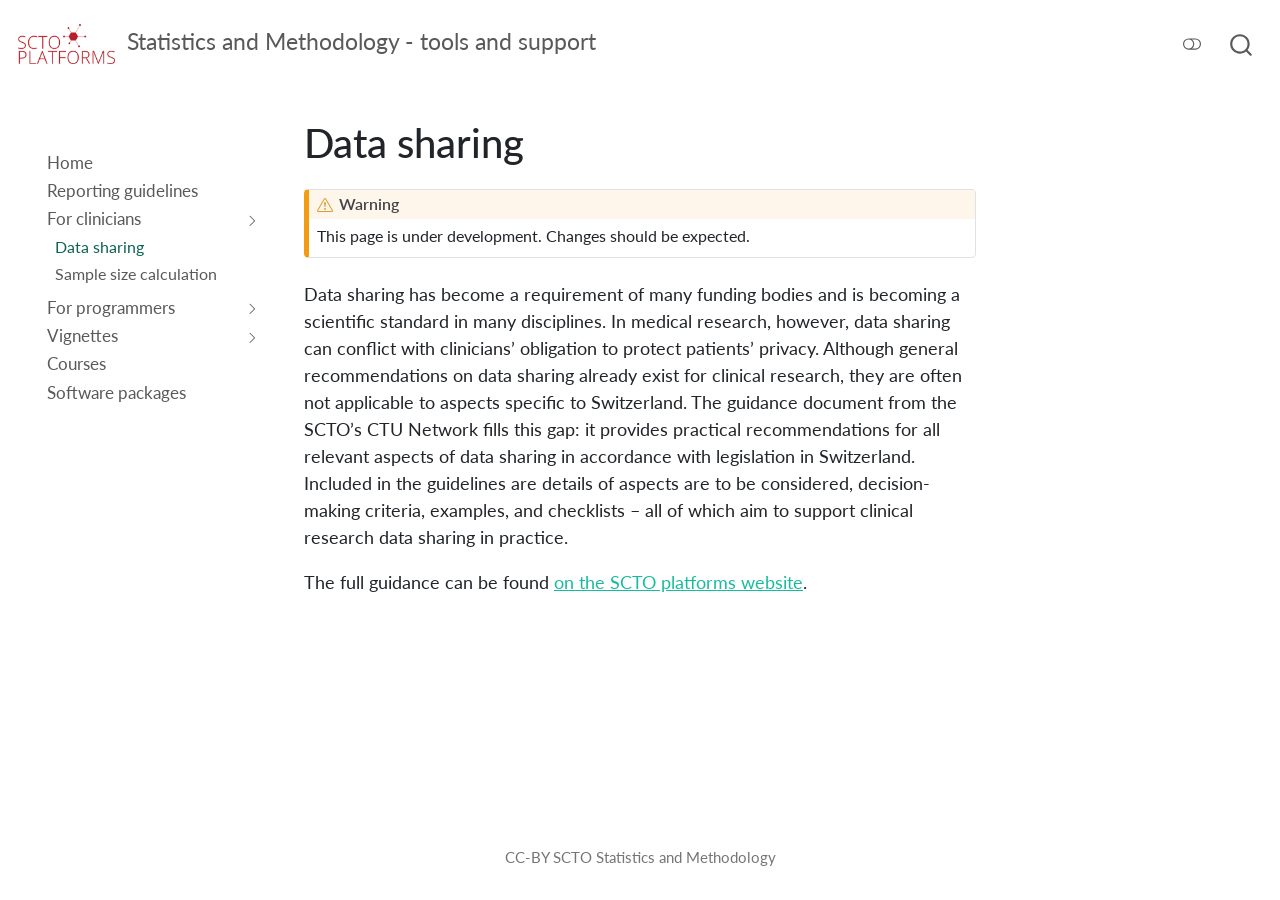
<file: DataSharing.html>
<!DOCTYPE html>
<html xmlns="http://www.w3.org/1999/xhtml" lang="en" xml:lang="en"><head>

<meta charset="utf-8">
<meta name="generator" content="quarto-1.0.37">

<meta name="viewport" content="width=device-width, initial-scale=1.0, user-scalable=yes">


<title>Statistics and Methodology - tools and support - Data sharing</title>
<style>
code{white-space: pre-wrap;}
span.smallcaps{font-variant: small-caps;}
span.underline{text-decoration: underline;}
div.column{display: inline-block; vertical-align: top; width: 50%;}
div.hanging-indent{margin-left: 1.5em; text-indent: -1.5em;}
ul.task-list{list-style: none;}
</style>


<script src="site_libs/quarto-nav/quarto-nav.js"></script>
<script src="site_libs/quarto-nav/headroom.min.js"></script>
<script src="site_libs/clipboard/clipboard.min.js"></script>
<script src="site_libs/quarto-search/autocomplete.umd.js"></script>
<script src="site_libs/quarto-search/fuse.min.js"></script>
<script src="site_libs/quarto-search/quarto-search.js"></script>
<meta name="quarto:offset" content="./">
<link href="./docs/SCTO_Platforms.png" rel="icon" type="image/png">
<script src="site_libs/quarto-html/quarto.js"></script>
<script src="site_libs/quarto-html/popper.min.js"></script>
<script src="site_libs/quarto-html/tippy.umd.min.js"></script>
<script src="site_libs/quarto-html/anchor.min.js"></script>
<link href="site_libs/quarto-html/tippy.css" rel="stylesheet">
<link href="site_libs/quarto-html/quarto-syntax-highlighting.css" rel="stylesheet" class="quarto-color-scheme" id="quarto-text-highlighting-styles">
<link href="site_libs/quarto-html/quarto-syntax-highlighting-dark.css" rel="prefetch" class="quarto-color-scheme quarto-color-alternate" id="quarto-text-highlighting-styles">
<script src="site_libs/bootstrap/bootstrap.min.js"></script>
<link href="site_libs/bootstrap/bootstrap-icons.css" rel="stylesheet">
<link href="site_libs/bootstrap/bootstrap.min.css" rel="stylesheet" class="quarto-color-scheme" id="quarto-bootstrap" data-mode="light">
<link href="site_libs/bootstrap/bootstrap-dark.min.css" rel="prefetch" class="quarto-color-scheme quarto-color-alternate" id="quarto-bootstrap" data-mode="dark">
<script id="quarto-search-options" type="application/json">{
  "location": "navbar",
  "copy-button": false,
  "collapse-after": 3,
  "panel-placement": "end",
  "type": "overlay",
  "limit": 20,
  "language": {
    "search-no-results-text": "No results",
    "search-matching-documents-text": "matching documents",
    "search-copy-link-title": "Copy link to search",
    "search-hide-matches-text": "Hide additional matches",
    "search-more-match-text": "more match in this document",
    "search-more-matches-text": "more matches in this document",
    "search-clear-button-title": "Clear",
    "search-detached-cancel-button-title": "Cancel",
    "search-submit-button-title": "Submit"
  }
}</script>


<link rel="stylesheet" href="styles.css">
</head>

<body class="nav-sidebar floating nav-fixed">


<div id="quarto-search-results"></div>
  <header id="quarto-header" class="headroom fixed-top">
    <nav class="navbar navbar-expand-lg navbar-dark ">
      <div class="navbar-container container-fluid">
      <a class="navbar-brand" href="./index.html">
    <img src="./docs/SCTO_Platforms.png" alt="">
    <span class="navbar-title">Statistics and Methodology - tools and support</span>
  </a>
          <button class="navbar-toggler" type="button" data-bs-toggle="collapse" data-bs-target="#navbarCollapse" aria-controls="navbarCollapse" aria-expanded="false" aria-label="Toggle navigation" onclick="if (window.quartoToggleHeadroom) { window.quartoToggleHeadroom(); }">
  <span class="navbar-toggler-icon"></span>
</button>
          <div class="collapse navbar-collapse" id="navbarCollapse">
            <ul class="navbar-nav navbar-nav-scroll me-auto">
  <li class="nav-item">
    <a class="nav-link active" href="./index.html" aria-current="page">Home</a>
  </li>  
</ul>
              <div class="quarto-toggle-container">
                  <a href="" class="quarto-color-scheme-toggle nav-link" onclick="window.quartoToggleColorScheme(); return false;" title="Toggle dark mode"><i class="bi"></i></a>
              </div>
              <div id="quarto-search" class="" title="Search"></div>
          </div> <!-- /navcollapse -->
      </div> <!-- /container-fluid -->
    </nav>
  <nav class="quarto-secondary-nav" data-bs-toggle="collapse" data-bs-target="#quarto-sidebar" aria-controls="quarto-sidebar" aria-expanded="false" aria-label="Toggle sidebar navigation" onclick="if (window.quartoToggleHeadroom) { window.quartoToggleHeadroom(); }">
    <div class="container-fluid d-flex justify-content-between">
      <h1 class="quarto-secondary-nav-title">Data sharing</h1>
      <button type="button" class="quarto-btn-toggle btn" aria-label="Show secondary navigation">
        <i class="bi bi-chevron-right"></i>
      </button>
    </div>
  </nav>
</header>
<!-- content -->
<div id="quarto-content" class="quarto-container page-columns page-rows-contents page-layout-article page-navbar">
<!-- sidebar -->
  <nav id="quarto-sidebar" class="sidebar collapse sidebar-navigation floating overflow-auto">
      <div class="mt-2 flex-shrink-0 align-items-center">
        <div class="sidebar-search">
        <div id="quarto-search" class="" title="Search"></div>
        </div>
      </div>
    <div class="sidebar-menu-container"> 
    <ul class="list-unstyled mt-1">
        <li class="sidebar-item">
  <div class="sidebar-item-container"> 
  <a href="./index.html" class="sidebar-item-text sidebar-link">Home</a>
  </div>
</li>
        <li class="sidebar-item">
  <div class="sidebar-item-container"> 
  <a href="./ReportingGuidelines.html" class="sidebar-item-text sidebar-link">Reporting guidelines</a>
  </div>
</li>
        <li class="sidebar-item sidebar-item-section">
      <div class="sidebar-item-container"> 
            <a class="sidebar-item-text sidebar-link text-start" data-bs-toggle="collapse" data-bs-target="#quarto-sidebar-section-1" aria-expanded="true">For clinicians</a>
          <a class="sidebar-item-toggle text-start" data-bs-toggle="collapse" data-bs-target="#quarto-sidebar-section-1" aria-expanded="true">
            <i class="bi bi-chevron-right ms-2"></i>
          </a> 
      </div>
      <ul id="quarto-sidebar-section-1" class="collapse list-unstyled sidebar-section depth1 show">  
          <li class="sidebar-item">
  <div class="sidebar-item-container"> 
  <a href="./DataSharing.html" class="sidebar-item-text sidebar-link active">Data sharing</a>
  </div>
</li>
          <li class="sidebar-item">
  <div class="sidebar-item-container"> 
  <a href="./SampleSizeCalculation.html" class="sidebar-item-text sidebar-link">Sample size calculation</a>
  </div>
</li>
      </ul>
  </li>
        <li class="sidebar-item sidebar-item-section">
      <div class="sidebar-item-container"> 
            <a class="sidebar-item-text sidebar-link text-start collapsed" data-bs-toggle="collapse" data-bs-target="#quarto-sidebar-section-2" aria-expanded="false">For programmers</a>
          <a class="sidebar-item-toggle text-start collapsed" data-bs-toggle="collapse" data-bs-target="#quarto-sidebar-section-2" aria-expanded="false">
            <i class="bi bi-chevron-right ms-2"></i>
          </a> 
      </div>
      <ul id="quarto-sidebar-section-2" class="collapse list-unstyled sidebar-section depth1 ">  
          <li class="sidebar-item">
  <div class="sidebar-item-container"> 
  <a href="./baselinetables.html" class="sidebar-item-text sidebar-link">Make a baseline table</a>
  </div>
</li>
          <li class="sidebar-item">
  <div class="sidebar-item-container"> 
  <a href="./software.html" class="sidebar-item-text sidebar-link">Software packages</a>
  </div>
</li>
      </ul>
  </li>
        <li class="sidebar-item sidebar-item-section">
      <div class="sidebar-item-container"> 
            <a class="sidebar-item-text sidebar-link text-start collapsed" data-bs-toggle="collapse" data-bs-target="#quarto-sidebar-section-3" aria-expanded="false">Vignettes</a>
          <a class="sidebar-item-toggle text-start collapsed" data-bs-toggle="collapse" data-bs-target="#quarto-sidebar-section-3" aria-expanded="false">
            <i class="bi bi-chevron-right ms-2"></i>
          </a> 
      </div>
      <ul id="quarto-sidebar-section-3" class="collapse list-unstyled sidebar-section depth1 ">  
          <li class="sidebar-item">
  <div class="sidebar-item-container"> 
  <a href="./vignettes.html" class="sidebar-item-text sidebar-link">Overview</a>
  </div>
</li>
          <li class="sidebar-item">
  <div class="sidebar-item-container"> 
  <a href="./SampleSizeCalculation.html" class="sidebar-item-text sidebar-link">Sample size calculation</a>
  </div>
</li>
          <li class="sidebar-item">
  <div class="sidebar-item-container"> 
  <a href="./baselinetables.html" class="sidebar-item-text sidebar-link">Make a baseline table</a>
  </div>
</li>
      </ul>
  </li>
        <li class="sidebar-item">
  <div class="sidebar-item-container"> 
  <a href="./courses.html" class="sidebar-item-text sidebar-link">Courses</a>
  </div>
</li>
        <li class="sidebar-item">
  <div class="sidebar-item-container"> 
  <a href="./software.html" class="sidebar-item-text sidebar-link">Software packages</a>
  </div>
</li>
    </ul>
    </div>
</nav>
<!-- margin-sidebar -->
    <div id="quarto-margin-sidebar" class="sidebar margin-sidebar">
        
    </div>
<!-- main -->
<main class="content" id="quarto-document-content">

<header id="title-block-header" class="quarto-title-block default">
<div class="quarto-title">
<h1 class="title d-none d-lg-block">Data sharing</h1>
</div>



<div class="quarto-title-meta">

    
    
  </div>
  

</header>

<div class="callout-warning callout callout-style-default callout-captioned">
<div class="callout-header d-flex align-content-center">
<div class="callout-icon-container">
<i class="callout-icon"></i>
</div>
<div class="callout-caption-container flex-fill">
Warning
</div>
</div>
<div class="callout-body-container callout-body">
<p>This page is under development. Changes should be expected.</p>
</div>
</div>
<p>Data sharing has become a requirement of many funding bodies and is becoming a scientific standard in many disciplines. In medical research, however, data sharing can conflict with clinicians’ obligation to protect patients’ privacy. Although general recommendations on data sharing already exist for clinical research, they are often not applicable to aspects specific to Switzerland. The guidance document from the SCTO’s CTU Network fills this gap: it provides practical recommendations for all relevant aspects of data sharing in accordance with legislation in Switzerland. Included in the guidelines are details of aspects are to be considered, decision-making criteria, examples, and checklists – all of which aim to support clinical research data sharing in practice.</p>
<p>The full guidance can be found <a href="https://www.sctoplatforms.ch/en/publications/sharing-of-data-from-clinical-research-projects-guidance-from-the-sctors-clinical-trial-unit-network-143.html">on the SCTO platforms website</a>.</p>



</main> <!-- /main -->
<script id="quarto-html-after-body" type="application/javascript">
window.document.addEventListener("DOMContentLoaded", function (event) {
  const toggleBodyColorMode = (bsSheetEl) => {
    const mode = bsSheetEl.getAttribute("data-mode");
    const bodyEl = window.document.querySelector("body");
    if (mode === "dark") {
      bodyEl.classList.add("quarto-dark");
      bodyEl.classList.remove("quarto-light");
    } else {
      bodyEl.classList.add("quarto-light");
      bodyEl.classList.remove("quarto-dark");
    }
  }
  const toggleBodyColorPrimary = () => {
    const bsSheetEl = window.document.querySelector("link#quarto-bootstrap");
    if (bsSheetEl) {
      toggleBodyColorMode(bsSheetEl);
    }
  }
  toggleBodyColorPrimary();  
  const disableStylesheet = (stylesheets) => {
    for (let i=0; i < stylesheets.length; i++) {
      const stylesheet = stylesheets[i];
      stylesheet.rel = 'prefetch';
    }
  }
  const enableStylesheet = (stylesheets) => {
    for (let i=0; i < stylesheets.length; i++) {
      const stylesheet = stylesheets[i];
      stylesheet.rel = 'stylesheet';
    }
  }
  const manageTransitions = (selector, allowTransitions) => {
    const els = window.document.querySelectorAll(selector);
    for (let i=0; i < els.length; i++) {
      const el = els[i];
      if (allowTransitions) {
        el.classList.remove('notransition');
      } else {
        el.classList.add('notransition');
      }
    }
  }
  const toggleColorMode = (alternate) => {
    // Switch the stylesheets
    const alternateStylesheets = window.document.querySelectorAll('link.quarto-color-scheme.quarto-color-alternate');
    manageTransitions('#quarto-margin-sidebar .nav-link', false);
    if (alternate) {
      enableStylesheet(alternateStylesheets);
      for (const sheetNode of alternateStylesheets) {
        if (sheetNode.id === "quarto-bootstrap") {
          toggleBodyColorMode(sheetNode);
        }
      }
    } else {
      disableStylesheet(alternateStylesheets);
      toggleBodyColorPrimary();
    }
    manageTransitions('#quarto-margin-sidebar .nav-link', true);
    // Switch the toggles
    const toggles = window.document.querySelectorAll('.quarto-color-scheme-toggle');
    for (let i=0; i < toggles.length; i++) {
      const toggle = toggles[i];
      if (toggle) {
        if (alternate) {
          toggle.classList.add("alternate");     
        } else {
          toggle.classList.remove("alternate");
        }
      }
    }
  }
  const isFileUrl = () => { 
    return window.location.protocol === 'file:';
  }
  const hasAlternateSentinel = () => {  
    let styleSentinel = getColorSchemeSentinel();
    if (styleSentinel !== null) {
      return styleSentinel === "alternate";
    } else {
      return false;
    }
  }
  const setStyleSentinel = (alternate) => {
    const value = alternate ? "alternate" : "default";
    if (!isFileUrl()) {
      window.localStorage.setItem("quarto-color-scheme", value);
    } else {
      localAlternateSentinel = value;
    }
  }
  const getColorSchemeSentinel = () => {
    if (!isFileUrl()) {
      const storageValue = window.localStorage.getItem("quarto-color-scheme");
      return storageValue != null ? storageValue : localAlternateSentinel;
    } else {
      return localAlternateSentinel;
    }
  }
  let localAlternateSentinel = 'default';
  // Dark / light mode switch
  window.quartoToggleColorScheme = () => {
    // Read the current dark / light value 
    let toAlternate = !hasAlternateSentinel();
    toggleColorMode(toAlternate);
    setStyleSentinel(toAlternate);
  };
  // Ensure there is a toggle, if there isn't float one in the top right
  if (window.document.querySelector('.quarto-color-scheme-toggle') === null) {
    const a = window.document.createElement('a');
    a.classList.add('top-right');
    a.classList.add('quarto-color-scheme-toggle');
    a.href = "";
    a.onclick = function() { try { window.quartoToggleColorScheme(); } catch {} return false; };
    const i = window.document.createElement("i");
    i.classList.add('bi');
    a.appendChild(i);
    window.document.body.appendChild(a);
  }
  // Switch to dark mode if need be
  if (hasAlternateSentinel()) {
    toggleColorMode(true);
  } 
  const icon = "";
  const anchorJS = new window.AnchorJS();
  anchorJS.options = {
    placement: 'right',
    icon: icon
  };
  anchorJS.add('.anchored');
  const clipboard = new window.ClipboardJS('.code-copy-button', {
    target: function(trigger) {
      return trigger.previousElementSibling;
    }
  });
  clipboard.on('success', function(e) {
    // button target
    const button = e.trigger;
    // don't keep focus
    button.blur();
    // flash "checked"
    button.classList.add('code-copy-button-checked');
    var currentTitle = button.getAttribute("title");
    button.setAttribute("title", "Copied!");
    setTimeout(function() {
      button.setAttribute("title", currentTitle);
      button.classList.remove('code-copy-button-checked');
    }, 1000);
    // clear code selection
    e.clearSelection();
  });
  function tippyHover(el, contentFn) {
    const config = {
      allowHTML: true,
      content: contentFn,
      maxWidth: 500,
      delay: 100,
      arrow: false,
      appendTo: function(el) {
          return el.parentElement;
      },
      interactive: true,
      interactiveBorder: 10,
      theme: 'quarto',
      placement: 'bottom-start'
    };
    window.tippy(el, config); 
  }
  const noterefs = window.document.querySelectorAll('a[role="doc-noteref"]');
  for (var i=0; i<noterefs.length; i++) {
    const ref = noterefs[i];
    tippyHover(ref, function() {
      let href = ref.getAttribute('href');
      try { href = new URL(href).hash; } catch {}
      const id = href.replace(/^#\/?/, "");
      const note = window.document.getElementById(id);
      return note.innerHTML;
    });
  }
  var bibliorefs = window.document.querySelectorAll('a[role="doc-biblioref"]');
  for (var i=0; i<bibliorefs.length; i++) {
    const ref = bibliorefs[i];
    const cites = ref.parentNode.getAttribute('data-cites').split(' ');
    tippyHover(ref, function() {
      var popup = window.document.createElement('div');
      cites.forEach(function(cite) {
        var citeDiv = window.document.createElement('div');
        citeDiv.classList.add('hanging-indent');
        citeDiv.classList.add('csl-entry');
        var biblioDiv = window.document.getElementById('ref-' + cite);
        if (biblioDiv) {
          citeDiv.innerHTML = biblioDiv.innerHTML;
        }
        popup.appendChild(citeDiv);
      });
      return popup.innerHTML;
    });
  }
});
</script>
</div> <!-- /content -->
<footer class="footer">
  <div class="nav-footer">
      <div class="nav-footer-center">CC-BY SCTO Statistics and Methodology</div>
  </div>
</footer>



</body></html>
</file>
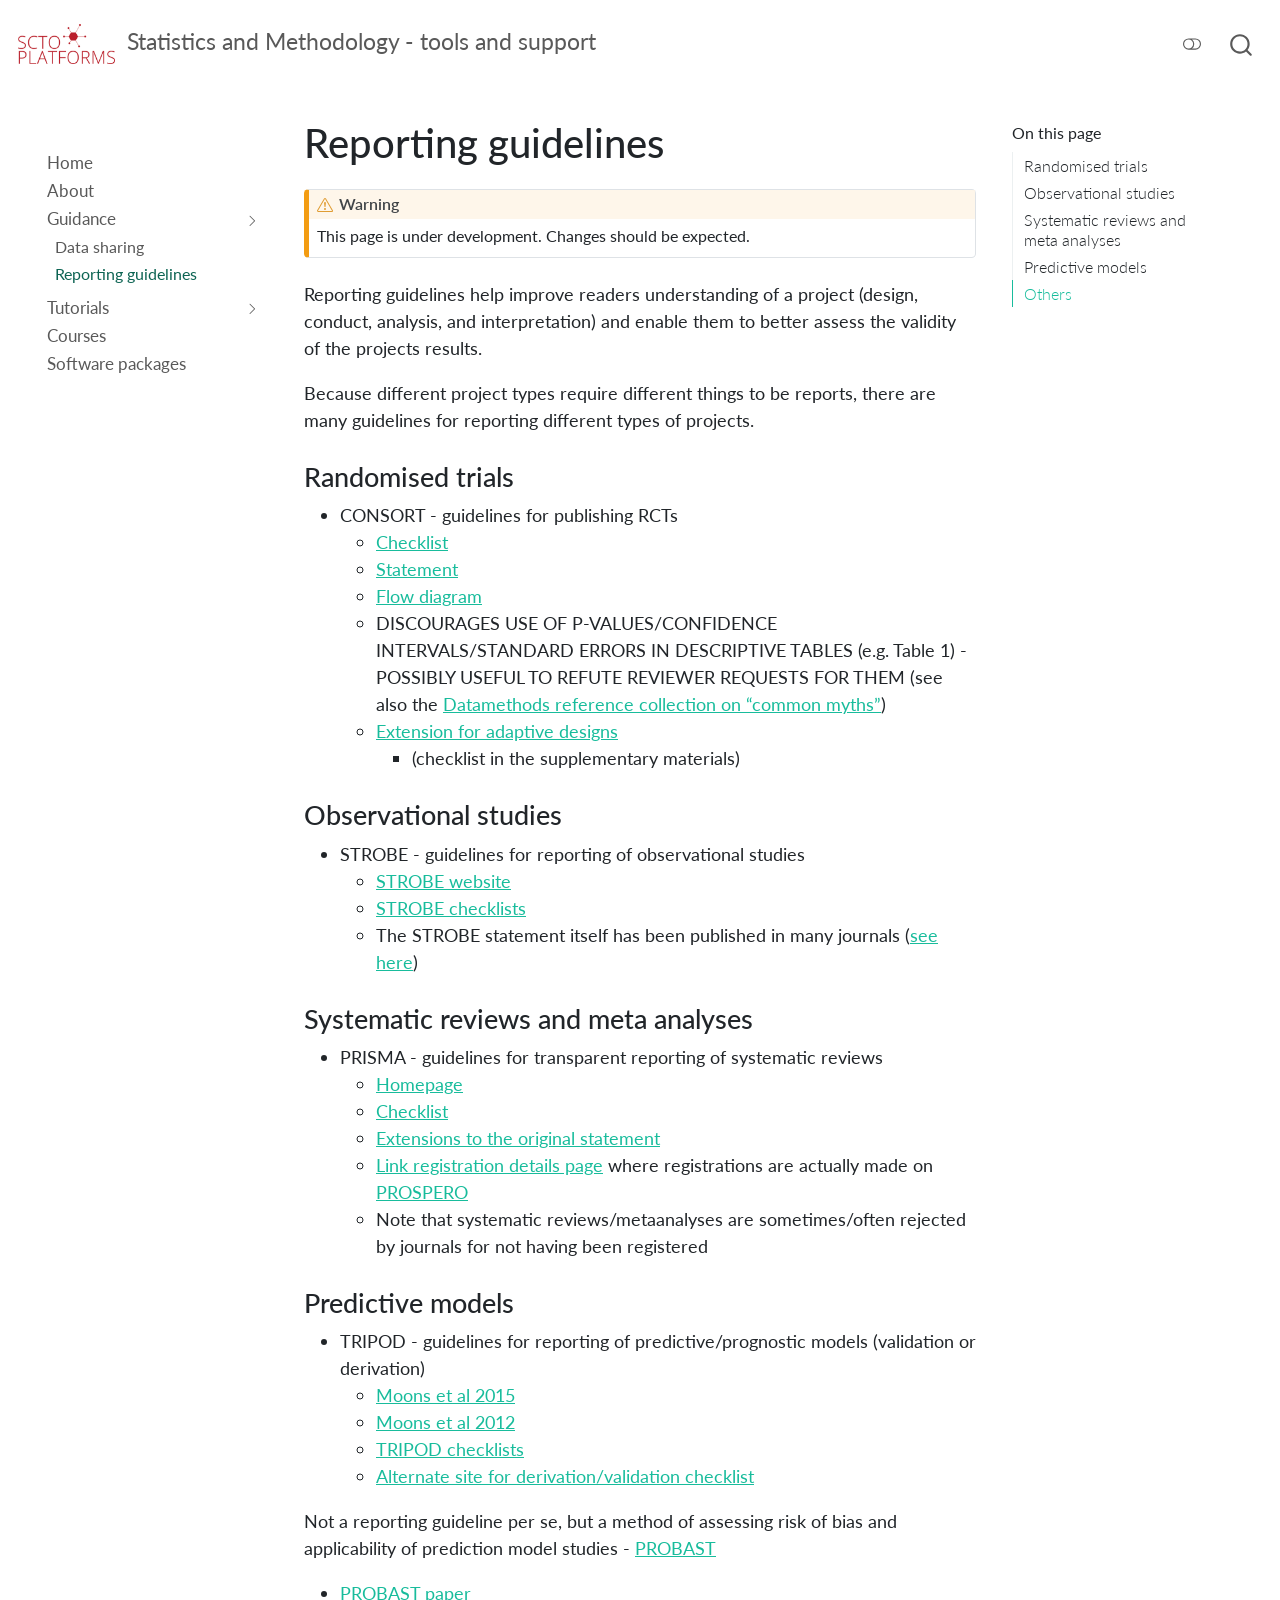
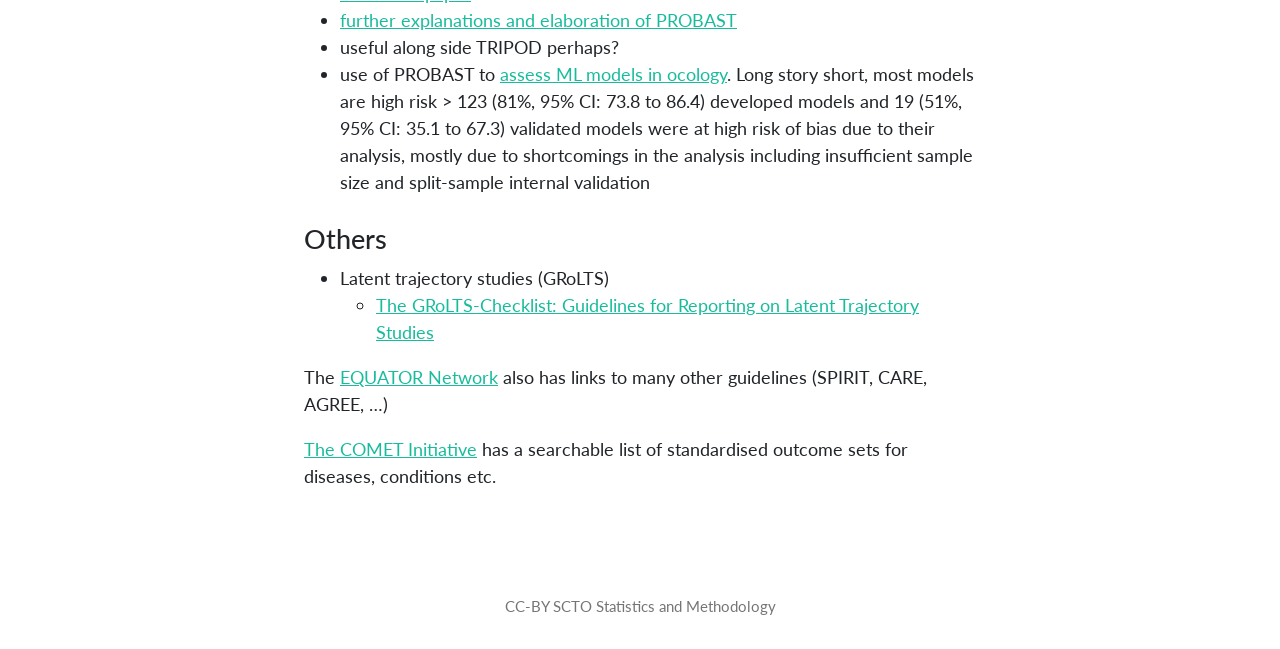
<file: ReportingGuidelines.html>
<!DOCTYPE html>
<html xmlns="http://www.w3.org/1999/xhtml" lang="en" xml:lang="en"><head>

<meta charset="utf-8">
<meta name="generator" content="quarto-1.0.37">

<meta name="viewport" content="width=device-width, initial-scale=1.0, user-scalable=yes">


<title>Statistics and Methodology - tools and support - Reporting guidelines</title>
<style>
code{white-space: pre-wrap;}
span.smallcaps{font-variant: small-caps;}
span.underline{text-decoration: underline;}
div.column{display: inline-block; vertical-align: top; width: 50%;}
div.hanging-indent{margin-left: 1.5em; text-indent: -1.5em;}
ul.task-list{list-style: none;}
</style>


<script src="site_libs/quarto-nav/quarto-nav.js"></script>
<script src="site_libs/quarto-nav/headroom.min.js"></script>
<script src="site_libs/clipboard/clipboard.min.js"></script>
<script src="site_libs/quarto-search/autocomplete.umd.js"></script>
<script src="site_libs/quarto-search/fuse.min.js"></script>
<script src="site_libs/quarto-search/quarto-search.js"></script>
<meta name="quarto:offset" content="./">
<link href="./docs/SCTO_Platforms.png" rel="icon" type="image/png">
<script src="site_libs/quarto-html/quarto.js"></script>
<script src="site_libs/quarto-html/popper.min.js"></script>
<script src="site_libs/quarto-html/tippy.umd.min.js"></script>
<script src="site_libs/quarto-html/anchor.min.js"></script>
<link href="site_libs/quarto-html/tippy.css" rel="stylesheet">
<link href="site_libs/quarto-html/quarto-syntax-highlighting.css" rel="stylesheet" class="quarto-color-scheme" id="quarto-text-highlighting-styles">
<link href="site_libs/quarto-html/quarto-syntax-highlighting-dark.css" rel="prefetch" class="quarto-color-scheme quarto-color-alternate" id="quarto-text-highlighting-styles">
<script src="site_libs/bootstrap/bootstrap.min.js"></script>
<link href="site_libs/bootstrap/bootstrap-icons.css" rel="stylesheet">
<link href="site_libs/bootstrap/bootstrap.min.css" rel="stylesheet" class="quarto-color-scheme" id="quarto-bootstrap" data-mode="light">
<link href="site_libs/bootstrap/bootstrap-dark.min.css" rel="prefetch" class="quarto-color-scheme quarto-color-alternate" id="quarto-bootstrap" data-mode="dark">
<script id="quarto-search-options" type="application/json">{
  "location": "navbar",
  "copy-button": false,
  "collapse-after": 3,
  "panel-placement": "end",
  "type": "overlay",
  "limit": 20,
  "language": {
    "search-no-results-text": "No results",
    "search-matching-documents-text": "matching documents",
    "search-copy-link-title": "Copy link to search",
    "search-hide-matches-text": "Hide additional matches",
    "search-more-match-text": "more match in this document",
    "search-more-matches-text": "more matches in this document",
    "search-clear-button-title": "Clear",
    "search-detached-cancel-button-title": "Cancel",
    "search-submit-button-title": "Submit"
  }
}</script>


<link rel="stylesheet" href="styles.css">
</head>

<body class="nav-sidebar floating nav-fixed">


<div id="quarto-search-results"></div>
  <header id="quarto-header" class="headroom fixed-top">
    <nav class="navbar navbar-expand-lg navbar-dark ">
      <div class="navbar-container container-fluid">
      <a class="navbar-brand" href="./index.html">
    <img src="./docs/SCTO_Platforms.png" alt="">
    <span class="navbar-title">Statistics and Methodology - tools and support</span>
  </a>
          <button class="navbar-toggler" type="button" data-bs-toggle="collapse" data-bs-target="#navbarCollapse" aria-controls="navbarCollapse" aria-expanded="false" aria-label="Toggle navigation" onclick="if (window.quartoToggleHeadroom) { window.quartoToggleHeadroom(); }">
  <span class="navbar-toggler-icon"></span>
</button>
          <div class="collapse navbar-collapse" id="navbarCollapse">
            <ul class="navbar-nav navbar-nav-scroll me-auto">
  <li class="nav-item">
    <a class="nav-link active" href="./index.html" aria-current="page">Home</a>
  </li>  
</ul>
              <div class="quarto-toggle-container">
                  <a href="" class="quarto-color-scheme-toggle nav-link" onclick="window.quartoToggleColorScheme(); return false;" title="Toggle dark mode"><i class="bi"></i></a>
              </div>
              <div id="quarto-search" class="" title="Search"></div>
          </div> <!-- /navcollapse -->
      </div> <!-- /container-fluid -->
    </nav>
  <nav class="quarto-secondary-nav" data-bs-toggle="collapse" data-bs-target="#quarto-sidebar" aria-controls="quarto-sidebar" aria-expanded="false" aria-label="Toggle sidebar navigation" onclick="if (window.quartoToggleHeadroom) { window.quartoToggleHeadroom(); }">
    <div class="container-fluid d-flex justify-content-between">
      <h1 class="quarto-secondary-nav-title">Reporting guidelines</h1>
      <button type="button" class="quarto-btn-toggle btn" aria-label="Show secondary navigation">
        <i class="bi bi-chevron-right"></i>
      </button>
    </div>
  </nav>
</header>
<!-- content -->
<div id="quarto-content" class="quarto-container page-columns page-rows-contents page-layout-article page-navbar">
<!-- sidebar -->
  <nav id="quarto-sidebar" class="sidebar collapse sidebar-navigation floating overflow-auto">
      <div class="mt-2 flex-shrink-0 align-items-center">
        <div class="sidebar-search">
        <div id="quarto-search" class="" title="Search"></div>
        </div>
      </div>
    <div class="sidebar-menu-container"> 
    <ul class="list-unstyled mt-1">
        <li class="sidebar-item">
  <div class="sidebar-item-container"> 
  <a href="./index.html" class="sidebar-item-text sidebar-link">Home</a>
  </div>
</li>
        <li class="sidebar-item">
  <div class="sidebar-item-container"> 
  <a href="./about.html" class="sidebar-item-text sidebar-link">About</a>
  </div>
</li>
        <li class="sidebar-item sidebar-item-section">
      <div class="sidebar-item-container"> 
            <a class="sidebar-item-text sidebar-link text-start" data-bs-toggle="collapse" data-bs-target="#quarto-sidebar-section-1" aria-expanded="true">Guidance</a>
          <a class="sidebar-item-toggle text-start" data-bs-toggle="collapse" data-bs-target="#quarto-sidebar-section-1" aria-expanded="true">
            <i class="bi bi-chevron-right ms-2"></i>
          </a> 
      </div>
      <ul id="quarto-sidebar-section-1" class="collapse list-unstyled sidebar-section depth1 show">  
          <li class="sidebar-item">
  <div class="sidebar-item-container"> 
  <a href="./DataSharing.html" class="sidebar-item-text sidebar-link">Data sharing</a>
  </div>
</li>
          <li class="sidebar-item">
  <div class="sidebar-item-container"> 
  <a href="./ReportingGuidelines.html" class="sidebar-item-text sidebar-link active">Reporting guidelines</a>
  </div>
</li>
      </ul>
  </li>
        <li class="sidebar-item sidebar-item-section">
      <div class="sidebar-item-container"> 
            <a class="sidebar-item-text sidebar-link text-start collapsed" data-bs-toggle="collapse" data-bs-target="#quarto-sidebar-section-2" aria-expanded="false">Tutorials</a>
          <a class="sidebar-item-toggle text-start collapsed" data-bs-toggle="collapse" data-bs-target="#quarto-sidebar-section-2" aria-expanded="false">
            <i class="bi bi-chevron-right ms-2"></i>
          </a> 
      </div>
      <ul id="quarto-sidebar-section-2" class="collapse list-unstyled sidebar-section depth1 ">  
          <li class="sidebar-item">
  <div class="sidebar-item-container"> 
  <a href="./tutorials.html" class="sidebar-item-text sidebar-link">Overview</a>
  </div>
</li>
          <li class="sidebar-item">
  <div class="sidebar-item-container"> 
  <a href="./SampleSizeCalculation.html" class="sidebar-item-text sidebar-link">Sample size calculation</a>
  </div>
</li>
          <li class="sidebar-item">
  <div class="sidebar-item-container"> 
  <a href="./baselinetables.html" class="sidebar-item-text sidebar-link">Make a baseline table</a>
  </div>
</li>
      </ul>
  </li>
        <li class="sidebar-item">
  <div class="sidebar-item-container"> 
  <a href="./courses.html" class="sidebar-item-text sidebar-link">Courses</a>
  </div>
</li>
        <li class="sidebar-item">
  <div class="sidebar-item-container"> 
  <a href="./software.html" class="sidebar-item-text sidebar-link">Software packages</a>
  </div>
</li>
    </ul>
    </div>
</nav>
<!-- margin-sidebar -->
    <div id="quarto-margin-sidebar" class="sidebar margin-sidebar">
        <nav id="TOC" role="doc-toc">
    <h2 id="toc-title">On this page</h2>
   
  <ul>
  <li><a href="#randomised-trials" id="toc-randomised-trials" class="nav-link active" data-scroll-target="#randomised-trials">Randomised trials</a></li>
  <li><a href="#observational-studies" id="toc-observational-studies" class="nav-link" data-scroll-target="#observational-studies">Observational studies</a></li>
  <li><a href="#systematic-reviews-and-meta-analyses" id="toc-systematic-reviews-and-meta-analyses" class="nav-link" data-scroll-target="#systematic-reviews-and-meta-analyses">Systematic reviews and meta analyses</a></li>
  <li><a href="#predictive-models" id="toc-predictive-models" class="nav-link" data-scroll-target="#predictive-models">Predictive models</a></li>
  <li><a href="#others" id="toc-others" class="nav-link" data-scroll-target="#others">Others</a></li>
  </ul>
</nav>
    </div>
<!-- main -->
<main class="content" id="quarto-document-content">

<header id="title-block-header" class="quarto-title-block default">
<div class="quarto-title">
<h1 class="title d-none d-lg-block">Reporting guidelines</h1>
</div>



<div class="quarto-title-meta">

    
    
  </div>
  

</header>

<div class="callout-warning callout callout-style-default callout-captioned">
<div class="callout-header d-flex align-content-center">
<div class="callout-icon-container">
<i class="callout-icon"></i>
</div>
<div class="callout-caption-container flex-fill">
Warning
</div>
</div>
<div class="callout-body-container callout-body">
<p>This page is under development. Changes should be expected.</p>
</div>
</div>
<!-- content needs rearranging, description of what each is about etc -->
<p>Reporting guidelines help improve readers understanding of a project (design, conduct, analysis, and interpretation) and enable them to better assess the validity of the projects results.</p>
<p>Because different project types require different things to be reports, there are many guidelines for reporting different types of projects.</p>
<section id="randomised-trials" class="level3">
<h3 class="anchored" data-anchor-id="randomised-trials">Randomised trials</h3>
<ul>
<li>CONSORT - guidelines for publishing RCTs
<ul>
<li><a href="http://www.consort-statement.org/consort-statement/checklist">Checklist</a></li>
<li><a href="http://www.consort-statement.org/consort-2010">Statement</a></li>
<li><a href="http://www.consort-statement.org/consort-statement/flow-diagram">Flow diagram</a></li>
<li>DISCOURAGES USE OF P-VALUES/CONFIDENCE INTERVALS/STANDARD ERRORS IN DESCRIPTIVE TABLES (e.g.&nbsp;Table 1) - POSSIBLY USEFUL TO REFUTE REVIEWER REQUESTS FOR THEM (see also the <a href="https://discourse.datamethods.org/t/reference-collection-to-push-back-against-common-statistical-myths/1787">Datamethods reference collection on “common myths”</a>)</li>
<li><a href="https://trialsjournal.biomedcentral.com/articles/10.1186/s13063-020-04334-x">Extension for adaptive designs</a>
<ul>
<li>(checklist in the supplementary materials)</li>
</ul></li>
</ul></li>
</ul>
</section>
<section id="observational-studies" class="level3">
<h3 class="anchored" data-anchor-id="observational-studies">Observational studies</h3>
<ul>
<li>STROBE - guidelines for reporting of observational studies
<ul>
<li><a href="https://www.strobe-statement.org/index.php?id=strobe-home">STROBE website</a></li>
<li><a href="https://www.strobe-statement.org/index.php?id=available-checklists">STROBE checklists</a></li>
<li>The STROBE statement itself has been published in many journals (<a href="https://www.strobe-statement.org/index.php?id=strobe-publications">see here</a>)</li>
</ul></li>
</ul>
</section>
<section id="systematic-reviews-and-meta-analyses" class="level3">
<h3 class="anchored" data-anchor-id="systematic-reviews-and-meta-analyses">Systematic reviews and meta analyses</h3>
<ul>
<li>PRISMA - guidelines for transparent reporting of systematic reviews
<ul>
<li><a href="http://www.prisma-statement.org/">Homepage</a></li>
<li><a href="http://www.prisma-statement.org/PRISMAStatement/Checklist">Checklist</a></li>
<li><a href="http://www.prisma-statement.org/Extensions/">Extensions to the original statement</a></li>
<li><a href="http://www.prisma-statement.org/Protocols/Registration">Link registration details page</a> where registrations are actually made on <a href="https://www.crd.york.ac.uk/PROSPERO/">PROSPERO</a></li>
<li>Note that systematic reviews/metaanalyses are sometimes/often rejected by journals for not having been registered</li>
</ul></li>
</ul>
</section>
<section id="predictive-models" class="level3">
<h3 class="anchored" data-anchor-id="predictive-models">Predictive models</h3>
<ul>
<li>TRIPOD - guidelines for reporting of predictive/prognostic models (validation or derivation)
<ul>
<li><a href="http://dx.doi.org/10.7326/M14-0698">Moons et al 2015</a></li>
<li><a href="http://heart.bmj.com/content/98/9/691">Moons et al 2012</a></li>
<li><a href="https://www.equator-network.org/reporting-guidelines/tripod-statement/">TRIPOD checklists</a></li>
<li><a href="https://med.stanford.edu/content/dam/sm/s-spire/documents/ManuscriptQualityChecklists/Tripod-Checklist-Prediction-Model-Development-and-Validation.pdf">Alternate site for derivation/validation checklist</a></li>
</ul></li>
</ul>
<p>Not a reporting guideline per se, but a method of assessing risk of bias and applicability of prediction model studies - <a href="www.probast.org">PROBAST</a></p>
<ul>
<li><a href="https://www.acpjournals.org/doi/10.7326/M18-1376">PROBAST paper</a></li>
<li><a href="https://www.acpjournals.org/doi/10.7326/M18-1377">further explanations and elaboration of PROBAST</a></li>
<li>useful along side TRIPOD perhaps?</li>
<li>use of PROBAST to <a href="https://diagnprognres.biomedcentral.com/articles/10.1186/s41512-022-00126-w">assess ML models in ocology</a>. Long story short, most models are high risk &gt; 123 (81%, 95% CI: 73.8 to 86.4) developed models and 19 (51%, 95% CI: 35.1 to 67.3) validated models were at high risk of bias due to their analysis, mostly due to shortcomings in the analysis including insufficient sample size and split-sample internal validation</li>
</ul>
</section>
<section id="others" class="level3">
<h3 class="anchored" data-anchor-id="others">Others</h3>
<ul>
<li>Latent trajectory studies (GRoLTS)
<ul>
<li><a href="https://www.tandfonline.com/doi/full/10.1080/10705511.2016.1247646">The GRoLTS-Checklist: Guidelines for Reporting on Latent Trajectory Studies</a></li>
</ul></li>
</ul>
<p>The <a href="https://www.equator-network.org/">EQUATOR Network</a> also has links to many other guidelines (SPIRIT, CARE, AGREE, …)</p>
<p><a href="https://www.comet-initiative.org/">The COMET Initiative</a> has a searchable list of standardised outcome sets for diseases, conditions etc.</p>


</section>

</main> <!-- /main -->
<script id="quarto-html-after-body" type="application/javascript">
window.document.addEventListener("DOMContentLoaded", function (event) {
  const toggleBodyColorMode = (bsSheetEl) => {
    const mode = bsSheetEl.getAttribute("data-mode");
    const bodyEl = window.document.querySelector("body");
    if (mode === "dark") {
      bodyEl.classList.add("quarto-dark");
      bodyEl.classList.remove("quarto-light");
    } else {
      bodyEl.classList.add("quarto-light");
      bodyEl.classList.remove("quarto-dark");
    }
  }
  const toggleBodyColorPrimary = () => {
    const bsSheetEl = window.document.querySelector("link#quarto-bootstrap");
    if (bsSheetEl) {
      toggleBodyColorMode(bsSheetEl);
    }
  }
  toggleBodyColorPrimary();  
  const disableStylesheet = (stylesheets) => {
    for (let i=0; i < stylesheets.length; i++) {
      const stylesheet = stylesheets[i];
      stylesheet.rel = 'prefetch';
    }
  }
  const enableStylesheet = (stylesheets) => {
    for (let i=0; i < stylesheets.length; i++) {
      const stylesheet = stylesheets[i];
      stylesheet.rel = 'stylesheet';
    }
  }
  const manageTransitions = (selector, allowTransitions) => {
    const els = window.document.querySelectorAll(selector);
    for (let i=0; i < els.length; i++) {
      const el = els[i];
      if (allowTransitions) {
        el.classList.remove('notransition');
      } else {
        el.classList.add('notransition');
      }
    }
  }
  const toggleColorMode = (alternate) => {
    // Switch the stylesheets
    const alternateStylesheets = window.document.querySelectorAll('link.quarto-color-scheme.quarto-color-alternate');
    manageTransitions('#quarto-margin-sidebar .nav-link', false);
    if (alternate) {
      enableStylesheet(alternateStylesheets);
      for (const sheetNode of alternateStylesheets) {
        if (sheetNode.id === "quarto-bootstrap") {
          toggleBodyColorMode(sheetNode);
        }
      }
    } else {
      disableStylesheet(alternateStylesheets);
      toggleBodyColorPrimary();
    }
    manageTransitions('#quarto-margin-sidebar .nav-link', true);
    // Switch the toggles
    const toggles = window.document.querySelectorAll('.quarto-color-scheme-toggle');
    for (let i=0; i < toggles.length; i++) {
      const toggle = toggles[i];
      if (toggle) {
        if (alternate) {
          toggle.classList.add("alternate");     
        } else {
          toggle.classList.remove("alternate");
        }
      }
    }
  }
  const isFileUrl = () => { 
    return window.location.protocol === 'file:';
  }
  const hasAlternateSentinel = () => {  
    let styleSentinel = getColorSchemeSentinel();
    if (styleSentinel !== null) {
      return styleSentinel === "alternate";
    } else {
      return false;
    }
  }
  const setStyleSentinel = (alternate) => {
    const value = alternate ? "alternate" : "default";
    if (!isFileUrl()) {
      window.localStorage.setItem("quarto-color-scheme", value);
    } else {
      localAlternateSentinel = value;
    }
  }
  const getColorSchemeSentinel = () => {
    if (!isFileUrl()) {
      const storageValue = window.localStorage.getItem("quarto-color-scheme");
      return storageValue != null ? storageValue : localAlternateSentinel;
    } else {
      return localAlternateSentinel;
    }
  }
  let localAlternateSentinel = 'default';
  // Dark / light mode switch
  window.quartoToggleColorScheme = () => {
    // Read the current dark / light value 
    let toAlternate = !hasAlternateSentinel();
    toggleColorMode(toAlternate);
    setStyleSentinel(toAlternate);
  };
  // Ensure there is a toggle, if there isn't float one in the top right
  if (window.document.querySelector('.quarto-color-scheme-toggle') === null) {
    const a = window.document.createElement('a');
    a.classList.add('top-right');
    a.classList.add('quarto-color-scheme-toggle');
    a.href = "";
    a.onclick = function() { try { window.quartoToggleColorScheme(); } catch {} return false; };
    const i = window.document.createElement("i");
    i.classList.add('bi');
    a.appendChild(i);
    window.document.body.appendChild(a);
  }
  // Switch to dark mode if need be
  if (hasAlternateSentinel()) {
    toggleColorMode(true);
  } 
  const icon = "";
  const anchorJS = new window.AnchorJS();
  anchorJS.options = {
    placement: 'right',
    icon: icon
  };
  anchorJS.add('.anchored');
  const clipboard = new window.ClipboardJS('.code-copy-button', {
    target: function(trigger) {
      return trigger.previousElementSibling;
    }
  });
  clipboard.on('success', function(e) {
    // button target
    const button = e.trigger;
    // don't keep focus
    button.blur();
    // flash "checked"
    button.classList.add('code-copy-button-checked');
    var currentTitle = button.getAttribute("title");
    button.setAttribute("title", "Copied!");
    setTimeout(function() {
      button.setAttribute("title", currentTitle);
      button.classList.remove('code-copy-button-checked');
    }, 1000);
    // clear code selection
    e.clearSelection();
  });
  function tippyHover(el, contentFn) {
    const config = {
      allowHTML: true,
      content: contentFn,
      maxWidth: 500,
      delay: 100,
      arrow: false,
      appendTo: function(el) {
          return el.parentElement;
      },
      interactive: true,
      interactiveBorder: 10,
      theme: 'quarto',
      placement: 'bottom-start'
    };
    window.tippy(el, config); 
  }
  const noterefs = window.document.querySelectorAll('a[role="doc-noteref"]');
  for (var i=0; i<noterefs.length; i++) {
    const ref = noterefs[i];
    tippyHover(ref, function() {
      let href = ref.getAttribute('href');
      try { href = new URL(href).hash; } catch {}
      const id = href.replace(/^#\/?/, "");
      const note = window.document.getElementById(id);
      return note.innerHTML;
    });
  }
  var bibliorefs = window.document.querySelectorAll('a[role="doc-biblioref"]');
  for (var i=0; i<bibliorefs.length; i++) {
    const ref = bibliorefs[i];
    const cites = ref.parentNode.getAttribute('data-cites').split(' ');
    tippyHover(ref, function() {
      var popup = window.document.createElement('div');
      cites.forEach(function(cite) {
        var citeDiv = window.document.createElement('div');
        citeDiv.classList.add('hanging-indent');
        citeDiv.classList.add('csl-entry');
        var biblioDiv = window.document.getElementById('ref-' + cite);
        if (biblioDiv) {
          citeDiv.innerHTML = biblioDiv.innerHTML;
        }
        popup.appendChild(citeDiv);
      });
      return popup.innerHTML;
    });
  }
});
</script>
</div> <!-- /content -->
<footer class="footer">
  <div class="nav-footer">
      <div class="nav-footer-center">CC-BY SCTO Statistics and Methodology</div>
  </div>
</footer>



</body></html>
</file>
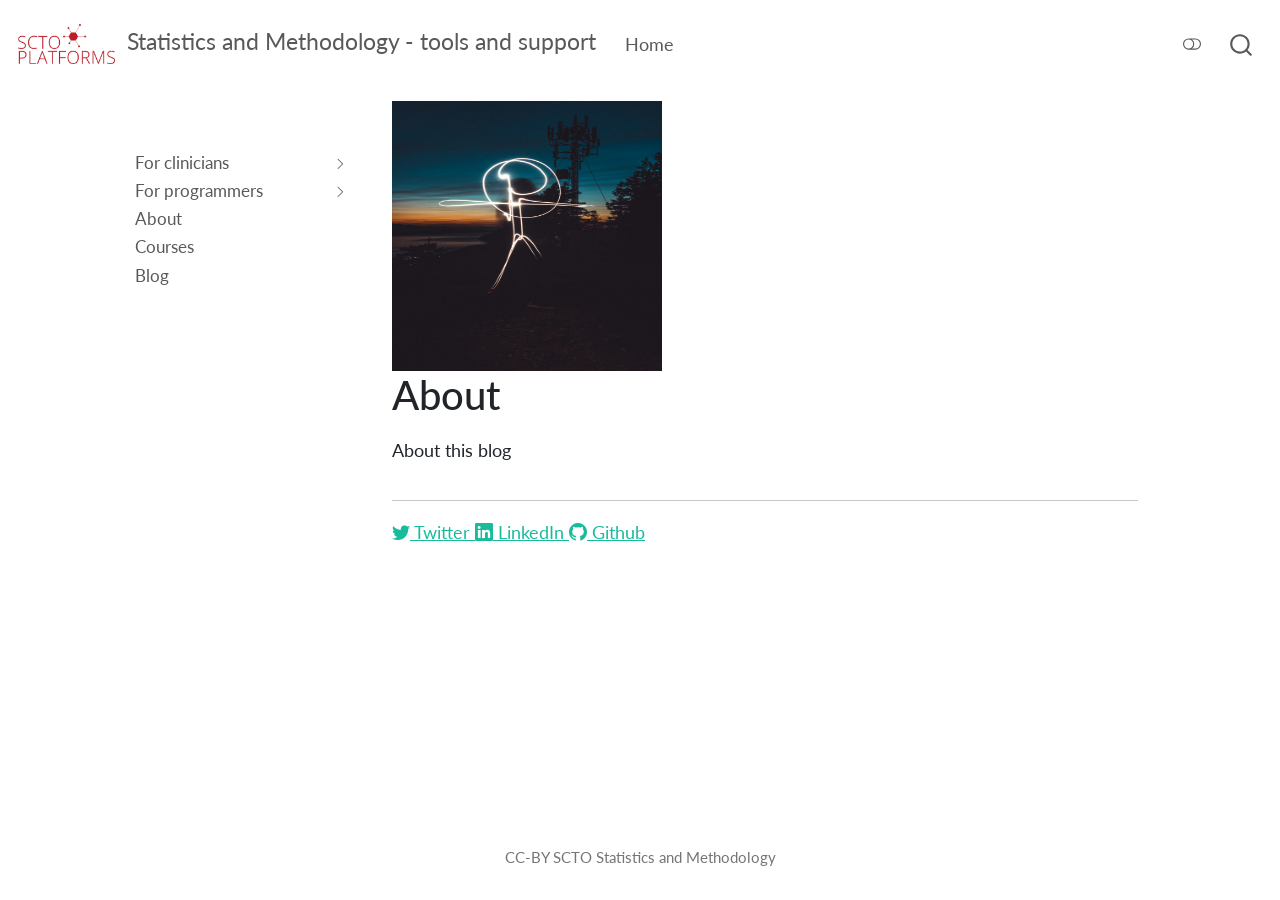
<file: blog/about.html>
<!DOCTYPE html>
<html xmlns="http://www.w3.org/1999/xhtml" lang="en" xml:lang="en"><head>

<meta charset="utf-8">
<meta name="generator" content="quarto-1.0.37">

<meta name="viewport" content="width=device-width, initial-scale=1.0, user-scalable=yes">


<title>Statistics and Methodology - tools and support - About</title>
<style>
code{white-space: pre-wrap;}
span.smallcaps{font-variant: small-caps;}
span.underline{text-decoration: underline;}
div.column{display: inline-block; vertical-align: top; width: 50%;}
div.hanging-indent{margin-left: 1.5em; text-indent: -1.5em;}
ul.task-list{list-style: none;}
</style>


<script src="../site_libs/quarto-nav/quarto-nav.js"></script>
<script src="../site_libs/quarto-nav/headroom.min.js"></script>
<script src="../site_libs/clipboard/clipboard.min.js"></script>
<script src="../site_libs/quarto-search/autocomplete.umd.js"></script>
<script src="../site_libs/quarto-search/fuse.min.js"></script>
<script src="../site_libs/quarto-search/quarto-search.js"></script>
<meta name="quarto:offset" content="../">
<link href="../docs/SCTO_Platforms.png" rel="icon" type="image/png">
<script src="../site_libs/quarto-html/quarto.js"></script>
<script src="../site_libs/quarto-html/popper.min.js"></script>
<script src="../site_libs/quarto-html/tippy.umd.min.js"></script>
<link href="../site_libs/quarto-html/tippy.css" rel="stylesheet">
<link href="../site_libs/quarto-html/quarto-syntax-highlighting.css" rel="stylesheet" class="quarto-color-scheme" id="quarto-text-highlighting-styles">
<link href="../site_libs/quarto-html/quarto-syntax-highlighting-dark.css" rel="prefetch" class="quarto-color-scheme quarto-color-alternate" id="quarto-text-highlighting-styles">
<script src="../site_libs/bootstrap/bootstrap.min.js"></script>
<link href="../site_libs/bootstrap/bootstrap-icons.css" rel="stylesheet">
<link href="../site_libs/bootstrap/bootstrap.min.css" rel="stylesheet" class="quarto-color-scheme" id="quarto-bootstrap" data-mode="light">
<link href="../site_libs/bootstrap/bootstrap-dark.min.css" rel="prefetch" class="quarto-color-scheme quarto-color-alternate" id="quarto-bootstrap" data-mode="dark">
<script id="quarto-search-options" type="application/json">{
  "location": "navbar",
  "copy-button": false,
  "collapse-after": 3,
  "panel-placement": "end",
  "type": "overlay",
  "limit": 20,
  "language": {
    "search-no-results-text": "No results",
    "search-matching-documents-text": "matching documents",
    "search-copy-link-title": "Copy link to search",
    "search-hide-matches-text": "Hide additional matches",
    "search-more-match-text": "more match in this document",
    "search-more-matches-text": "more matches in this document",
    "search-clear-button-title": "Clear",
    "search-detached-cancel-button-title": "Cancel",
    "search-submit-button-title": "Submit"
  }
}</script>


<link rel="stylesheet" href="../styles.css">
</head>

<body class="nav-sidebar floating nav-fixed fullcontent">


<div id="quarto-search-results"></div>
  <header id="quarto-header" class="headroom fixed-top">
    <nav class="navbar navbar-expand-lg navbar-dark ">
      <div class="navbar-container container-fluid">
      <a class="navbar-brand" href="../index.html">
    <img src="../docs/SCTO_Platforms.png" alt="">
    <span class="navbar-title">Statistics and Methodology - tools and support</span>
  </a>
          <button class="navbar-toggler" type="button" data-bs-toggle="collapse" data-bs-target="#navbarCollapse" aria-controls="navbarCollapse" aria-expanded="false" aria-label="Toggle navigation" onclick="if (window.quartoToggleHeadroom) { window.quartoToggleHeadroom(); }">
  <span class="navbar-toggler-icon"></span>
</button>
          <div class="collapse navbar-collapse" id="navbarCollapse">
            <ul class="navbar-nav navbar-nav-scroll me-auto">
  <li class="nav-item">
    <a class="nav-link" href="../index.html">Home</a>
  </li>  
</ul>
              <div class="quarto-toggle-container">
                  <a href="" class="quarto-color-scheme-toggle nav-link" onclick="window.quartoToggleColorScheme(); return false;" title="Toggle dark mode"><i class="bi"></i></a>
              </div>
              <div id="quarto-search" class="" title="Search"></div>
          </div> <!-- /navcollapse -->
      </div> <!-- /container-fluid -->
    </nav>
  <nav class="quarto-secondary-nav" data-bs-toggle="collapse" data-bs-target="#quarto-sidebar" aria-controls="quarto-sidebar" aria-expanded="false" aria-label="Toggle sidebar navigation" onclick="if (window.quartoToggleHeadroom) { window.quartoToggleHeadroom(); }">
    <div class="container-fluid d-flex justify-content-between">
      <h1 class="quarto-secondary-nav-title">About</h1>
      <button type="button" class="quarto-btn-toggle btn" aria-label="Show secondary navigation">
        <i class="bi bi-chevron-right"></i>
      </button>
    </div>
  </nav>
</header>
<!-- content -->
<div id="quarto-content" class="quarto-container page-columns page-rows-contents page-layout-article page-navbar">
<!-- sidebar -->
  <nav id="quarto-sidebar" class="sidebar collapse sidebar-navigation floating overflow-auto">
      <div class="mt-2 flex-shrink-0 align-items-center">
        <div class="sidebar-search">
        <div id="quarto-search" class="" title="Search"></div>
        </div>
      </div>
    <div class="sidebar-menu-container"> 
    <ul class="list-unstyled mt-1">
        <li class="sidebar-item sidebar-item-section">
      <div class="sidebar-item-container"> 
            <a class="sidebar-item-text sidebar-link text-start collapsed" data-bs-toggle="collapse" data-bs-target="#quarto-sidebar-section-1" aria-expanded="false">For clinicians</a>
          <a class="sidebar-item-toggle text-start collapsed" data-bs-toggle="collapse" data-bs-target="#quarto-sidebar-section-1" aria-expanded="false">
            <i class="bi bi-chevron-right ms-2"></i>
          </a> 
      </div>
      <ul id="quarto-sidebar-section-1" class="collapse list-unstyled sidebar-section depth1 ">  
          <li class="sidebar-item">
  <div class="sidebar-item-container"> 
  <a href="../DataSharing.html" class="sidebar-item-text sidebar-link">Data sharing</a>
  </div>
</li>
          <li class="sidebar-item">
  <div class="sidebar-item-container"> 
  <a href="../ReportingGuidelines.html" class="sidebar-item-text sidebar-link">Reporting guidelines</a>
  </div>
</li>
          <li class="sidebar-item">
  <div class="sidebar-item-container"> 
  <a href="../SampleSizeCalculation.html" class="sidebar-item-text sidebar-link">Sample size calculation</a>
  </div>
</li>
      </ul>
  </li>
        <li class="sidebar-item sidebar-item-section">
      <div class="sidebar-item-container"> 
            <a class="sidebar-item-text sidebar-link text-start collapsed" data-bs-toggle="collapse" data-bs-target="#quarto-sidebar-section-2" aria-expanded="false">For programmers</a>
          <a class="sidebar-item-toggle text-start collapsed" data-bs-toggle="collapse" data-bs-target="#quarto-sidebar-section-2" aria-expanded="false">
            <i class="bi bi-chevron-right ms-2"></i>
          </a> 
      </div>
      <ul id="quarto-sidebar-section-2" class="collapse list-unstyled sidebar-section depth1 ">  
          <li class="sidebar-item">
  <div class="sidebar-item-container"> 
  <a href="../baselinetables.html" class="sidebar-item-text sidebar-link">Make a baseline table</a>
  </div>
</li>
          <li class="sidebar-item">
  <div class="sidebar-item-container"> 
  <a href="../software.html" class="sidebar-item-text sidebar-link">Software packages</a>
  </div>
</li>
      </ul>
  </li>
        <li class="sidebar-item">
  <div class="sidebar-item-container"> 
  <a href="../about.html" class="sidebar-item-text sidebar-link">About</a>
  </div>
</li>
        <li class="sidebar-item">
  <div class="sidebar-item-container"> 
  <a href="../courses.html" class="sidebar-item-text sidebar-link">Courses</a>
  </div>
</li>
        <li class="sidebar-item">
  <div class="sidebar-item-container"> 
  <a href="../blog/index.html" class="sidebar-item-text sidebar-link">Blog</a>
  </div>
</li>
    </ul>
    </div>
</nav>
<!-- margin-sidebar -->
    
<!-- main -->
<div class="quarto-about-jolla">
  <img src="profile.jpg" class="about-image
  round " style="height: 15em; width: 15em;">
 <header id="title-block-header" class="quarto-title-block default">
<div class="quarto-title">
<h1 class="title d-none d-lg-block">About</h1>
</div>
<div class="quarto-title-meta">
  </div>
</header><main class="content" id="quarto-document-content">
<p>About this blog</p>


</main> 
  <hr class="about-sep">
   <div class="about-links">
  <a href="https://twitter.com" class="about-link">
    <i class="bi bi-twitter"></i>
     <span class="about-link-text">Twitter</span>
  </a>
  <a href="https://linkedin.com" class="about-link">
    <i class="bi bi-linkedin"></i>
     <span class="about-link-text">LinkedIn</span>
  </a>
  <a href="https://github.com" class="about-link">
    <i class="bi bi-github"></i>
     <span class="about-link-text">Github</span>
  </a>
</div>
</div>
 <!-- /main -->
<script id="quarto-html-after-body" type="application/javascript">
window.document.addEventListener("DOMContentLoaded", function (event) {
  const toggleBodyColorMode = (bsSheetEl) => {
    const mode = bsSheetEl.getAttribute("data-mode");
    const bodyEl = window.document.querySelector("body");
    if (mode === "dark") {
      bodyEl.classList.add("quarto-dark");
      bodyEl.classList.remove("quarto-light");
    } else {
      bodyEl.classList.add("quarto-light");
      bodyEl.classList.remove("quarto-dark");
    }
  }
  const toggleBodyColorPrimary = () => {
    const bsSheetEl = window.document.querySelector("link#quarto-bootstrap");
    if (bsSheetEl) {
      toggleBodyColorMode(bsSheetEl);
    }
  }
  toggleBodyColorPrimary();  
  const disableStylesheet = (stylesheets) => {
    for (let i=0; i < stylesheets.length; i++) {
      const stylesheet = stylesheets[i];
      stylesheet.rel = 'prefetch';
    }
  }
  const enableStylesheet = (stylesheets) => {
    for (let i=0; i < stylesheets.length; i++) {
      const stylesheet = stylesheets[i];
      stylesheet.rel = 'stylesheet';
    }
  }
  const manageTransitions = (selector, allowTransitions) => {
    const els = window.document.querySelectorAll(selector);
    for (let i=0; i < els.length; i++) {
      const el = els[i];
      if (allowTransitions) {
        el.classList.remove('notransition');
      } else {
        el.classList.add('notransition');
      }
    }
  }
  const toggleColorMode = (alternate) => {
    // Switch the stylesheets
    const alternateStylesheets = window.document.querySelectorAll('link.quarto-color-scheme.quarto-color-alternate');
    manageTransitions('#quarto-margin-sidebar .nav-link', false);
    if (alternate) {
      enableStylesheet(alternateStylesheets);
      for (const sheetNode of alternateStylesheets) {
        if (sheetNode.id === "quarto-bootstrap") {
          toggleBodyColorMode(sheetNode);
        }
      }
    } else {
      disableStylesheet(alternateStylesheets);
      toggleBodyColorPrimary();
    }
    manageTransitions('#quarto-margin-sidebar .nav-link', true);
    // Switch the toggles
    const toggles = window.document.querySelectorAll('.quarto-color-scheme-toggle');
    for (let i=0; i < toggles.length; i++) {
      const toggle = toggles[i];
      if (toggle) {
        if (alternate) {
          toggle.classList.add("alternate");     
        } else {
          toggle.classList.remove("alternate");
        }
      }
    }
  }
  const isFileUrl = () => { 
    return window.location.protocol === 'file:';
  }
  const hasAlternateSentinel = () => {  
    let styleSentinel = getColorSchemeSentinel();
    if (styleSentinel !== null) {
      return styleSentinel === "alternate";
    } else {
      return false;
    }
  }
  const setStyleSentinel = (alternate) => {
    const value = alternate ? "alternate" : "default";
    if (!isFileUrl()) {
      window.localStorage.setItem("quarto-color-scheme", value);
    } else {
      localAlternateSentinel = value;
    }
  }
  const getColorSchemeSentinel = () => {
    if (!isFileUrl()) {
      const storageValue = window.localStorage.getItem("quarto-color-scheme");
      return storageValue != null ? storageValue : localAlternateSentinel;
    } else {
      return localAlternateSentinel;
    }
  }
  let localAlternateSentinel = 'default';
  // Dark / light mode switch
  window.quartoToggleColorScheme = () => {
    // Read the current dark / light value 
    let toAlternate = !hasAlternateSentinel();
    toggleColorMode(toAlternate);
    setStyleSentinel(toAlternate);
  };
  // Ensure there is a toggle, if there isn't float one in the top right
  if (window.document.querySelector('.quarto-color-scheme-toggle') === null) {
    const a = window.document.createElement('a');
    a.classList.add('top-right');
    a.classList.add('quarto-color-scheme-toggle');
    a.href = "";
    a.onclick = function() { try { window.quartoToggleColorScheme(); } catch {} return false; };
    const i = window.document.createElement("i");
    i.classList.add('bi');
    a.appendChild(i);
    window.document.body.appendChild(a);
  }
  // Switch to dark mode if need be
  if (hasAlternateSentinel()) {
    toggleColorMode(true);
  } 
  const clipboard = new window.ClipboardJS('.code-copy-button', {
    target: function(trigger) {
      return trigger.previousElementSibling;
    }
  });
  clipboard.on('success', function(e) {
    // button target
    const button = e.trigger;
    // don't keep focus
    button.blur();
    // flash "checked"
    button.classList.add('code-copy-button-checked');
    var currentTitle = button.getAttribute("title");
    button.setAttribute("title", "Copied!");
    setTimeout(function() {
      button.setAttribute("title", currentTitle);
      button.classList.remove('code-copy-button-checked');
    }, 1000);
    // clear code selection
    e.clearSelection();
  });
  function tippyHover(el, contentFn) {
    const config = {
      allowHTML: true,
      content: contentFn,
      maxWidth: 500,
      delay: 100,
      arrow: false,
      appendTo: function(el) {
          return el.parentElement;
      },
      interactive: true,
      interactiveBorder: 10,
      theme: 'quarto',
      placement: 'bottom-start'
    };
    window.tippy(el, config); 
  }
  const noterefs = window.document.querySelectorAll('a[role="doc-noteref"]');
  for (var i=0; i<noterefs.length; i++) {
    const ref = noterefs[i];
    tippyHover(ref, function() {
      let href = ref.getAttribute('href');
      try { href = new URL(href).hash; } catch {}
      const id = href.replace(/^#\/?/, "");
      const note = window.document.getElementById(id);
      return note.innerHTML;
    });
  }
  var bibliorefs = window.document.querySelectorAll('a[role="doc-biblioref"]');
  for (var i=0; i<bibliorefs.length; i++) {
    const ref = bibliorefs[i];
    const cites = ref.parentNode.getAttribute('data-cites').split(' ');
    tippyHover(ref, function() {
      var popup = window.document.createElement('div');
      cites.forEach(function(cite) {
        var citeDiv = window.document.createElement('div');
        citeDiv.classList.add('hanging-indent');
        citeDiv.classList.add('csl-entry');
        var biblioDiv = window.document.getElementById('ref-' + cite);
        if (biblioDiv) {
          citeDiv.innerHTML = biblioDiv.innerHTML;
        }
        popup.appendChild(citeDiv);
      });
      return popup.innerHTML;
    });
  }
});
</script>
</div> <!-- /content -->
<footer class="footer">
  <div class="nav-footer">
      <div class="nav-footer-center">CC-BY SCTO Statistics and Methodology</div>
  </div>
</footer>



</body></html>
</file>
<file: site_libs/quarto-html/tippy.css>
.tippy-box[data-animation=fade][data-state=hidden]{opacity:0}[data-tippy-root]{max-width:calc(100vw - 10px)}.tippy-box{position:relative;background-color:#333;color:#fff;border-radius:4px;font-size:14px;line-height:1.4;white-space:normal;outline:0;transition-property:transform,visibility,opacity}.tippy-box[data-placement^=top]>.tippy-arrow{bottom:0}.tippy-box[data-placement^=top]>.tippy-arrow:before{bottom:-7px;left:0;border-width:8px 8px 0;border-top-color:initial;transform-origin:center top}.tippy-box[data-placement^=bottom]>.tippy-arrow{top:0}.tippy-box[data-placement^=bottom]>.tippy-arrow:before{top:-7px;left:0;border-width:0 8px 8px;border-bottom-color:initial;transform-origin:center bottom}.tippy-box[data-placement^=left]>.tippy-arrow{right:0}.tippy-box[data-placement^=left]>.tippy-arrow:before{border-width:8px 0 8px 8px;border-left-color:initial;right:-7px;transform-origin:center left}.tippy-box[data-placement^=right]>.tippy-arrow{left:0}.tippy-box[data-placement^=right]>.tippy-arrow:before{left:-7px;border-width:8px 8px 8px 0;border-right-color:initial;transform-origin:center right}.tippy-box[data-inertia][data-state=visible]{transition-timing-function:cubic-bezier(.54,1.5,.38,1.11)}.tippy-arrow{width:16px;height:16px;color:#333}.tippy-arrow:before{content:"";position:absolute;border-color:transparent;border-style:solid}.tippy-content{position:relative;padding:5px 9px;z-index:1}
</file>
<file: site_libs/quarto-html/quarto-syntax-highlighting.css>
/* quarto syntax highlight colors */
:root {
  --quarto-hl-ot-color: #00769E;
  --quarto-hl-at-color: #677623;
  --quarto-hl-ss-color: #20794D;
  --quarto-hl-an-color: #5E5E5E;
  --quarto-hl-fu-color: #4758AB;
  --quarto-hl-st-color: #20794D;
  --quarto-hl-cf-color: #00769E;
  --quarto-hl-op-color: #5E5E5E;
  --quarto-hl-er-color: #AD0000;
  --quarto-hl-bn-color: #AD0000;
  --quarto-hl-al-color: #AD0000;
  --quarto-hl-va-color: #111111;
  --quarto-hl-bu-color: inherit;
  --quarto-hl-ex-color: inherit;
  --quarto-hl-pp-color: #AD0000;
  --quarto-hl-in-color: #5E5E5E;
  --quarto-hl-vs-color: #20794D;
  --quarto-hl-wa-color: #5E5E5E;
  --quarto-hl-do-color: #5E5E5E;
  --quarto-hl-im-color: inherit;
  --quarto-hl-ch-color: #20794D;
  --quarto-hl-dt-color: #AD0000;
  --quarto-hl-fl-color: #AD0000;
  --quarto-hl-co-color: #5E5E5E;
  --quarto-hl-cv-color: #5E5E5E;
  --quarto-hl-cn-color: #8f5902;
  --quarto-hl-sc-color: #5E5E5E;
  --quarto-hl-dv-color: #AD0000;
  --quarto-hl-kw-color: #00769E;
}

/* other quarto variables */
:root {
  --quarto-font-monospace: SFMono-Regular, Menlo, Monaco, Consolas, "Liberation Mono", "Courier New", monospace;
}

code span {
  color: #00769E;
}

div.sourceCode {
  color: #00769E;
}

code span.ot {
  color: #00769E;
}

code span.at {
  color: #677623;
}

code span.ss {
  color: #20794D;
}

code span.an {
  color: #5E5E5E;
}

code span.fu {
  color: #4758AB;
}

code span.st {
  color: #20794D;
}

code span.cf {
  color: #00769E;
}

code span.op {
  color: #5E5E5E;
}

code span.er {
  color: #AD0000;
}

code span.bn {
  color: #AD0000;
}

code span.al {
  color: #AD0000;
}

code span.va {
  color: #111111;
}

code span.pp {
  color: #AD0000;
}

code span.in {
  color: #5E5E5E;
}

code span.vs {
  color: #20794D;
}

code span.wa {
  color: #5E5E5E;
  font-style: italic;
}

code span.do {
  color: #5E5E5E;
  font-style: italic;
}

code span.ch {
  color: #20794D;
}

code span.dt {
  color: #AD0000;
}

code span.fl {
  color: #AD0000;
}

code span.co {
  color: #5E5E5E;
}

code span.cv {
  color: #5E5E5E;
  font-style: italic;
}

code span.cn {
  color: #8f5902;
}

code span.sc {
  color: #5E5E5E;
}

code span.dv {
  color: #AD0000;
}

code span.kw {
  color: #00769E;
}

/*# sourceMappingURL=debc5d5d77c3f9108843748ff7464032.css.map */
</file>
<file: site_libs/quarto-html/quarto-syntax-highlighting-dark.css>
/* quarto syntax highlight colors */
:root {
  --quarto-hl-al-color: #f07178;
  --quarto-hl-an-color: #d4d0ab;
  --quarto-hl-at-color: #00e0e0;
  --quarto-hl-bn-color: #d4d0ab;
  --quarto-hl-bu-color: #abe338;
  --quarto-hl-ch-color: #abe338;
  --quarto-hl-co-color: #f8f8f2;
  --quarto-hl-cv-color: #ffd700;
  --quarto-hl-cn-color: #ffd700;
  --quarto-hl-cf-color: #ffa07a;
  --quarto-hl-dt-color: #ffa07a;
  --quarto-hl-dv-color: #d4d0ab;
  --quarto-hl-do-color: #f8f8f2;
  --quarto-hl-er-color: #f07178;
  --quarto-hl-ex-color: #00e0e0;
  --quarto-hl-fl-color: #d4d0ab;
  --quarto-hl-fu-color: #ffa07a;
  --quarto-hl-im-color: #abe338;
  --quarto-hl-in-color: #d4d0ab;
  --quarto-hl-kw-color: #ffa07a;
  --quarto-hl-op-color: #ffa07a;
  --quarto-hl-pp-color: #dcc6e0;
  --quarto-hl-re-color: #00e0e0;
  --quarto-hl-sc-color: #abe338;
  --quarto-hl-ss-color: #abe338;
  --quarto-hl-st-color: #abe338;
  --quarto-hl-va-color: #00e0e0;
  --quarto-hl-vs-color: #abe338;
  --quarto-hl-wa-color: #dcc6e0;
}

/* other quarto variables */
:root {
  --quarto-font-monospace: SFMono-Regular, Menlo, Monaco, Consolas, "Liberation Mono", "Courier New", monospace;
}

code span.al {
  font-weight: bold;
  color: #f07178;
}

code span.an {
  color: #d4d0ab;
}

code span.at {
  color: #00e0e0;
}

code span.bn {
  color: #d4d0ab;
}

code span.bu {
  color: #abe338;
}

code span.ch {
  color: #abe338;
}

code span.co {
  font-style: italic;
  color: #f8f8f2;
}

code span.cv {
  color: #ffd700;
}

code span.cn {
  color: #ffd700;
}

code span.cf {
  font-weight: bold;
  color: #ffa07a;
}

code span.dt {
  color: #ffa07a;
}

code span.dv {
  color: #d4d0ab;
}

code span.do {
  color: #f8f8f2;
}

code span.er {
  color: #f07178;
  text-decoration: underline;
}

code span.ex {
  font-weight: bold;
  color: #00e0e0;
}

code span.fl {
  color: #d4d0ab;
}

code span.fu {
  color: #ffa07a;
}

code span.im {
  color: #abe338;
}

code span.in {
  color: #d4d0ab;
}

code span.kw {
  font-weight: bold;
  color: #ffa07a;
}

code span {
  color: #f8f8f2;
}

div.sourceCode {
  color: #f8f8f2;
}

code span.op {
  color: #ffa07a;
}

code span.pp {
  color: #dcc6e0;
}

code span.re {
  color: #00e0e0;
}

code span.sc {
  color: #abe338;
}

code span.ss {
  color: #abe338;
}

code span.st {
  color: #abe338;
}

code span.va {
  color: #00e0e0;
}

code span.vs {
  color: #abe338;
}

code span.wa {
  color: #dcc6e0;
}

/*# sourceMappingURL=935a306eefa94366c21e1a970dddb765.css.map */
</file>
<file: styles.css>
/* css styles */

.navbar-brand > img {
  max-height: 40px;
}
</file>
<file: site_libs/tabwid-1.0.0/tabwid.css>
.tabwid table{
  border-spacing:0px !important;
  border-collapse:collapse;
  line-height:1;
  margin-left:auto;
  margin-right:auto;
  border-width: 0;
  display: table;
  margin-top: 1.275em;
  margin-bottom: 1.275em;
  border-color: transparent;
}
.tabwid_left table{
  margin-left:0;
}
.tabwid_right table{
  margin-right:0;
}
.tabwid td {
    padding: 0;
}
.tabwid a {
  text-decoration: none;
}
.tabwid thead {
    background-color: transparent;
}
.tabwid tfoot {
    background-color: transparent;
}
.tabwid table tr {
background-color: transparent;
}
</file>
<file: site_libs/tabwid-1.0.0/scrool.css>
.flextable-shadow-host{
  overflow: scroll;
}
</file>
